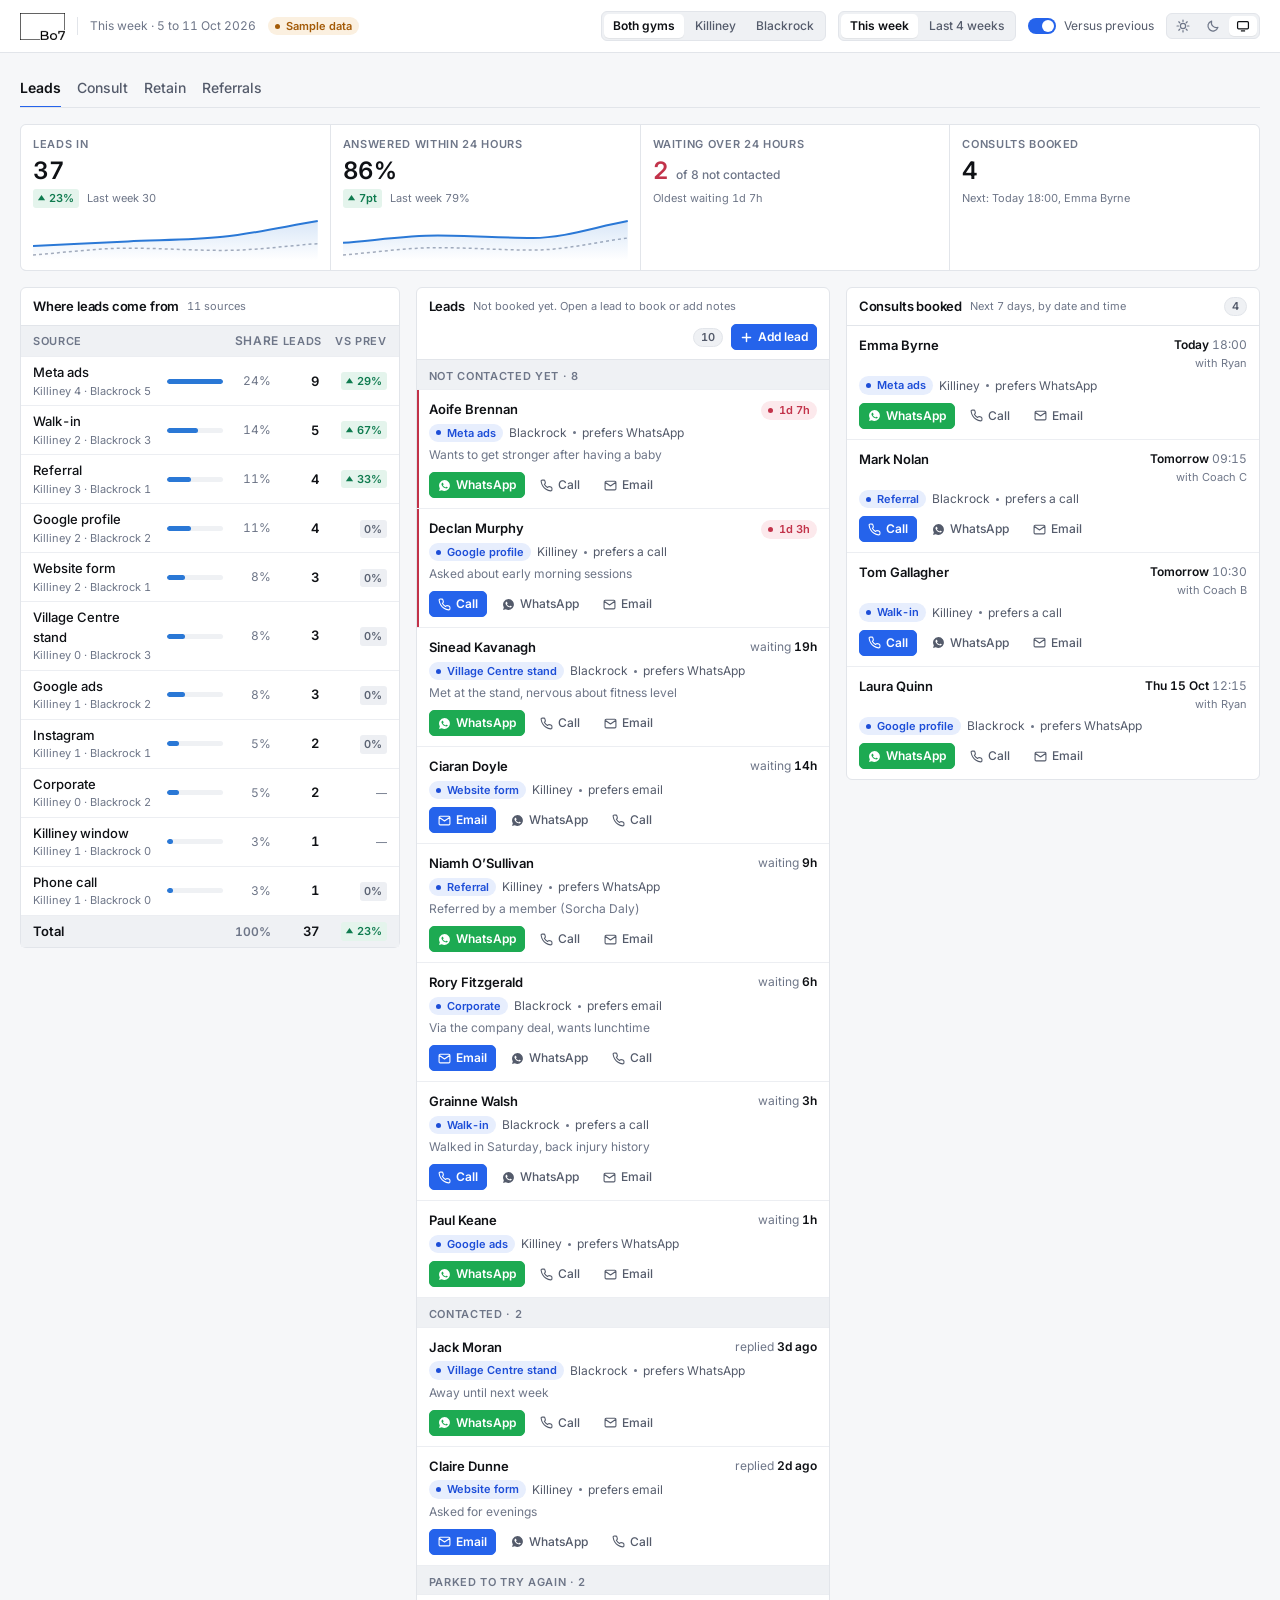
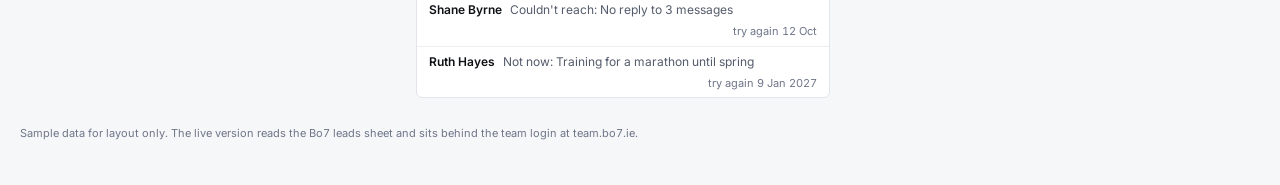
<file: site/dash/index.html>
<!doctype html>
<html lang="en">
<head>
<meta charset="utf-8">
<meta name="viewport" content="width=device-width, initial-scale=1, viewport-fit=cover">
<meta name="robots" content="noindex, nofollow">
<title>Bo7 Dashboard</title>
<link rel="icon" href="../assets/favicon.ico">
<script>try { var t = localStorage.getItem("bo7-dash-theme"); if (t === "light" || t === "dark") document.documentElement.setAttribute("data-theme", t); } catch (e) {}</script>
<link rel="preconnect" href="https://fonts.googleapis.com">
<link rel="preconnect" href="https://fonts.gstatic.com" crossorigin>
<link rel="stylesheet" href="https://fonts.googleapis.com/css2?family=Inter:wght@400;500;600;700&display=swap">
<style>
/* Bo7 dashboard. Built on the Observatory ("Operator") design system from alfred-workspace:
   dense, neutral, tool-like. Blue-biased neutrals, one accent (Observatory blue),
   semantic status colours, 4px rhythm, Inter with tabular numbers.
   No colour or size literals outside the tokens. Light on :root, dark via system or [data-theme]. */
:root {
  --bg-page: #F6F7F9; --bg-surface: #FFFFFF; --bg-sunken: #EFF1F4; --bg-raised: #FFFFFF;
  --bg-hover: #F2F4F7; --bg-active: #E8ECF2;
  --text-primary: #0F1115; --text-secondary: #545B6B; --text-tertiary: #6E7688; --text-inverse: #FFFFFF;
  --border: #E2E5EA; --border-strong: #CFD4DC;
  --accent: #2563EB; --accent-hover: #1D4ED8; --accent-text: #1D4ED8; --accent-subtle: #E7EEFD; --accent-contrast: #FFFFFF;
  --border-focus: #2563EB;
  --status-positive: #0F7B4F; --status-positive-subtle: #E4F4EC;
  --status-negative: #C2334A; --status-negative-subtle: #FCE9EC;
  --status-warning: #A35A07; --status-warning-subtle: #FBF0E0;
  --status-neutral: #5B6373; --status-neutral-subtle: #EDEFF3;
  --wa: #1DAA52; --wa-contrast: #FFFFFF;
  --chart-1: #2A78D6; --chart-grid: #ECEEF2; --chart-axis: #6E7688; --chart-compare: #A6ADBB;
  --table-border: #ECEEF2; --row-hover: #F5F7FA;
  --shadow-pop: 0 1px 2px rgba(15,17,21,.06), 0 8px 24px rgba(15,17,21,.10);
  --seg-shadow: 0 1px 1px rgba(15,17,21,.06);
  --logo-filter: invert(1); /* the logo file is white; dark on light pages */

  --font-ui: "Inter", -apple-system, BlinkMacSystemFont, "Segoe UI", Roboto, Helvetica, Arial, sans-serif;
  --fs-xs: 11px; --fs-sm: 12px; --fs-base: 13px; --fs-md: 14px; --fs-lg: 16px; --fs-xl: 20px; --fs-2xl: 24px; --fs-3xl: 30px;
  --track-tight: -0.014em; --track-wide: 0.06em;
  --space-1: 2px; --space-2: 4px; --space-3: 6px; --space-4: 8px; --space-5: 12px; --space-6: 16px; --space-7: 20px; --space-8: 24px; --space-9: 32px;
  --radius-sm: 3px; --radius-md: 5px; --radius-lg: 6px; --radius-full: 999px;
  --topbar-h: 52px; --content-max: 1560px; --pad-x: 20px;
  color-scheme: light;
}
@media (prefers-color-scheme: dark) {
  :root:not([data-theme="light"]) {
    --bg-page: #0B0D11; --bg-surface: #121519; --bg-sunken: #0E1115; --bg-raised: #171B21;
    --bg-hover: #1A1E25; --bg-active: #232830;
    --text-primary: #EEF1F6; --text-secondary: #A2AAB8; --text-tertiary: #7F8898; --text-inverse: #0B0D11;
    --border: #232830; --border-strong: #333A45;
    --accent: #3B82F6; --accent-hover: #5A98F8; --accent-text: #5A98F8; --accent-subtle: #152239; --accent-contrast: #07090D;
    --border-focus: #3B82F6;
    --status-positive: #3FD08F; --status-positive-subtle: #0F2A20;
    --status-negative: #FF7B8B; --status-negative-subtle: #331419;
    --status-warning: #F0B429; --status-warning-subtle: #302209;
    --status-neutral: #98A1B0; --status-neutral-subtle: #1C2129;
    --wa: #25D366; --wa-contrast: #06210F;
    --chart-1: #3987E5; --chart-grid: #1F242B; --chart-axis: #7F8898; --chart-compare: #5C6472;
    --table-border: #1F242B; --row-hover: #171B22;
    --shadow-pop: 0 1px 2px rgba(0,0,0,.5), 0 10px 28px rgba(0,0,0,.55);
    --seg-shadow: 0 1px 1px rgba(0,0,0,.4);
    --logo-filter: none;
    color-scheme: dark;
  }
}
:root[data-theme="dark"] {
  --bg-page: #0B0D11; --bg-surface: #121519; --bg-sunken: #0E1115; --bg-raised: #171B21;
  --bg-hover: #1A1E25; --bg-active: #232830;
  --text-primary: #EEF1F6; --text-secondary: #A2AAB8; --text-tertiary: #7F8898; --text-inverse: #0B0D11;
  --border: #232830; --border-strong: #333A45;
  --accent: #3B82F6; --accent-hover: #5A98F8; --accent-text: #5A98F8; --accent-subtle: #152239; --accent-contrast: #07090D;
  --border-focus: #3B82F6;
  --status-positive: #3FD08F; --status-positive-subtle: #0F2A20;
  --status-negative: #FF7B8B; --status-negative-subtle: #331419;
  --status-warning: #F0B429; --status-warning-subtle: #302209;
  --status-neutral: #98A1B0; --status-neutral-subtle: #1C2129;
  --wa: #25D366; --wa-contrast: #06210F;
  --chart-1: #3987E5; --chart-grid: #1F242B; --chart-axis: #7F8898; --chart-compare: #5C6472;
  --table-border: #1F242B; --row-hover: #171B22;
  --shadow-pop: 0 1px 2px rgba(0,0,0,.5), 0 10px 28px rgba(0,0,0,.55);
  --seg-shadow: 0 1px 1px rgba(0,0,0,.4);
    --logo-filter: none;
  color-scheme: dark;
}

* { box-sizing: border-box; }
html, body { margin: 0; }
body { background: var(--bg-page); color: var(--text-primary); font: 400 var(--fs-base)/1.5 var(--font-ui); font-variant-numeric: tabular-nums; overflow-x: clip; }
button { font: inherit; color: inherit; }
:focus-visible { outline: 2px solid var(--border-focus); outline-offset: 1px; }
@media (prefers-reduced-motion: reduce) { * { transition-duration: 0.01ms !important; animation-duration: 0.01ms !important; } }

/* Top bar */
.topbar { position: sticky; top: env(safe-area-inset-top, 0px); z-index: 30; background: var(--bg-surface); border-bottom: 1px solid var(--border); }
.topbar-inner { max-width: var(--content-max); margin: 0 auto; padding-inline: var(--pad-x); min-height: var(--topbar-h); display: flex; align-items: center; gap: var(--space-5); flex-wrap: wrap; padding-block: var(--space-3); }
.brand { display: flex; align-items: center; gap: var(--space-4); }
.logo { display: block; width: 45px; height: 27px; filter: var(--logo-filter); }
.title { font-size: var(--fs-md); font-weight: 600; letter-spacing: var(--track-tight); }
.sep { width: 1px; height: 18px; background: var(--border); }
.sub { font-size: var(--fs-sm); color: var(--text-tertiary); }
.right { margin-left: auto; display: flex; align-items: center; gap: var(--space-5); flex-wrap: wrap; }

.chip { display: inline-flex; align-items: center; gap: var(--space-3); padding: 1px 7px; border-radius: var(--radius-full); font-size: var(--fs-xs); font-weight: 600; background: var(--status-neutral-subtle); color: var(--status-neutral); white-space: nowrap; }
.chip::before { content: ""; width: 5px; height: 5px; border-radius: 50%; background: currentColor; }
.chip.warn { background: var(--status-warning-subtle); color: var(--status-warning); }
.chip.bad { background: var(--status-negative-subtle); color: var(--status-negative); }
.chip.ok { background: var(--status-positive-subtle); color: var(--status-positive); }
.chip.info { background: var(--accent-subtle); color: var(--accent-text); }
.chip.mute::before { display: none; }

.seg { display: inline-flex; gap: var(--space-1); padding: var(--space-1); background: var(--bg-sunken); border: 1px solid var(--border); border-radius: var(--radius-lg); }
.seg button { border: 0; background: none; padding: 3px 9px; border-radius: var(--radius-md); font-size: var(--fs-sm); font-weight: 500; color: var(--text-secondary); cursor: pointer; }
.seg button:hover { color: var(--text-primary); }
.seg button[aria-pressed="true"] { background: var(--bg-surface); color: var(--text-primary); font-weight: 600; box-shadow: var(--seg-shadow); }

.seg.icons button { display: grid; place-items: center; padding: 3px 7px; color: var(--text-tertiary); }
.seg.icons button:hover { color: var(--text-primary); }
.seg.icons button[aria-pressed="true"] { color: var(--text-primary); }
.seg.icons svg { display: block; width: 14px; height: 14px; }
.switch { display: inline-flex; align-items: center; gap: var(--space-4); font-size: var(--fs-sm); color: var(--text-secondary); cursor: pointer; user-select: none; }
.switch input { position: absolute; opacity: 0; width: 1px; height: 1px; }
.track { width: 28px; height: 16px; border-radius: var(--radius-full); background: var(--border-strong); position: relative; transition: background .15s; flex: none; }
.track::after { content: ""; position: absolute; top: 2px; left: 2px; width: 12px; height: 12px; border-radius: 50%; background: var(--bg-surface); transition: transform .15s; }
.switch input:checked + .track { background: var(--accent); }
.switch input:checked + .track::after { transform: translateX(12px); }
.switch input:focus-visible + .track { outline: 2px solid var(--border-focus); outline-offset: 1px; }

/* Content */
.content { max-width: var(--content-max); margin: 0 auto; padding: var(--space-6) var(--pad-x) var(--space-9); display: flex; flex-direction: column; gap: var(--space-6); }
.tabs { display: flex; gap: var(--space-6); border-bottom: 1px solid var(--border); overflow-x: auto; scrollbar-width: none; }
.tabs::-webkit-scrollbar { display: none; }
.tabs button { border: 0; background: none; padding: var(--space-4) 0; margin-bottom: -1px; border-bottom: 2px solid transparent; font-size: var(--fs-md); font-weight: 500; color: var(--text-secondary); cursor: pointer; white-space: nowrap; display: inline-flex; align-items: center; gap: var(--space-3); }
.tabs button:hover:not([disabled]) { color: var(--text-primary); }
.tabs button[aria-selected="true"] { color: var(--text-primary); font-weight: 600; border-bottom-color: var(--accent); }
.tabs button[disabled] { cursor: default; color: var(--text-tertiary); }
.scope { font-size: var(--fs-xs); color: var(--text-tertiary); margin: calc(var(--space-6) * -1 + var(--space-4)) 0 0; }

/* KPI strip: one bordered object split by hairlines */
.kpis { display: grid; grid-template-columns: repeat(4, minmax(0, 1fr)); gap: 1px; background: var(--border); border: 1px solid var(--border); border-radius: var(--radius-lg); overflow: hidden; }
.kpi { background: var(--bg-surface); padding: 11px 12px 10px; display: flex; flex-direction: column; min-width: 0; }
.eyebrow { font-size: var(--fs-xs); font-weight: 600; text-transform: uppercase; letter-spacing: var(--track-wide); color: var(--text-tertiary); }
.kpi-value { font-size: var(--fs-2xl); font-weight: 600; letter-spacing: var(--track-tight); line-height: 1.2; margin-top: var(--space-2); display: flex; align-items: baseline; gap: var(--space-4); flex-wrap: wrap; }
.kpi-value.bad { color: var(--status-negative); }
.kpi-secondary { font-size: var(--fs-sm); font-weight: 500; color: var(--text-tertiary); letter-spacing: 0; }
.kpi-meta { display: flex; align-items: center; gap: var(--space-4); min-height: 17px; margin-top: var(--space-2); }
.kpi-ly { font-size: var(--fs-xs); color: var(--text-tertiary); }
.spark { display: block; width: 100%; height: 44px; margin-top: var(--space-4); }
@media (max-width: 900px) { .kpis { grid-template-columns: repeat(2, minmax(0, 1fr)); } }
@media (max-width: 640px) { .kpi-value { font-size: var(--fs-xl); } }

.delta { display: inline-flex; align-items: center; gap: 3px; padding: 1px 5px 1px 4px; border-radius: var(--radius-sm); font-size: var(--fs-xs); font-weight: 600; }
.delta svg { width: 9px; height: 9px; }
.delta.good { background: var(--status-positive-subtle); color: var(--status-positive); }
.delta.bad { background: var(--status-negative-subtle); color: var(--status-negative); }
.delta.flat { background: var(--status-neutral-subtle); color: var(--status-neutral); }

/* Board */
.board { display: grid; grid-template-columns: minmax(0, 1.1fr) minmax(0, 1.2fr) minmax(0, 1.2fr); gap: var(--space-6); align-items: start; }
@media (max-width: 1240px) { .board { grid-template-columns: minmax(0, 1fr) minmax(0, 1fr); } .panel.sources { grid-column: 1 / -1; order: 3; } }
@media (max-width: 760px) { .board { grid-template-columns: minmax(0, 1fr); } }

.panel { background: var(--bg-surface); border: 1px solid var(--border); border-radius: var(--radius-lg); min-width: 0; }
.panel-head { min-height: 36px; padding: 9px 12px; border-bottom: 1px solid var(--border); display: flex; flex-wrap: wrap; align-items: center; gap: var(--space-4); }
.panel-title { font-size: var(--fs-base); font-weight: 600; letter-spacing: var(--track-tight); }
.panel-note { font-size: var(--fs-xs); color: var(--text-tertiary); }
.panel-actions { margin-left: auto; display: flex; align-items: center; gap: var(--space-4); }
.count { font-size: var(--fs-xs); font-weight: 600; color: var(--text-secondary); background: var(--bg-sunken); border: 1px solid var(--border); border-radius: var(--radius-full); padding: 0 7px; }

/* Sources: qualifiers left, numbers right, the bar is the aside */
.src-row { display: grid; grid-template-columns: minmax(0, 1fr) 72px 40px 30px; gap: var(--space-5); align-items: center; padding: 6px 12px; border-bottom: 1px solid var(--table-border); }
.src-row:last-child { border-bottom: 0; }
.src-row:hover { background: var(--row-hover); }
.src-name { color: var(--text-primary); font-weight: 500; min-width: 0; }
.src-split { display: block; font-size: var(--fs-xs); color: var(--text-tertiary); font-weight: 400; }
.meter { height: 5px; border-radius: var(--radius-full); background: var(--bg-sunken); overflow: hidden; }
.meter i { display: block; height: 100%; background: var(--chart-1); border-radius: var(--radius-full); }
.src-share { text-align: right; font-size: var(--fs-sm); color: var(--text-tertiary); }
.src-val { text-align: right; font-weight: 600; }
.src-head { white-space: nowrap; font-size: var(--fs-xs); font-weight: 600; text-transform: uppercase; letter-spacing: var(--track-wide); color: var(--text-tertiary); background: var(--bg-sunken); }
.src-head:hover { background: var(--bg-sunken); }
.src-foot { font-weight: 600; background: var(--bg-sunken); }
.src-foot:hover { background: var(--bg-sunken); }
.src-delta { justify-self: end; }

/* Lead rows */
.group-label { padding: var(--space-4) 12px var(--space-2); font-size: var(--fs-xs); font-weight: 600; text-transform: uppercase; letter-spacing: var(--track-wide); color: var(--text-tertiary); background: var(--bg-sunken); border-bottom: 1px solid var(--table-border); }
.lead { padding: 10px 12px; border-bottom: 1px solid var(--table-border); display: grid; grid-template-columns: minmax(0, 1fr) auto; gap: var(--space-2) var(--space-5); position: relative; }
.lead:last-child { border-bottom: 0; }
.lead:hover { background: var(--row-hover); }
.lead.late::before { content: ""; position: absolute; left: 0; top: 0; bottom: 0; width: 2px; background: var(--status-negative); }
.lead-name { font-weight: 600; font-size: var(--fs-base); }
.lead-when { text-align: right; font-size: var(--fs-sm); color: var(--text-tertiary); white-space: nowrap; }
.lead-when b { color: var(--text-primary); font-weight: 600; }
.lead-meta { grid-column: 1 / -1; display: flex; flex-wrap: wrap; align-items: center; gap: var(--space-3); font-size: var(--fs-sm); color: var(--text-secondary); }
.dot-sep { width: 3px; height: 3px; border-radius: 50%; background: var(--text-tertiary); }
.lead-note { grid-column: 1 / -1; font-size: var(--fs-sm); color: var(--text-tertiary); margin: 0; }
.lead-actions { grid-column: 1 / -1; display: flex; flex-wrap: wrap; gap: var(--space-3); margin-top: var(--space-2); }
.btn { display: inline-flex; align-items: center; gap: 5px; white-space: nowrap; padding: 3px 8px; border-radius: var(--radius-md); font-size: var(--fs-sm); font-weight: 500; border: 1px solid var(--border-strong); background: var(--bg-surface); color: var(--text-primary); cursor: pointer; }
.btn:hover { background: var(--bg-hover); }
.btn svg { width: 13px; height: 13px; flex: none; }
.btn.primary { background: var(--accent); border-color: var(--accent); color: var(--accent-contrast); font-weight: 600; }
.btn.primary:hover { background: var(--accent-hover); border-color: var(--accent-hover); }
.btn.primary.wa { background: var(--wa); border-color: var(--wa); color: var(--wa-contrast); }
.btn.ghost { border-color: transparent; background: none; color: var(--text-secondary); }
.btn.ghost:hover { background: var(--bg-hover); color: var(--text-primary); }
.empty { padding: 32px 12px; text-align: center; font-size: var(--fs-sm); color: var(--text-tertiary); }

.foot-note { font-size: var(--fs-xs); color: var(--text-tertiary); }

/* Lead rows open the lead dialog */
.lead.clickable { cursor: pointer; }
.lead.clickable:focus-visible { outline: 2px solid var(--border-focus); outline-offset: -2px; }
.lead-coach { font-size: var(--fs-xs); color: var(--text-tertiary); }

/* Lead dialog. Closed dialogs must stay display:none. */
.dlg:not([open]) { display: none; }
.dlg { padding: 0; border: 1px solid var(--border); border-radius: var(--radius-lg); background: var(--bg-surface); color: var(--text-primary); box-shadow: var(--shadow-pop); width: min(960px, calc(100% - 32px)); max-height: calc(100vh - 48px); overflow: hidden; }
.dlg[open] { display: flex; flex-direction: column; }
.dlg::backdrop { background: rgba(11, 13, 17, .45); }
.dlg-head { display: flex; align-items: flex-start; gap: var(--space-5); padding: 12px 16px; border-bottom: 1px solid var(--border); }
.dlg-title { font-size: var(--fs-lg); font-weight: 600; letter-spacing: var(--track-tight); margin: 0; }
.dlg-head .lead-meta { margin-top: var(--space-2); }
.dlg-head .lead-actions { margin-top: var(--space-3); }
.icon-btn { margin-left: auto; border: 0; background: none; color: var(--text-tertiary); border-radius: var(--radius-md); padding: var(--space-2); cursor: pointer; display: grid; place-items: center; }
.icon-btn:hover { background: var(--bg-hover); color: var(--text-primary); }
.icon-btn svg { width: 16px; height: 16px; }
.dlg-body { display: grid; grid-template-columns: minmax(0, 1.5fr) minmax(0, 1fr); overflow: auto; flex: 1; }
.dlg-col { padding: 14px 16px; display: flex; flex-direction: column; gap: var(--space-5); min-width: 0; }
.dlg-col + .dlg-col { border-left: 1px solid var(--border); background: var(--bg-page); }
.dlg-section { font-size: var(--fs-base); font-weight: 600; letter-spacing: var(--track-tight); display: flex; align-items: center; gap: var(--space-4); }
.dlg-section .panel-note { font-weight: 400; }
.field { display: flex; flex-direction: column; gap: var(--space-2); }
.field > span { font-size: var(--fs-xs); font-weight: 600; text-transform: uppercase; letter-spacing: var(--track-wide); color: var(--text-tertiary); }
.days { display: grid; grid-template-columns: repeat(7, minmax(0, 1fr)); gap: var(--space-2); }
.day { border: 1px solid var(--border); background: var(--bg-surface); border-radius: var(--radius-md); padding: 6px 4px; cursor: pointer; display: flex; flex-direction: column; align-items: center; gap: 1px; font-size: var(--fs-xs); color: var(--text-secondary); }
.day b { font-size: var(--fs-md); color: var(--text-primary); font-weight: 600; }
.day:hover:not([disabled]) { background: var(--bg-hover); }
.day[aria-pressed="true"] { border-color: var(--accent); background: var(--accent-subtle); color: var(--accent-text); }
.day[aria-pressed="true"] b { color: var(--accent-text); }
.day[disabled] { cursor: default; opacity: .45; }
.slots { display: grid; grid-template-columns: repeat(auto-fill, minmax(104px, 1fr)); gap: var(--space-3); min-height: 64px; align-content: start; }
.slot { border: 1px solid var(--border-strong); background: var(--bg-surface); border-radius: var(--radius-md); padding: 5px 8px; cursor: pointer; text-align: left; display: flex; flex-direction: column; }
.slot b { font-weight: 600; font-size: var(--fs-base); }
.slot span { font-size: var(--fs-xs); color: var(--text-tertiary); }
.slot:hover { background: var(--bg-hover); }
.slot[aria-pressed="true"] { background: var(--accent); border-color: var(--accent); color: var(--accent-contrast); }
.slot[aria-pressed="true"] span { color: var(--accent-contrast); opacity: .85; }
.slots .empty { grid-column: 1 / -1; padding: 16px 0; text-align: left; }
.summary { font-size: var(--fs-sm); color: var(--text-secondary); padding: 8px 10px; border-radius: var(--radius-md); background: var(--bg-sunken); border: 1px solid var(--border); }
.summary b { color: var(--text-primary); }
.callout { border: 1px solid var(--border); border-left: 2px solid var(--status-positive); border-radius: var(--radius-lg); background: var(--bg-surface); padding: 10px 12px; display: flex; flex-direction: column; gap: var(--space-3); }
.callout b { font-size: var(--fs-base); }
.callout p { margin: 0; font-size: var(--fs-sm); color: var(--text-secondary); }
.notes { display: flex; flex-direction: column; gap: var(--space-4); overflow: auto; }
.note { background: var(--bg-surface); border: 1px solid var(--border); border-radius: var(--radius-md); padding: 8px 10px; }
.note-meta { font-size: var(--fs-xs); color: var(--text-tertiary); }
.note p { margin: 2px 0 0; font-size: var(--fs-sm); white-space: pre-wrap; }
.input { font: inherit; font-size: var(--fs-base); color: var(--text-primary); background: var(--bg-surface); border: 1px solid var(--border-strong); border-radius: var(--radius-md); padding: 6px 8px; min-width: 0; width: 100%; }
textarea.input { resize: vertical; min-height: 72px; }
.input:focus { outline: none; border-color: var(--border-focus); box-shadow: 0 0 0 2px var(--accent-subtle); }
.input[aria-invalid="true"] { border-color: var(--status-negative); }
.dlg-foot { display: flex; align-items: center; gap: var(--space-4); padding: 10px 16px; border-top: 1px solid var(--border); background: var(--bg-surface); }
.dlg-foot .hint { font-size: var(--fs-xs); color: var(--text-tertiary); margin-right: auto; }
.btn.lg { padding: 5px 11px; font-size: var(--fs-base); }
.btn[disabled] { opacity: .45; cursor: default; }
@media (max-width: 860px) {
  .dlg-body { grid-template-columns: minmax(0, 1fr); }
  .dlg-col + .dlg-col { border-left: 0; border-top: 1px solid var(--border); }
}
@media (max-width: 640px) {
  .dlg { width: 100%; max-width: 100%; height: 100%; max-height: 100%; border-radius: 0; }
  .days { grid-template-columns: repeat(7, minmax(44px, 1fr)); overflow-x: auto; }
}

/* Add-a-lead form: one column, quick to fill in at the front desk */
.dlg.add { width: min(560px, calc(100% - 32px)); }
.add-body { padding: 14px 16px; display: flex; flex-direction: column; gap: var(--space-6); overflow: auto; flex: 1; }
.add-row { display: grid; grid-template-columns: minmax(0, 1fr) minmax(0, 1fr); gap: var(--space-5); }
.field > span i { font-style: normal; font-weight: 400; text-transform: none; letter-spacing: 0; }
.field .err { font-size: var(--fs-xs); font-style: normal; color: var(--status-negative); }
.field .fnote { font-size: var(--fs-xs); font-style: normal; color: var(--text-tertiary); }
.field .seg { flex-wrap: wrap; align-self: flex-start; }
.field select.input { appearance: auto; }
.field[hidden], #add-dupe:empty { display: none; }
.consent { display: flex; gap: var(--space-4); align-items: flex-start; font-size: var(--fs-base); cursor: pointer; }
.consent input { margin: 3px 0 0; width: 15px; height: 15px; accent-color: var(--accent); flex: none; }
.consent small { display: block; font-size: var(--fs-xs); color: var(--text-tertiary); }
.dupe { border: 1px solid var(--border); border-radius: var(--radius-lg); background: var(--bg-sunken); padding: 8px 10px; font-size: var(--fs-sm); display: flex; flex-wrap: wrap; align-items: center; gap: var(--space-3) var(--space-4); }
.dupe b { font-weight: 600; }
@media (max-width: 640px) {
  .add-row { grid-template-columns: minmax(0, 1fr); }
  .dlg.add { width: 100%; }
  .dlg.add .dlg-foot .btn.primary { flex: 1; justify-content: center; padding: 10px 12px; font-size: var(--fs-md); }
  .dlg.add .input { font-size: 16px; }
}

/* Referrals tab: members bringing friends, and the thank-yous due */
.rf { display: grid; grid-template-columns: minmax(0, 1.4fr) minmax(0, 0.9fr); gap: var(--space-6); align-items: start; }
.rrow { padding: 10px 12px; border-bottom: 1px solid var(--table-border); display: grid; grid-template-columns: 22px minmax(0, 1fr) auto; gap: var(--space-2) var(--space-4); align-items: baseline; }
.rrow:last-child { border-bottom: 0; }
.rrow .rank { font-size: var(--fs-sm); font-weight: 600; color: var(--text-tertiary); font-variant-numeric: tabular-nums; }
.rrow .lead-meta, .rrow .friends, .rrow .lead-actions { grid-column: 2 / -1; }
.rtally { text-align: right; font-size: var(--fs-sm); color: var(--text-secondary); white-space: nowrap; }
.rtally b { color: var(--text-primary); font-weight: 600; font-size: var(--fs-md); }
.friends { list-style: none; margin: var(--space-2) 0 0; padding: 0; border: 1px solid var(--border); border-radius: var(--radius-md); }
.friends li { display: flex; flex-wrap: wrap; align-items: center; gap: var(--space-2) var(--space-4); padding: 5px 8px; font-size: var(--fs-sm); border-bottom: 1px solid var(--table-border); }
.friends li:last-child { border-bottom: 0; }
.friends .fname { font-weight: 500; color: var(--text-primary); }
.friends .fwhen { margin-left: auto; font-size: var(--fs-xs); color: var(--text-tertiary); white-space: nowrap; }
.chip.mute2 { background: var(--status-neutral-subtle); color: var(--text-tertiary); }
@media (max-width: 1000px) { .rf { grid-template-columns: minmax(0, 1fr); } .rf .due-panel { order: -1; } }

/* Remove-from-board panel */
.park { margin-top: var(--space-4); border: 1px solid var(--border); border-radius: var(--radius-lg); background: var(--bg-sunken); padding: 10px 12px; display: flex; flex-direction: column; gap: var(--space-4); }
.park-title { font-size: var(--fs-base); font-weight: 600; }
.park p { margin: 0; font-size: var(--fs-sm); color: var(--text-secondary); }
.park-row { display: flex; flex-wrap: wrap; gap: var(--space-5); align-items: flex-end; }
.park-actions { display: flex; gap: var(--space-3); }
.btn.danger { background: var(--status-negative); border-color: var(--status-negative); color: var(--text-inverse); font-weight: 600; }
.parked { padding: 6px 12px; border-bottom: 1px solid var(--table-border); display: flex; flex-wrap: wrap; gap: var(--space-2) var(--space-4); align-items: baseline; font-size: var(--fs-sm); color: var(--text-secondary); }
.parked:last-child { border-bottom: 0; }
.parked b { color: var(--text-primary); font-weight: 600; }
.parked .due { margin-left: auto; color: var(--text-tertiary); font-size: var(--fs-xs); }

/* Tabs and panels */
.tabpanel { display: flex; flex-direction: column; gap: var(--space-6); }
.tabpanel[hidden], .seg[hidden], .switch[hidden] { display: none; }

/* Consult tab: list on the left, consult sheet on the right; full-screen sheet on phones */
.cx-bar { display: flex; flex-wrap: wrap; align-items: center; gap: var(--space-5); }
.cx { display: grid; grid-template-columns: minmax(0, 1fr) minmax(0, 1.35fr); gap: var(--space-6); align-items: start; }
.cx-row { width: 100%; border: 0; border-bottom: 1px solid var(--table-border); background: none; text-align: left; cursor: pointer; padding: 10px 12px; display: grid; grid-template-columns: 52px minmax(0, 1fr) auto; gap: var(--space-2) var(--space-5); align-items: center; min-height: 60px; }
.cx-row:hover { background: var(--row-hover); }
.cx-row[aria-current="true"] { background: var(--bg-active); box-shadow: inset 2px 0 0 var(--accent); }
.cx-time { font-size: var(--fs-md); font-weight: 600; letter-spacing: var(--track-tight); }
.cx-who { min-width: 0; }
.cx-who b { display: block; font-weight: 600; font-size: var(--fs-base); }
.cx-who span { display: block; font-size: var(--fs-sm); color: var(--text-tertiary); white-space: nowrap; overflow: hidden; text-overflow: ellipsis; }
.group-label.today { color: var(--accent-text); background: var(--accent-subtle); }
.cx-list-panel, .cx-detail { height: calc(100vh - var(--topbar-h) - 64px); min-height: 480px; }
.cx-list-panel { display: flex; flex-direction: column; overflow: hidden; }
.cx-list-panel #x-list { overflow: auto; flex: 1; }
.cx-detail { display: flex; flex-direction: column; overflow: hidden; }
.cx-empty { padding: 48px 16px; text-align: center; color: var(--text-tertiary); font-size: var(--fs-sm); }
.cx-head { padding: 12px 16px; border-bottom: 1px solid var(--border); display: flex; flex-direction: column; gap: var(--space-3); }
.cx-head-top { display: flex; align-items: center; gap: var(--space-4); }
.cx-name { font-size: var(--fs-xl); font-weight: 600; letter-spacing: var(--track-tight); margin: 0; flex: 1; min-width: 0; }
.cx-when { font-size: var(--fs-sm); color: var(--text-secondary); }
.cx-when b { color: var(--text-primary); }
.cx-back { display: none; }
.cx-body { overflow: auto; padding: 4px 16px 16px; display: flex; flex-direction: column; gap: var(--space-6); flex: 1; }
.cx-sec { display: flex; flex-direction: column; gap: var(--space-4); padding-top: var(--space-5); }
.cx-sec + .cx-sec { border-top: 1px solid var(--border); }
.cx-sec h3 { margin: 0; font-size: var(--fs-base); font-weight: 600; letter-spacing: var(--track-tight); display: flex; align-items: baseline; gap: var(--space-4); }
.cx-sec h3 .panel-note { font-weight: 400; }
.facts { display: grid; grid-template-columns: max-content minmax(0, 1fr); gap: 6px 16px; margin: 0; font-size: var(--fs-sm); }
.facts dt { color: var(--text-tertiary); }
.facts dd { margin: 0; color: var(--text-primary); }
.prev-notes { display: flex; flex-direction: column; gap: var(--space-3); }
.prev-notes .note { background: var(--bg-sunken); }
.cx textarea.input, .cx-detail textarea.input { min-height: 64px; }
.chips { display: flex; flex-wrap: wrap; gap: var(--space-3); }
.tog { border: 1px solid var(--border-strong); background: var(--bg-surface); color: var(--text-secondary); border-radius: var(--radius-full); padding: 5px 12px; font-size: var(--fs-sm); font-weight: 500; cursor: pointer; min-height: 32px; }
.tog:hover { background: var(--bg-hover); color: var(--text-primary); }
.tog[aria-pressed="true"] { background: var(--accent-subtle); border-color: var(--accent); color: var(--accent-text); font-weight: 600; }
.tog.big { padding: 8px 14px; font-size: var(--fs-base); min-height: 40px; }
.tog.good[aria-pressed="true"] { background: var(--status-positive-subtle); border-color: var(--status-positive); color: var(--status-positive); }
.tog.bad[aria-pressed="true"] { background: var(--status-negative-subtle); border-color: var(--status-negative); color: var(--status-negative); }
.saved { font-size: var(--fs-xs); color: var(--text-tertiary); }
.hint-text { font-size: var(--fs-xs); color: var(--text-tertiary); margin: 0; }
.cx-foot { padding: 10px 16px calc(10px + env(safe-area-inset-bottom, 0px)); border-top: 1px solid var(--border); display: flex; align-items: center; gap: var(--space-4); background: var(--bg-surface); }
.cx-foot .hint { font-size: var(--fs-xs); color: var(--text-tertiary); margin-right: auto; }

@media (max-width: 1000px) {
  .cx { grid-template-columns: minmax(0, 1fr); }
  .cx-detail { display: none; }
  .cx-list-panel { height: auto; min-height: 0; }
  .cx-detail.open { display: flex; position: fixed; inset: 0; z-index: 50; max-height: none; border-radius: 0; border: 0; padding-top: env(safe-area-inset-top, 0px); }
  .cx-back { display: grid; margin-left: -6px; }
  body.sheet-open { overflow: hidden; }
}
@media (max-width: 640px) {
  .cx-detail textarea.input { font-size: 16px; } /* stops phones zooming in on focus */
  .cx-foot .btn.primary { flex: 1; justify-content: center; padding: 10px 12px; font-size: var(--fs-md); }
  .cx-foot .hint { display: none; }
  .cx-row { grid-template-columns: 48px minmax(0, 1fr) auto; }
}

/* Retain tab: member health column, then the win-back list */
.rt { display: grid; grid-template-columns: minmax(0, 0.9fr) minmax(0, 1.4fr); gap: var(--space-6); align-items: start; }
.rt-health { display: grid; grid-template-columns: 92px minmax(0, 1fr); gap: var(--space-6); padding: 16px; align-items: stretch; }
.hcol { display: flex; flex-direction: column; height: 420px; border-radius: var(--radius-lg); overflow: hidden; gap: 2px; background: var(--bg-surface); }
.hseg { border: 0; padding: 0; margin: 0; min-height: 6px; display: flex; align-items: flex-start; justify-content: center; color: var(--text-inverse); font-weight: 600; font-size: var(--fs-sm); cursor: pointer; position: relative; }
.hseg span { padding-top: 8px; }
.hseg.healthy { background: var(--status-positive); cursor: default; }
.hseg.slowing { background: var(--status-warning); }
.hseg.risk { background: var(--status-negative); }
.hseg:not(.healthy):hover { filter: brightness(1.08); }
.hseg[aria-pressed="true"] { box-shadow: inset 0 0 0 3px var(--text-primary); }
.hlegend { display: flex; flex-direction: column; gap: var(--space-3); min-width: 0; }
.hrow { border: 1px solid var(--border); background: var(--bg-surface); border-radius: var(--radius-lg); padding: 10px 12px; text-align: left; display: grid; grid-template-columns: 10px minmax(0, 1fr) auto; gap: 2px var(--space-4); align-items: baseline; cursor: pointer; }
.hrow:hover { background: var(--bg-hover); }
.hrow[aria-pressed="true"] { border-color: var(--accent); background: var(--accent-subtle); }
.hrow.healthy { cursor: default; }
.hrow.healthy:hover { background: var(--bg-surface); }
.hdot { width: 10px; height: 10px; border-radius: 3px; align-self: center; }
.hdot.healthy { background: var(--status-positive); } .hdot.slowing { background: var(--status-warning); } .hdot.risk { background: var(--status-negative); }
.hname { font-weight: 600; font-size: var(--fs-base); }
.hnum { font-size: var(--fs-xl); font-weight: 600; letter-spacing: var(--track-tight); text-align: right; }
.hdef { grid-column: 2 / -1; font-size: var(--fs-xs); color: var(--text-tertiary); }
.hmeta { grid-column: 2 / -1; display: flex; flex-wrap: wrap; align-items: center; gap: var(--space-2) var(--space-4); font-size: var(--fs-xs); color: var(--text-tertiary); }
.hmeta > * { white-space: nowrap; }
.seq-row { display: grid; grid-template-columns: 64px minmax(0, 1fr) 64px 72px; gap: var(--space-5); align-items: center; padding: 6px 12px; border-bottom: 1px solid var(--table-border); font-size: var(--fs-base); }
.seq-row.head { background: var(--bg-sunken); font-size: var(--fs-xs); font-weight: 600; text-transform: uppercase; letter-spacing: var(--track-wide); color: var(--text-tertiary); }
.seq-row .when { color: var(--text-secondary); white-space: nowrap; }
.seq-row .who { color: var(--text-secondary); }
.seq-row .n { text-align: right; font-weight: 600; }
.seq-row.head .n { font-weight: 600; }
@media (max-width: 640px) { .seq-row { grid-template-columns: 52px minmax(0, 1fr) 52px 40px; gap: var(--space-4); } }
.seq-note { padding: 8px 12px; font-size: var(--fs-xs); color: var(--text-tertiary); border-bottom: 1px solid var(--border); }
.mrow { padding: 10px 12px; border-bottom: 1px solid var(--table-border); display: grid; grid-template-columns: minmax(0, 1fr) auto; gap: var(--space-2) var(--space-5); }
.mrow:last-child { border-bottom: 0; }
.mrow:hover { background: var(--row-hover); }
.mrow .lead-meta b { color: var(--text-primary); font-weight: 600; }
.mstage { text-align: right; display: flex; flex-direction: column; align-items: flex-end; gap: 2px; }
.mstage .next { font-size: var(--fs-xs); color: var(--text-tertiary); white-space: nowrap; }
.pace { font-variant-numeric: tabular-nums; }
@media (max-width: 1000px) { .rt { grid-template-columns: minmax(0, 1fr); } }
@media (max-width: 640px) { .mrow .lead-actions { gap: var(--space-1); } .mrow .btn.ghost { padding: 3px 6px; } .rt-health { grid-template-columns: 64px minmax(0, 1fr); gap: var(--space-5); padding: 12px; } .hcol { height: 340px; } .mstage .next { white-space: normal; } }

/* Toast */
.toast { position: fixed; left: 50%; bottom: calc(var(--space-8) + env(safe-area-inset-bottom, 0px)); transform: translateX(-50%); max-width: calc(100% - 32px); background: var(--bg-raised); border: 1px solid var(--border); box-shadow: var(--shadow-pop); color: var(--text-primary); padding: 9px 12px; border-radius: var(--radius-lg); font-size: var(--fs-sm); opacity: 0; transition: opacity .15s; pointer-events: none; }
.toast.show { opacity: 1; }

@media (max-width: 900px) { :root { --pad-x: 16px; } .sub, .sep { display: none; } }
@media (max-width: 640px) { :root { --pad-x: 12px; } .right { margin-left: 0; width: 100%; } .topbar { position: static; } }
</style>
</head>
<body>
<header class="topbar">
  <div class="topbar-inner">
    <div class="brand"><img class="logo" src="../assets/bo7-logo.png" alt="Bo7" width="45" height="27"></div>
    <span class="sep" aria-hidden="true"></span>
    <span class="sub" id="period-sub">This week · 5 to 11 Oct 2026</span>
    <span class="chip warn" title="Every name and number on this page is made up, for layout only.">Sample data</span>
    <div class="right">
      <div class="seg" role="group" aria-label="Gym">
        <button type="button" data-gym="all" aria-pressed="true">Both gyms</button>
        <button type="button" data-gym="Killiney" aria-pressed="false">Killiney</button>
        <button type="button" data-gym="Blackrock" aria-pressed="false">Blackrock</button>
      </div>
      <div class="seg" role="group" aria-label="Period" id="period-seg">
        <button type="button" data-period="week" aria-pressed="true">This week</button>
        <button type="button" data-period="month" aria-pressed="false">Last 4 weeks</button>
      </div>
      <label class="switch" id="compare-wrap"><input type="checkbox" id="compare" checked><span class="track" aria-hidden="true"></span>Versus previous</label>
      <div class="seg icons" role="group" aria-label="Theme">
        <button type="button" data-theme-opt="light" aria-pressed="false" title="Light" aria-label="Light"><svg viewBox="0 0 16 16" fill="none" stroke="currentColor" stroke-width="1.4" stroke-linecap="round" aria-hidden="true"><circle cx="8" cy="8" r="3"/><path d="M8 1.2v1.6M8 13.2v1.6M1.2 8h1.6M13.2 8h1.6M3.2 3.2l1.1 1.1M11.7 11.7l1.1 1.1M3.2 12.8l1.1-1.1M11.7 4.3l1.1-1.1"/></svg></button>
        <button type="button" data-theme-opt="dark" aria-pressed="false" title="Dark" aria-label="Dark"><svg viewBox="0 0 16 16" fill="none" stroke="currentColor" stroke-width="1.4" stroke-linejoin="round" aria-hidden="true"><path d="M13.6 9.6A5.8 5.8 0 0 1 6.4 2.4a5.8 5.8 0 1 0 7.2 7.2Z"/></svg></button>
        <button type="button" data-theme-opt="system" aria-pressed="false" title="System" aria-label="System"><svg viewBox="0 0 16 16" fill="none" stroke="currentColor" stroke-width="1.4" aria-hidden="true"><rect x="1.8" y="3" width="12.4" height="8.2" rx="1.2"/><path d="M5.6 13.6h4.8"/></svg></button>
      </div>
    </div>
  </div>
</header>

<main class="content">
  <nav class="tabs" role="tablist" aria-label="Dashboard sections">
    <button role="tab" aria-selected="true" type="button" data-tab="leads">Leads</button>
    <button role="tab" aria-selected="false" type="button" data-tab="consult">Consult</button>
    <button role="tab" aria-selected="false" type="button" data-tab="retain">Retain</button>
    <button role="tab" aria-selected="false" type="button" data-tab="refer">Referrals</button>
  </nav>

  <div class="tabpanel" id="tab-leads" role="tabpanel">
  <section class="kpis" aria-label="Summary">
    <div class="kpi">
      <span class="eyebrow">Leads in</span>
      <span class="kpi-value" id="k-leads">0</span>
      <span class="kpi-meta" id="m-leads"></span>
      <svg class="spark" id="s-leads" viewBox="0 0 300 40" preserveAspectRatio="none" aria-hidden="true"></svg>
    </div>
    <div class="kpi">
      <span class="eyebrow">Answered within 24 hours</span>
      <span class="kpi-value" id="k-reply">0%</span>
      <span class="kpi-meta" id="m-reply"></span>
      <svg class="spark" id="s-reply" viewBox="0 0 300 40" preserveAspectRatio="none" aria-hidden="true"></svg>
    </div>
    <div class="kpi">
      <span class="eyebrow">Waiting over 24 hours</span>
      <span class="kpi-value bad" id="k-late">0</span>
      <span class="kpi-meta"><span class="kpi-ly" id="m-late"></span></span>
    </div>
    <div class="kpi">
      <span class="eyebrow">Consults booked</span>
      <span class="kpi-value" id="k-consult">0</span>
      <span class="kpi-meta"><span class="kpi-ly" id="m-consult"></span></span>
    </div>
  </section>

  <div class="board">
    <section class="panel sources" aria-labelledby="h-sources">
      <div class="panel-head"><span class="panel-title" id="h-sources">Where leads come from</span><span class="panel-note" id="n-sources"></span></div>
      <div id="src-list"></div>
    </section>

    <section class="panel" aria-labelledby="h-new">
      <div class="panel-head"><span class="panel-title" id="h-new">Leads</span><span class="panel-note">Not booked yet. Open a lead to book or add notes</span><span class="panel-actions"><span class="count" id="c-new">0</span><button type="button" class="btn primary" id="add-open"><svg viewBox="0 0 16 16" fill="none" stroke="currentColor" stroke-width="1.8" stroke-linecap="round" aria-hidden="true"><path d="M8 3v10M3 8h10"/></svg>Add lead</button></span></div>
      <div id="list-new"></div>
    </section>

    <section class="panel" aria-labelledby="h-consult">
      <div class="panel-head"><span class="panel-title" id="h-consult">Consults booked</span><span class="panel-note">Next 7 days, by date and time</span><span class="panel-actions"><span class="count" id="c-consult">0</span></span></div>
      <div id="list-consult"></div>
    </section>
  </div>

  </div>

  <div class="tabpanel" id="tab-consult" role="tabpanel" hidden>
    <section class="kpis" aria-label="This week's consults">
      <div class="kpi"><span class="eyebrow">Booked this week</span><span class="kpi-value" id="x-booked">0</span><span class="kpi-meta"><span class="kpi-ly" id="x-booked-m"></span></span></div>
      <div class="kpi"><span class="eyebrow">Done</span><span class="kpi-value" id="x-done">0</span><span class="kpi-meta"><span class="kpi-ly" id="x-done-m"></span></span></div>
      <div class="kpi"><span class="eyebrow">Showed up</span><span class="kpi-value" id="x-show">0%</span><span class="kpi-meta"><span class="kpi-ly" id="x-show-m"></span></span></div>
      <div class="kpi"><span class="eyebrow">Joined</span><span class="kpi-value" id="x-joined">0</span><span class="kpi-meta"><span class="kpi-ly" id="x-joined-m"></span></span></div>
    </section>
    <div class="cx-bar">
      <div class="seg" role="group" aria-label="Coach" id="x-coach"></div>
      <span class="panel-note">This week and next. Open a consult to take notes and record the outcome.</span>
    </div>
    <div class="cx">
      <section class="panel cx-list-panel" aria-labelledby="x-list-h">
        <div class="panel-head"><span class="panel-title" id="x-list-h">Consults</span><span class="panel-actions"><span class="count" id="x-count">0</span></span></div>
        <div id="x-list"></div>
      </section>
      <section class="panel cx-detail" id="cx-detail" aria-label="Consult"></section>
    </div>
  </div>

  <div class="tabpanel" id="tab-retain" role="tabpanel" hidden>
    <section class="kpis" aria-label="Member health">
      <div class="kpi"><span class="eyebrow">Members</span><span class="kpi-value" id="r-members">0</span><span class="kpi-meta"><span class="kpi-ly" id="r-members-m"></span></span></div>
      <div class="kpi"><span class="eyebrow">Healthy</span><span class="kpi-value" id="r-healthy">0%</span><span class="kpi-meta" id="r-healthy-m"></span></div>
      <div class="kpi"><span class="eyebrow">Won back, last 30 days</span><span class="kpi-value" id="r-won">0</span><span class="kpi-meta"><span class="kpi-ly" id="r-won-m"></span></span></div>
      <div class="kpi"><span class="eyebrow">Win-back rate</span><span class="kpi-value" id="r-rate">0%</span><span class="kpi-meta"><span class="kpi-ly" id="r-rate-m"></span></span></div>
    </section>
    <div class="rt">
      <section class="panel" aria-labelledby="r-health-h">
        <div class="panel-head"><span class="panel-title" id="r-health-h">Member health</span><span class="panel-note">From Glofox bookings and check-ins</span><span class="panel-actions"><div class="seg" role="group" aria-label="Gym" id="r-gym"></div></span></div>
        <div class="rt-health">
          <div class="hcol" id="r-col" role="group" aria-label="Members by health"></div>
          <div class="hlegend" id="r-legend"></div>
        </div>
      </section>
      <section class="panel" id="r-list-panel" aria-labelledby="r-list-h">
        <div class="panel-head"><span class="panel-title" id="r-list-h">Win-back</span><span class="panel-note" id="r-list-note"></span><span class="panel-actions"><span class="count" id="r-count">0</span></span></div>
        <div id="r-seq"></div>
        <div id="r-list"></div>
      </section>
    </div>
  </div>

  <div class="tabpanel" id="tab-refer" role="tabpanel" hidden>
    <section class="kpis" aria-label="Referrals">
      <div class="kpi"><span class="eyebrow">Friends referred, last 90 days</span><span class="kpi-value" id="f-ref">0</span><span class="kpi-meta"><span class="kpi-ly" id="f-ref-m"></span></span></div>
      <div class="kpi"><span class="eyebrow">Joined</span><span class="kpi-value" id="f-joined">0</span><span class="kpi-meta"><span class="kpi-ly" id="f-joined-m"></span></span></div>
      <div class="kpi"><span class="eyebrow">Join rate</span><span class="kpi-value" id="f-rate">0%</span><span class="kpi-meta"><span class="kpi-ly" id="f-rate-m"></span></span></div>
      <div class="kpi"><span class="eyebrow">Thank-yous due</span><span class="kpi-value" id="f-due">0</span><span class="kpi-meta"><span class="kpi-ly" id="f-due-m"></span></span></div>
    </section>
    <div class="rf">
      <section class="panel" aria-labelledby="f-list-h">
        <div class="panel-head"><span class="panel-title" id="f-list-h">Members bringing friends</span><span class="panel-note">Most friends joined first. Last 90 days</span><span class="panel-actions"><span class="count" id="f-count">0</span></span></div>
        <div id="f-list"></div>
      </section>
      <section class="panel due-panel" aria-labelledby="f-due-h">
        <div class="panel-head"><span class="panel-title" id="f-due-h">Thank-yous due</span><span class="panel-note">Their friend joined. A free week, and a message from Ryan</span><span class="panel-actions"><span class="count" id="f-due-count">0</span></span></div>
        <div id="f-due-list"></div>
      </section>
    </div>
  </div>

  <p class="foot-note">Sample data for layout only. The live version reads the Bo7 leads sheet and sits behind the team login at team.bo7.ie.</p>
</main>
<dialog class="dlg" id="lead-dlg" aria-labelledby="dlg-name">
  <div class="dlg-head">
    <div style="min-width:0">
      <h2 class="dlg-title" id="dlg-name">Name</h2>
      <div id="dlg-meta"></div>
      <div id="dlg-contact"></div>
      <div id="dlg-status" style="display:flex;align-items:center;gap:8px;flex-wrap:wrap;margin-top:8px"></div>
      <div id="dlg-remove"></div>
    </div>
    <button type="button" class="icon-btn" id="dlg-close" aria-label="Close" autofocus><svg viewBox="0 0 16 16" fill="none" stroke="currentColor" stroke-width="1.6" stroke-linecap="round" aria-hidden="true"><path d="M4 4l8 8M12 4l-8 8"/></svg></button>
  </div>
  <div class="dlg-body">
    <section class="dlg-col" aria-labelledby="dlg-book-h">
      <div class="dlg-section" id="dlg-book-h">Book a consultation <span class="panel-note">Bo7 consultations calendar</span></div>
      <div id="dlg-booked"></div>
      <div style="display:flex;flex-wrap:wrap;gap:12px">
        <label class="field"><span>Gym</span><div class="seg" role="group" aria-label="Gym" id="dlg-gym"></div></label>
        <label class="field"><span>Coach</span><div class="seg" role="group" aria-label="Coach" id="dlg-coach"></div></label>
      </div>
      <div class="field"><span>Day</span><div class="days" id="dlg-days"></div></div>
      <div class="field"><span>Free times</span><div class="slots" id="dlg-slots"></div></div>
      <div class="summary" id="dlg-summary">Pick a time.</div>
    </section>
    <section class="dlg-col" aria-labelledby="dlg-notes-h">
      <div class="dlg-section" id="dlg-notes-h">Notes <span class="panel-note" id="dlg-notes-count"></span></div>
      <div class="notes" id="dlg-notes"></div>
      <label class="field"><span>Add a note</span><textarea class="input" id="dlg-note-text" rows="3" placeholder="What did they say? Goals, injuries, best times to reach them..."></textarea></label>
      <div><button type="button" class="btn" id="dlg-note-add">Add note</button></div>
    </section>
  </div>
  <div class="dlg-foot">
    <span class="hint">Sample data. Nothing is saved or sent.</span>
    <button type="button" class="btn ghost lg" id="dlg-cancel">Cancel</button>
    <button type="button" class="btn primary lg" id="dlg-book" disabled>Book consult</button>
  </div>
</dialog>
<dialog class="dlg add" id="add-dlg" aria-labelledby="add-title">
  <form id="add-form" novalidate style="display:contents">
  <div class="dlg-head">
    <div style="min-width:0">
      <h2 class="dlg-title" id="add-title">Add a lead</h2>
      <p class="panel-note" style="margin:2px 0 0">Walk-ins, calls, WhatsApps and emails. Add them there and then.</p>
    </div>
    <button type="button" class="icon-btn" id="add-close" aria-label="Close"><svg viewBox="0 0 16 16" fill="none" stroke="currentColor" stroke-width="1.6" stroke-linecap="round" aria-hidden="true"><path d="M4 4l8 8M12 4l-8 8"/></svg></button>
  </div>
  <div class="add-body">
    <div class="field"><span>Logged by</span><div class="seg" role="group" aria-label="Logged by" id="add-by"></div><em class="err" id="add-by-err" hidden>Pick who took this lead.</em></div>
    <div class="field"><span>How they got in touch</span><div class="seg" role="group" aria-label="How they got in touch" id="add-how"></div></div>
    <label class="field" id="add-ref-wrap" hidden><span>Referred by</span>
      <input class="input" id="add-ref" list="add-ref-list" autocomplete="off" placeholder="Start typing the member's name">
      <datalist id="add-ref-list"></datalist>
      <em class="err" id="add-ref-err" hidden>Pick the member from the list.</em>
      <em class="fnote">In the live version you can also search by the number they messaged from.</em>
    </label>
    <label class="field" id="add-match-wrap" hidden><span>Their opening message matched <i>(optional)</i></span>
      <select class="input" id="add-match"></select>
    </label>
    <div class="add-row">
      <label class="field"><span>Name</span><input class="input" id="add-name" autocomplete="off" autocapitalize="words"><em class="err" id="add-name-err" hidden>Add their name.</em></label>
      <label class="field"><span>Mobile</span><input class="input" id="add-phone" type="tel" inputmode="tel" autocomplete="off" placeholder="08x xxx xxxx"><em class="err" id="add-phone-err" hidden>Add a mobile number.</em></label>
    </div>
    <div id="add-dupe"></div>
    <label class="field"><span>Email <i>(optional)</i></span><input class="input" id="add-email" type="email" inputmode="email" autocomplete="off"></label>
    <div class="add-row">
      <div class="field"><span>Gym</span><div class="seg" role="group" aria-label="Gym" id="add-gym"></div></div>
      <div class="field"><span>Best way to reach them</span><div class="seg" role="group" aria-label="Best way to reach them" id="add-pref"></div></div>
    </div>
    <label class="field"><span>Interested in <i>(optional)</i></span><input class="input" id="add-int" autocomplete="off" placeholder="Goals, injuries, best times..."></label>
    <label class="consent"><input type="checkbox" id="add-consent"><span>Happy for Bo7 to contact them about training<small>Ask them. Saved with today's date.</small></span></label>
  </div>
  <div class="dlg-foot">
    <span class="hint">Sample data. Nothing is saved or sent.</span>
    <button type="button" class="btn ghost lg" id="add-cancel">Cancel</button>
    <button type="submit" class="btn primary lg" id="add-save">Save lead</button>
  </div>
  </form>
</dialog>
<div class="toast" id="toast" role="status" aria-live="polite"></div>

<script>
(function () {
  // ---------- Sample data (made up) ----------
  var SOURCES = {
    'walk-in': 'Walk-in', 'phone': 'Phone call', 'whatsapp': 'WhatsApp (direct)', 'website-form': 'Website form',
    'killiney-window': 'Killiney window', 'blackrock-window': 'Blackrock window', 'stand': 'Village Centre stand',
    'referral': 'Referral', 'corporate': 'Corporate', 'instagram': 'Instagram', 'meta-ads': 'Meta ads',
    'google-ads': 'Google ads', 'google-profile': 'Google profile', 'email': 'Email (direct)', 'other': 'Other'
  };
  // [source, gym, this week, rest of last 4 weeks, previous week, previous 4 weeks]
  var COUNTS = [
    ['meta-ads', 'Killiney', 4, 9, 3, 10], ['meta-ads', 'Blackrock', 5, 11, 4, 12],
    ['referral', 'Killiney', 3, 6, 2, 6], ['referral', 'Blackrock', 1, 3, 1, 2],
    ['google-profile', 'Killiney', 2, 7, 3, 7], ['google-profile', 'Blackrock', 2, 4, 1, 4],
    ['website-form', 'Killiney', 2, 5, 2, 6], ['website-form', 'Blackrock', 1, 3, 1, 3],
    ['walk-in', 'Killiney', 2, 3, 1, 4], ['walk-in', 'Blackrock', 3, 6, 2, 5],
    ['stand', 'Blackrock', 3, 5, 3, 2], ['google-ads', 'Killiney', 1, 4, 2, 3], ['google-ads', 'Blackrock', 2, 3, 1, 3],
    ['instagram', 'Killiney', 1, 3, 1, 3], ['instagram', 'Blackrock', 1, 2, 1, 2],
    ['killiney-window', 'Killiney', 1, 2, 0, 1], ['blackrock-window', 'Blackrock', 0, 2, 1, 1],
    ['corporate', 'Blackrock', 2, 2, 0, 1], ['phone', 'Killiney', 1, 2, 1, 3], ['whatsapp', 'Killiney', 0, 2, 0, 1]
  ];
  // Weekly totals for both gyms, oldest first; the last value is this week.
  var WEEKLY_LEADS = [22, 25, 24, 27, 26, 28, 30, 37];
  var WEEKLY_REPLY = [72, 75, 74, 79, 77, 80, 79, 86];
  var NEW = [
    { name: 'Aoife Brennan', source: 'meta-ads', gym: 'Blackrock', prefers: 'whatsapp', hours: 31, note: 'Wants to get stronger after having a baby' },
    { name: 'Declan Murphy', source: 'google-profile', gym: 'Killiney', prefers: 'phone', hours: 27, note: 'Asked about early morning sessions' },
    { name: 'Sinead Kavanagh', source: 'stand', gym: 'Blackrock', prefers: 'whatsapp', hours: 19, note: 'Met at the stand, nervous about fitness level' },
    { name: 'Ciaran Doyle', source: 'website-form', gym: 'Killiney', prefers: 'email', hours: 14, note: '' },
    { name: 'Niamh O’Sullivan', source: 'referral', gym: 'Killiney', prefers: 'whatsapp', hours: 9, note: 'Referred by a member (Sorcha Daly)' },
    { name: 'Rory Fitzgerald', source: 'corporate', gym: 'Blackrock', prefers: 'email', hours: 6, note: 'Via the company deal, wants lunchtime' },
    { name: 'Grainne Walsh', source: 'walk-in', gym: 'Blackrock', prefers: 'phone', hours: 3, note: 'Walked in Saturday, back injury history' },
    { name: 'Paul Keane', source: 'google-ads', gym: 'Killiney', prefers: 'whatsapp', hours: 1, note: '' },
    { name: 'Claire Dunne', source: 'website-form', gym: 'Killiney', prefers: 'email', hours: 70, contacted: true, replied: '2d ago', status: 'Asked for evenings', note: '' },
    { name: 'Jack Moran', source: 'stand', gym: 'Blackrock', prefers: 'whatsapp', hours: 96, contacted: true, replied: '3d ago', status: 'Away until next week', note: 'Met at the stand, keen once back' }
  ];
  // Taken off the board, kept in the leads sheet to try again later.
  var PARKED = [
    { name: 'Shane Byrne', gym: 'Killiney', status: "Couldn't reach", reason: 'No reply to 3 messages', tryAgain: '12 Oct' },
    { name: 'Ruth Hayes', gym: 'Blackrock', status: 'Not now', reason: 'Training for a marathon until spring', tryAgain: '9 Jan 2027' }
  ];
  var CONSULT = [
    { name: 'Emma Byrne', source: 'meta-ads', gym: 'Killiney', prefers: 'whatsapp', when: 'Today', time: '18:00', booked: true, day: 0, coach: 'Ryan' },
    { name: 'Mark Nolan', source: 'referral', gym: 'Blackrock', prefers: 'phone', when: 'Tomorrow', time: '09:15', booked: true, day: 1, coach: 'Coach C' },
    { name: 'Laura Quinn', source: 'google-profile', gym: 'Blackrock', prefers: 'whatsapp', when: 'Thu 15 Oct', time: '12:15', booked: true, day: 6, coach: 'Ryan' },
    { name: 'Tom Gallagher', source: 'walk-in', gym: 'Killiney', prefers: 'phone', when: 'Tomorrow', time: '10:30', booked: true, day: 1, coach: 'Coach B' },
  ];

  // Sample calendar: today is Fri 9 Oct 2026, 11:00. Consult slots per gym; coaches per gym.
  var DAYS = ['Fri', 'Sat', 'Sun', 'Mon', 'Tue', 'Wed', 'Thu'].map(function (d, i) { return { short: d, date: 9 + i, label: i === 0 ? 'Today' : i === 1 ? 'Tomorrow' : d + ' ' + (9 + i) + ' Oct' }; });
  var SLOT_TIMES = {
    Killiney: { weekday: ['07:00', '07:45', '12:30', '18:00', '18:45', '19:30'], Sat: ['09:00', '09:45', '10:30'], Sun: [] },
    Blackrock: { weekday: ['06:45', '12:15', '13:00', '17:30', '18:15', '19:00'], Sat: ['08:30', '09:15', '10:00'], Sun: [] }
  };
  var COACHES = { Killiney: ['Ryan', 'Coach B'], Blackrock: ['Ryan', 'Coach C'] };
  var NOW = '11:00';
  NEW.concat(CONSULT).forEach(function (p, i) {
    p.id = 'L' + i;
    p.notes = p.note ? [{ by: 'Logged at enquiry', at: 'Earlier', text: p.note }] : [];
  });
  NEW.forEach(function (p) { if (p.contacted) p.notes.push({ by: 'Ryan', at: p.replied, text: 'Replied on ' + (p.prefers === 'email' ? 'email' : 'WhatsApp') + '. ' + p.status + '.' }); });
  CONSULT.forEach(function (p) { if (p.booked) p.notes.push({ by: 'Ryan', at: 'Earlier', text: 'Consult booked for ' + p.when + ' at ' + p.time + ' with ' + p.coach + '.' }); });

  var ICON = {
    whatsapp: '<svg viewBox="0 0 24 24" aria-hidden="true"><path fill="currentColor" d="M12 2a10 10 0 0 0-8.6 15.1L2 22l5-1.3A10 10 0 1 0 12 2Zm5.3 14.2c-.2.6-1.3 1.2-1.8 1.2-.5.1-1 .2-3.3-.7-2.8-1.1-4.5-4-4.7-4.2-.1-.2-1.1-1.5-1.1-2.8 0-1.3.7-2 .9-2.3.3-.3.6-.3.8-.3h.6c.2 0 .4 0 .6.5l.9 2.1c.1.2.1.4 0 .6l-.4.6-.4.4c-.1.2-.3.3-.1.6.2.3.8 1.3 1.7 2.1 1.2 1 2.1 1.4 2.4 1.5.3.2.5.1.6-.1l.9-1c.2-.3.4-.2.7-.1l2 .9c.3.1.5.2.5.4.1.1.1.7-.2 1.4Z"/></svg>',
    phone: '<svg viewBox="0 0 24 24" aria-hidden="true"><path fill="none" stroke="currentColor" stroke-width="2" stroke-linecap="round" stroke-linejoin="round" d="M22 16.9v3a2 2 0 0 1-2.2 2 19.8 19.8 0 0 1-8.6-3.1 19.5 19.5 0 0 1-6-6A19.8 19.8 0 0 1 2.1 4.2 2 2 0 0 1 4.1 2h3a2 2 0 0 1 2 1.7c.1.9.4 1.8.7 2.7a2 2 0 0 1-.5 2.1L8 9.8a16 16 0 0 0 6 6l1.3-1.3a2 2 0 0 1 2.1-.4c.9.3 1.8.6 2.7.7a2 2 0 0 1 1.7 2Z"/></svg>',
    email: '<svg viewBox="0 0 24 24" aria-hidden="true"><path fill="none" stroke="currentColor" stroke-width="2" stroke-linecap="round" stroke-linejoin="round" d="M4 4h16a2 2 0 0 1 2 2v12a2 2 0 0 1-2 2H4a2 2 0 0 1-2-2V6a2 2 0 0 1 2-2Zm18 2-10 7L2 6"/></svg>'
  };
  var LABEL = { whatsapp: 'WhatsApp', phone: 'Call', email: 'Email' };
  var PREF = { whatsapp: 'prefers WhatsApp', phone: 'prefers a call', email: 'prefers email' };

  var state = { gym: 'all', period: 'week', compare: true };
  function byGym(x) { return state.gym === 'all' || (x.gym || x[1]) === state.gym; }
  function esc(t) { return String(t).replace(/[&<>"]/g, function (c) { return { '&': '&amp;', '<': '&lt;', '>': '&gt;', '"': '&quot;' }[c]; }); }

  // ---------- Delta badge: colour from "good" direction, not the arrow ----------
  function delta(cur, prev, unit, good) {
    if (prev === null || prev === undefined) return '<span class="kpi-ly" title="No comparison period">—</span>';
    var v = unit === 'pt' ? cur - prev : (prev === 0 ? null : (cur - prev) / prev * 100);
    if (v === null) return '<span class="kpi-ly" title="Nothing to compare against">—</span>';
    var dir = v > 0 ? 'up' : v < 0 ? 'down' : 'flat';
    var tone = dir === 'flat' ? 'flat' : (dir === good ? 'good' : 'bad');
    var arrow = dir === 'up' ? '<path d="M5 1l4 6H1z"/>' : dir === 'down' ? '<path d="M5 9L1 3h8z"/>' : '';
    var txt = Math.abs(v).toFixed(unit === 'pt' ? 0 : 0) + (unit === 'pt' ? 'pt' : '%');
    return '<span class="delta ' + tone + '">' + (arrow ? '<svg viewBox="0 0 10 10" fill="currentColor" aria-hidden="true">' + arrow + '</svg>' : '') + txt + '</span>';
  }

  // ---------- Sparkline: monotone cubic (Fritsch-Carlson), shared y-scale with comparison ----------
  function css(name) { return getComputedStyle(document.documentElement).getPropertyValue(name).trim(); }
  function monotonePath(pts) {
    var n = pts.length; if (n < 2) return '';
    var dx = [], m = [], t = [];
    for (var i = 0; i < n - 1; i++) { dx[i] = pts[i + 1][0] - pts[i][0]; m[i] = (pts[i + 1][1] - pts[i][1]) / dx[i]; }
    t[0] = m[0]; t[n - 1] = m[n - 2];
    for (i = 1; i < n - 1; i++) t[i] = (m[i - 1] * m[i] <= 0) ? 0 : (m[i - 1] + m[i]) / 2;
    for (i = 0; i < n - 1; i++) {
      if (m[i] === 0) { t[i] = 0; t[i + 1] = 0; continue; }
      var a = t[i] / m[i], b = t[i + 1] / m[i], h = a * a + b * b;
      if (h > 9) { var k = 3 / Math.sqrt(h); t[i] = k * a * m[i]; t[i + 1] = k * b * m[i]; }
    }
    var d = 'M' + pts[0][0].toFixed(2) + ',' + pts[0][1].toFixed(2);
    for (i = 0; i < n - 1; i++) {
      var x0 = pts[i][0], y0 = pts[i][1], x1 = pts[i + 1][0], y1 = pts[i + 1][1], s = dx[i] / 3;
      d += ' C' + (x0 + s).toFixed(2) + ',' + (y0 + t[i] * s).toFixed(2) + ' ' + (x1 - s).toFixed(2) + ',' + (y1 - t[i + 1] * s).toFixed(2) + ' ' + x1.toFixed(2) + ',' + y1.toFixed(2);
    }
    return d;
  }
  function spark(el, cur, prev) {
    var all = cur.concat(state.compare && prev ? prev : []);
    var lo = Math.min.apply(null, all), hi = Math.max.apply(null, all), pad = (hi - lo) * 0.15 || 1;
    lo -= pad; hi += pad;
    function pts(vals) { return vals.map(function (v, i) { return [i / (vals.length - 1) * 300, 40 - (v - lo) / (hi - lo) * 40]; }); }
    var c = css('--chart-1'), id = el.id + '-g';
    var p = pts(cur), line = monotonePath(p);
    var html = '<defs><linearGradient id="' + id + '" x1="0" y1="0" x2="0" y2="1"><stop offset="0" stop-color="' + c + '" stop-opacity=".18"/><stop offset="1" stop-color="' + c + '" stop-opacity="0"/></linearGradient></defs>';
    if (state.compare && prev) html += '<path d="' + monotonePath(pts(prev)) + '" fill="none" stroke="' + css('--chart-compare') + '" stroke-width="1.5" stroke-dasharray="3 3" vector-effect="non-scaling-stroke"/>';
    html += '<path d="' + line + ' L300,40 L0,40 Z" fill="url(#' + id + ')"/>';
    html += '<path d="' + line + '" fill="none" stroke="' + c + '" stroke-width="2" vector-effect="non-scaling-stroke"/>';
    el.innerHTML = html;
  }

  // ---------- Render ----------
  function actions(p) {
    var order = [p.prefers].concat(['whatsapp', 'phone', 'email'].filter(function (k) { return k !== p.prefers; }));
    return '<div class="lead-actions">' + order.map(function (k, i) {
      var cls = i === 0 ? 'btn primary' + (k === 'whatsapp' ? ' wa' : '') : 'btn ghost';
      return '<button type="button" class="' + cls + '" data-act="' + k + '" data-name="' + esc(p.name) + '">' + ICON[k] + LABEL[k] + '</button>';
    }).join('') + '</div>';
  }
  function meta(p) {
    return '<div class="lead-meta"><span class="chip info">' + esc(SOURCES[p.source]) + '</span><span>' + esc(p.gym) + '</span><span class="dot-sep" aria-hidden="true"></span><span>' + PREF[p.prefers] + '</span></div>';
  }
  function waited(h) { return h < 1 ? 'under 1h' : h < 24 ? h + 'h' : Math.floor(h / 24) + 'd ' + (h % 24) + 'h'; }

  function render() {
    var wk = state.period === 'week';
    if (!document.getElementById('tab-leads').hidden) document.getElementById('period-sub').textContent = wk ? 'This week · 5 to 11 Oct 2026' : 'Last 4 weeks · 14 Sep to 11 Oct 2026';

    // Sources
    var cur = {}, prev = {}, split = {};
    COUNTS.filter(byGym).forEach(function (r) {
      var c = wk ? r[2] : r[2] + r[3], p = wk ? r[4] : r[5];
      cur[r[0]] = (cur[r[0]] || 0) + c; prev[r[0]] = (prev[r[0]] || 0) + p;
      split[r[0]] = split[r[0]] || { Killiney: 0, Blackrock: 0 }; split[r[0]][r[1]] += c;
    });
    var rows = Object.keys(cur).filter(function (k) { return cur[k] > 0; }).sort(function (a, b) { return cur[b] - cur[a]; });
    var total = rows.reduce(function (t, k) { return t + cur[k]; }, 0);
    var totalPrev = Object.keys(prev).reduce(function (t, k) { return t + prev[k]; }, 0);
    var max = rows.length ? cur[rows[0]] : 1;
    var cols = state.compare ? 'minmax(0,1fr) 56px 36px 36px 56px' : 'minmax(0,1fr) 72px 40px 36px';
    var head = '<div class="src-row src-head" style="grid-template-columns:' + cols + '"><span>Source</span><span></span><span class="src-share">Share</span><span class="src-val">Leads</span>' + (state.compare ? '<span class="src-delta">vs prev</span>' : '') + '</div>';
    var body = rows.map(function (k) {
      var sp = state.gym === 'all' ? '<span class="src-split">Killiney ' + split[k].Killiney + ' · Blackrock ' + split[k].Blackrock + '</span>' : '';
      return '<div class="src-row" style="grid-template-columns:' + cols + '"><span class="src-name">' + esc(SOURCES[k]) + sp + '</span><span class="meter"><i style="width:' + Math.round(cur[k] / max * 100) + '%"></i></span><span class="src-share">' + Math.round(cur[k] / total * 100) + '%</span><span class="src-val">' + cur[k] + '</span>' + (state.compare ? '<span class="src-delta">' + delta(cur[k], prev[k], '%', 'up') + '</span>' : '') + '</div>';
    }).join('');
    var foot = '<div class="src-row src-foot" style="grid-template-columns:' + cols + '"><span>Total</span><span></span><span class="src-share">100%</span><span class="src-val">' + total + '</span>' + (state.compare ? '<span class="src-delta">' + delta(total, totalPrev, '%', 'up') + '</span>' : '') + '</div>';
    document.getElementById('src-list').innerHTML = rows.length ? head + body + foot : '<div class="empty">No leads for this period.</div>';
    document.getElementById('n-sources').textContent = rows.length + ' sources';

    // KPIs
    var share = total / (COUNTS.reduce(function (t, r) { return t + (wk ? r[2] : r[2] + r[3]); }, 0) || 1);
    var seriesLeads = WEEKLY_LEADS.map(function (v) { return Math.round(v * share); });
    document.getElementById('k-leads').textContent = total;
    document.getElementById('m-leads').innerHTML = state.compare ? delta(total, totalPrev, '%', 'up') + '<span class="kpi-ly">' + (wk ? 'Last week ' : 'Previous 4 weeks ') + totalPrev + '</span>' : '';
    spark(document.getElementById('s-leads'), seriesLeads.slice(4), seriesLeads.slice(0, 4));

    var reply = wk ? 86 : 81, replyPrev = wk ? 79 : 76;
    document.getElementById('k-reply').textContent = reply + '%';
    document.getElementById('m-reply').innerHTML = state.compare ? delta(reply, replyPrev, 'pt', 'up') + '<span class="kpi-ly">' + (wk ? 'Last week ' : 'Previous 4 weeks ') + replyPrev + '%</span>' : '';
    spark(document.getElementById('s-reply'), WEEKLY_REPLY.slice(4), WEEKLY_REPLY.slice(0, 4));

    var mine = NEW.filter(byGym);
    var fresh = mine.filter(function (p) { return !p.contacted; }).sort(function (a, b) { return b.hours - a.hours; });
    var talking = mine.filter(function (p) { return p.contacted; }).sort(function (a, b) { return b.hours - a.hours; });
    var late = fresh.filter(function (p) { return p.hours > 24; });
    var parked = PARKED.filter(byGym);
    document.getElementById('k-late').innerHTML = late.length + '<span class="kpi-secondary">of ' + fresh.length + ' not contacted</span>';
    document.getElementById('k-late').classList.toggle('bad', late.length > 0);
    document.getElementById('m-late').textContent = late.length ? 'Oldest waiting ' + waited(late[0].hours) : 'Nobody waiting over 24 hours';

    var booked = CONSULT.filter(byGym).filter(function (p) { return p.booked; }).sort(function (a, b) { return (a.day - b.day) || (a.time < b.time ? -1 : a.time > b.time ? 1 : 0); });
    document.getElementById('k-consult').textContent = booked.length;
    document.getElementById('m-consult').textContent = booked.length ? 'Next: ' + booked[0].when + ' ' + booked[0].time + ', ' + booked[0].name : 'None booked';

    // Leads: not contacted yet (the 24-hour rule), then contacted but not booked
    function freshRow(p) {
      return '<article class="lead clickable' + (p.hours > 24 ? ' late' : '') + '" data-lead="' + p.id + '" tabindex="0" aria-label="Open ' + esc(p.name) + '"><span class="lead-name">' + esc(p.name) + '</span><span class="lead-when">' + (p.hours > 24 ? '<span class="chip bad">' + waited(p.hours) + '</span>' : 'waiting <b>' + waited(p.hours) + '</b>') + '</span>' + meta(p) + (p.note ? '<p class="lead-note">' + esc(p.note) + '</p>' : '') + actions(p) + '</article>';
    }
    function talkingRow(p) {
      return '<article class="lead clickable" data-lead="' + p.id + '" tabindex="0" aria-label="Open ' + esc(p.name) + '"><span class="lead-name">' + esc(p.name) + '</span><span class="lead-when">replied <b>' + esc(p.replied) + '</b>' + '</span>' + meta(p) + '<p class="lead-note">' + esc(p.status) + '</p>' + actions(p) + '</article>';
    }
    document.getElementById('list-new').innerHTML =
      '<div class="group-label">Not contacted yet \u00b7 ' + fresh.length + '</div>' + (fresh.map(freshRow).join('') || '<div class="empty">Everyone has had a reply.</div>') +
      '<div class="group-label">Contacted \u00b7 ' + talking.length + '</div>' + (talking.map(talkingRow).join('') || '<div class="empty">Nobody in conversation.</div>') +
      (parked.length ? '<div class="group-label">Parked to try again \u00b7 ' + parked.length + '</div>' + parked.map(function (p) {
        return '<div class="parked"><b>' + esc(p.name) + '</b><span>' + esc(p.status) + ': ' + esc(p.reason) + '</span><span class="due">' + (p.tryAgain ? 'try again ' + esc(p.tryAgain) : 'do not contact') + '</span></div>';
      }).join('') : '');
    document.getElementById('c-new').textContent = mine.length;

    // Consults booked
    function consultRow(p) {
      var when = '<b>' + esc(p.when) + '</b> ' + esc(p.time) + '<br><span class="lead-coach">with ' + esc(p.coach) + '</span>';
      return '<article class="lead clickable" data-lead="' + p.id + '" tabindex="0" aria-label="Open ' + esc(p.name) + '"><span class="lead-name">' + esc(p.name) + '</span><span class="lead-when">' + when + '</span>' + meta(p) + actions(p) + '</article>';
    }
    document.getElementById('list-consult').innerHTML = booked.map(consultRow).join('') || '<div class="empty">No consults booked.</div>';
    document.getElementById('c-consult').textContent = booked.length;
  }

  function wireSeg(attr, key) {
    document.querySelectorAll('[data-' + attr + ']').forEach(function (b) {
      b.addEventListener('click', function () {
        document.querySelectorAll('[data-' + attr + ']').forEach(function (x) { x.setAttribute('aria-pressed', String(x === b)); });
        state[key] = b.getAttribute('data-' + attr);
        render();
        if (!document.getElementById('tab-consult').hidden) renderConsult();
        if (!document.getElementById('tab-retain').hidden) renderRetain();
        if (!document.getElementById('tab-refer').hidden) renderRefer();
      });
    });
  }
  wireSeg('gym', 'gym');
  wireSeg('period', 'period');
  document.getElementById('compare').addEventListener('change', function (e) { state.compare = e.target.checked; render(); if (!document.getElementById('tab-retain').hidden) renderRetain(); });

  // Theme: System (no attribute, follows the device), Light or Dark. Remembered in this browser only.
  var THEME_KEY = 'bo7-dash-theme';
  function currentTheme() { return document.documentElement.getAttribute('data-theme') || 'system'; }
  function markTheme() { document.querySelectorAll('[data-theme-opt]').forEach(function (b) { b.setAttribute('aria-pressed', String(b.dataset.themeOpt === currentTheme())); }); }
  document.querySelectorAll('[data-theme-opt]').forEach(function (b) {
    b.addEventListener('click', function () {
      var t = b.dataset.themeOpt;
      if (t === 'system') document.documentElement.removeAttribute('data-theme');
      else document.documentElement.setAttribute('data-theme', t);
      try { if (t === 'system') localStorage.removeItem(THEME_KEY); else localStorage.setItem(THEME_KEY, t); } catch (e) {}
      markTheme();
    });
  });
  markTheme();


  // ---------- Lead dialog: book a consult, keep notes ----------
  var dlg = document.getElementById('lead-dlg'), cur = null, pick = { gym: null, coach: 'any', day: 0, slot: null };
  function findLead(id) { return NEW.concat(CONSULT).filter(function (p) { return p.id === id; })[0]; }
  function busy(gym, day, time, coach) {
    var taken = CONSULT.some(function (p) { return p.booked && p !== cur && p.gym === gym && p.day === day && p.time === time && p.coach === coach; });
    if (taken) return true;
    var h = 0, k = gym + day + time + coach;
    for (var i = 0; i < k.length; i++) h = (h * 31 + k.charCodeAt(i)) % 997;
    return h % 3 === 0;
  }
  function slotsFor(gym, day, coach) {
    var d = DAYS[day].short, times = d === 'Sat' ? SLOT_TIMES[gym].Sat : d === 'Sun' ? SLOT_TIMES[gym].Sun : SLOT_TIMES[gym].weekday;
    var out = [];
    times.forEach(function (t) {
      if (day === 0 && t <= NOW) return;
      COACHES[gym].forEach(function (c) {
        if (coach !== 'any' && coach !== c) return;
        if (!busy(gym, day, t, c)) out.push({ time: t, coach: c });
      });
    });
    return out;
  }
  function segHtml(opts, current, attr) {
    return opts.map(function (o) { return '<button type="button" data-' + attr + '="' + esc(o[0]) + '" aria-pressed="' + (o[0] === current) + '">' + esc(o[1]) + '</button>'; }).join('');
  }
  function drawBooking() {
    document.getElementById('dlg-gym').innerHTML = segHtml([['Killiney', 'Killiney'], ['Blackrock', 'Blackrock']], pick.gym, 'pgym');
    document.getElementById('dlg-coach').innerHTML = segHtml([['any', 'Any coach']].concat(COACHES[pick.gym].map(function (c) { return [c, c]; })), pick.coach, 'pcoach');
    document.getElementById('dlg-days').innerHTML = DAYS.map(function (d, i) {
      var n = slotsFor(pick.gym, i, pick.coach).length;
      return '<button type="button" class="day" data-pday="' + i + '" aria-pressed="' + (i === pick.day) + '"' + (n ? '' : ' disabled') + '><span>' + d.short + '</span><b>' + d.date + '</b><span>' + (n ? n + ' free' : 'none') + '</span></button>';
    }).join('');
    var sl = slotsFor(pick.gym, pick.day, pick.coach);
    document.getElementById('dlg-slots').innerHTML = sl.map(function (x) {
      var on = pick.slot && pick.slot.time === x.time && pick.slot.coach === x.coach;
      return '<button type="button" class="slot" data-ptime="' + x.time + '" data-pc="' + esc(x.coach) + '" aria-pressed="' + !!on + '"><b>' + x.time + '</b><span>' + esc(x.coach) + '</span></button>';
    }).join('') || '<p class="empty">No free times this day. Try another day or coach.</p>';
    var sum = document.getElementById('dlg-summary'), btn = document.getElementById('dlg-book');
    if (pick.slot) {
      sum.innerHTML = '<b>' + DAYS[pick.day].label + ' at ' + pick.slot.time + '</b> \u00b7 ' + pick.gym + ' \u00b7 with ' + esc(pick.slot.coach) + ' \u00b7 45 minutes';
      btn.disabled = false;
    } else { sum.textContent = 'Pick a time.'; btn.disabled = true; }
    btn.textContent = cur.booked ? 'Move consult' : 'Book consult';
  }
  function drawNotes() {
    document.getElementById('dlg-notes').innerHTML = cur.notes.slice().reverse().map(function (n) {
      return '<div class="note"><div class="note-meta">' + esc(n.by) + ' \u00b7 ' + esc(n.at) + '</div><p>' + esc(n.text) + '</p></div>';
    }).join('') || '<p class="empty" style="padding:8px 0;text-align:left">No notes yet.</p>';
    document.getElementById('dlg-notes-count').textContent = cur.notes.length ? cur.notes.length + (cur.notes.length === 1 ? ' note' : ' notes') : '';
  }
  function drawHead() {
    document.getElementById('dlg-name').textContent = cur.name;
    document.getElementById('dlg-meta').innerHTML = meta(cur);
    document.getElementById('dlg-contact').innerHTML = actions(cur);
    document.getElementById('dlg-booked').innerHTML = cur.booked
      ? '<div class="callout"><b>Booked: ' + esc(cur.when) + ' at ' + esc(cur.time) + ', ' + esc(cur.gym) + ', with ' + esc(cur.coach) + '</b><p>Pick a new time below to move it.</p></div>' : '';
    var st = document.getElementById('dlg-status');
    var off = cur.booked ? '' : ' <button type="button" class="btn ghost" id="dlg-park">Remove from board</button>';
    st.innerHTML = (cur.booked ? '<span class="chip ok">Consult booked</span>'
      : cur.contacted ? '<span class="chip info">Contacted ' + esc(cur.replied) + '</span>'
      : '<span class="chip ' + (cur.hours > 24 ? 'bad' : 'warn') + '">Not contacted · ' + waited(cur.hours) + '</span> <button type="button" class="btn" id="dlg-contacted">Mark as contacted</button>') + off;
    drawPark();
  }
  var parking = false, park = { reason: 'unreachable', months: 3 };
  var REASONS = { unreachable: ["Couldn't reach them", "Couldn't reach"], notnow: ['Not interested right now', 'Not now'], stop: ["Don't contact again", 'Lost'] };
  var AGAIN = { 1: '9 Nov', 3: '9 Jan 2027', 6: '9 Apr 2027' };
  function drawPark() {
    var box = document.getElementById('dlg-remove');
    if (!parking || cur.booked) { box.innerHTML = ''; return; }
    var stop = park.reason === 'stop';
    box.innerHTML = '<div class="park"><span class="park-title">Remove ' + esc(cur.name) + ' from the board</span>' +
      '<p>They stay in the leads sheet with this status, so they can be contacted again later. Only people who agreed to hear from Bo7 get contacted again.</p>' +
      '<div class="park-row"><label class="field"><span>Why</span><div class="seg" role="group" aria-label="Why">' +
      Object.keys(REASONS).map(function (k) { return '<button type="button" data-preason="' + k + '" aria-pressed="' + (park.reason === k) + '">' + REASONS[k][0] + '</button>'; }).join('') + '</div></label>' +
      (stop ? '' : '<label class="field"><span>Try again in</span><div class="seg" role="group" aria-label="Try again in">' +
        [1, 3, 6].map(function (m) { return '<button type="button" data-pmonths="' + m + '" aria-pressed="' + (park.months === m) + '">' + m + (m === 1 ? ' month' : ' months') + '</button>'; }).join('') + '</div></label>') +
      '</div><p>' + (stop ? 'Status becomes <b>Lost</b>. They won\u2019t be contacted again.' : 'Status becomes <b>' + REASONS[park.reason][1] + '</b>. They come back onto the board on <b>' + AGAIN[park.months] + '</b>.') + ' Add a note to say why.</p>' +
      '<div class="park-actions"><button type="button" class="btn danger" id="dlg-park-ok">Remove from board</button><button type="button" class="btn ghost" id="dlg-park-cancel">Keep on board</button></div></div>';
  }
  dlg.addEventListener('click', function (e) {
    var b;
    if (e.target.closest('#dlg-park')) { parking = true; drawPark(); }
    else if (e.target.closest('#dlg-park-cancel')) { parking = false; drawPark(); }
    else if ((b = e.target.closest('[data-preason]'))) { park.reason = b.dataset.preason; drawPark(); }
    else if ((b = e.target.closest('[data-pmonths]'))) { park.months = +b.dataset.pmonths; drawPark(); }
    else if (e.target.closest('#dlg-park-ok')) {
      var stop = park.reason === 'stop', status = REASONS[park.reason][1], typed = document.getElementById('dlg-note-text').value.trim();
      var reason = typed || REASONS[park.reason][0];
      cur.notes.push({ by: 'You', at: 'Just now', text: 'Removed from the board: ' + reason + (stop ? '. Do not contact again.' : '. Try again on ' + AGAIN[park.months] + '.') });
      NEW.splice(NEW.indexOf(cur), 1);
      PARKED.unshift({ name: cur.name, gym: cur.gym, status: status, reason: reason, tryAgain: stop ? '' : AGAIN[park.months] });
      parking = false; dlg.close(); render();
      showToast(cur.name + ' removed from the board as "' + status + '"' + (stop ? '.' : ', back on ' + AGAIN[park.months] + '.') + ' In the live board this updates the leads sheet.');
    }
  });
  function openLead(id) {
    parking = false; park = { reason: 'unreachable', months: 3 };
    cur = findLead(id); if (!cur) return;
    pick = { gym: cur.gym, coach: 'any', day: 0, slot: null };
    for (var i = 0; i < 7; i++) { if (slotsFor(pick.gym, i, 'any').length) { pick.day = i; break; } }
    document.getElementById('dlg-note-text').value = '';
    drawHead(); drawBooking(); drawNotes();
    dlg.showModal();
  }
  dlg.addEventListener('click', function (e) {
    if (e.target === dlg) { dlg.close(); return; }
    var b;
    if ((b = e.target.closest('[data-pgym]'))) { pick.gym = b.dataset.pgym; pick.coach = 'any'; pick.slot = null; drawBooking(); }
    else if ((b = e.target.closest('[data-pcoach]'))) { pick.coach = b.dataset.pcoach; pick.slot = null; drawBooking(); }
    else if ((b = e.target.closest('[data-pday]'))) { pick.day = +b.dataset.pday; pick.slot = null; drawBooking(); }
    else if ((b = e.target.closest('[data-ptime]'))) { pick.slot = { time: b.dataset.ptime, coach: b.dataset.pc }; drawBooking(); }
  });
  document.getElementById('dlg-close').addEventListener('click', function () { dlg.close(); });
  dlg.addEventListener('click', function (e) {
    if (!e.target.closest('#dlg-contacted')) return;
    cur.contacted = true; cur.replied = 'just now'; cur.status = 'Replied, no time agreed yet';
    cur.notes.push({ by: 'You', at: 'Just now', text: 'Marked as contacted.' });
    render(); drawHead(); drawNotes();
    showToast(cur.name + ' moved to Contacted. In the live board this also records the first reply time in the leads sheet.');
  });
  document.getElementById('dlg-cancel').addEventListener('click', function () { dlg.close(); });
  document.getElementById('dlg-note-add').addEventListener('click', function () {
    var t = document.getElementById('dlg-note-text'), v = t.value.trim();
    if (!v) { t.focus(); return; }
    cur.notes.push({ by: 'You', at: 'Just now', text: v });
    t.value = ''; drawNotes();
  });
  document.getElementById('dlg-book').addEventListener('click', function () {
    if (!pick.slot) return;
    var label = DAYS[pick.day].label, wasNew = NEW.indexOf(cur) !== -1;
    if (wasNew) { NEW.splice(NEW.indexOf(cur), 1); CONSULT.unshift(cur); }
    cur.booked = true; cur.gym = pick.gym; cur.day = pick.day; cur.when = label; cur.time = pick.slot.time; cur.coach = pick.slot.coach;
    cur.notes.push({ by: 'You', at: 'Just now', text: 'Consult booked for ' + label + ' at ' + cur.time + ' with ' + cur.coach + ' (' + cur.gym + ').' });
    render(); drawNotes(); drawHead(); pick.slot = null; drawBooking();
    showToast('Booked ' + cur.name + ': ' + label + ' at ' + cur.time + ' with ' + cur.coach + '. In the live board this adds it to the Bo7 consultations calendar and offers the WhatsApp confirmation.');
  });
  document.addEventListener('click', function (e) {
    if (e.target.closest('[data-act]') || dlg.contains(e.target)) return;
    var card = e.target.closest('[data-lead]');
    if (card) openLead(card.dataset.lead);
  });
  document.addEventListener('keydown', function (e) {
    if ((e.key === 'Enter' || e.key === ' ') && e.target.matches && e.target.matches('[data-lead]')) { e.preventDefault(); openLead(e.target.dataset.lead); }
  });

  // ---------- Add a lead: walk-ins, calls, WhatsApps and emails ----------
  var adlg = document.getElementById('add-dlg'), GYM_KEY = 'bo7-dash-add-gym', BY_KEY = 'bo7-dash-add-by', nextId = 0;
  var STAFF = ['Ryan', 'Coach B', 'Coach C'];
  var HOW = [['walk-in', 'Walked in'], ['phone', 'Phoned'], ['whatsapp', 'WhatsApp'], ['email', 'Email'], ['referral', 'Referral'], ['other', 'Other']];
  var HOW_PREF = { 'walk-in': 'whatsapp', phone: 'phone', whatsapp: 'whatsapp', email: 'email', referral: 'whatsapp', other: 'whatsapp' };
  var MATCH = ['meta-ads', 'google-ads', 'google-profile', 'instagram', 'killiney-window', 'blackrock-window', 'stand', 'referral', 'corporate'];
  var add = {};
  function lastBy() { try { return localStorage.getItem(BY_KEY) || null; } catch (e) { return null; } }
  function lastGym() { try { return localStorage.getItem(GYM_KEY) || 'Killiney'; } catch (e) { return 'Killiney'; } }
  function drawAdd() {
    document.getElementById('add-by').innerHTML = segHtml(STAFF.map(function (c) { return [c, c]; }), add.by, 'aby');
    document.getElementById('add-how').innerHTML = segHtml(HOW, add.how, 'ahow');
    document.getElementById('add-gym').innerHTML = segHtml([['Killiney', 'Killiney'], ['Blackrock', 'Blackrock']], add.gym, 'agym');
    document.getElementById('add-pref').innerHTML = segHtml([['whatsapp', 'WhatsApp'], ['phone', 'Call'], ['email', 'Email']], add.pref, 'apref');
    document.getElementById('add-match-wrap').hidden = add.how !== 'whatsapp';
    document.getElementById('add-ref-wrap').hidden = add.how !== 'referral';
  }
  function members() {
    var seen = {}, out = [];
    REFERRERS.concat(SLOWING, RISK).forEach(function (m) { if (!seen[m.name]) { seen[m.name] = 1; out.push({ name: m.name, gym: m.gym, coach: m.coach }); } });
    return out.sort(function (a, b) { return a.name < b.name ? -1 : 1; });
  }
  function findSame(name) {
    var n = name.trim().toLowerCase(); if (n.length < 3) return null;
    var pools = [[NEW, 'is already a lead'], [CONSULT.filter(function (p) { return p.booked; }), 'has a consult booked'], [PARKED, 'was parked to try again'], [EARLIER, 'had a consult already']];
    for (var i = 0; i < pools.length; i++) {
      var hit = pools[i][0].filter(function (p) { return p.name.toLowerCase() === n; })[0];
      if (hit) return { p: hit, what: pools[i][1] };
    }
    return null;
  }
  function drawDupe() {
    var d = findSame(document.getElementById('add-name').value), box = document.getElementById('add-dupe');
    box.innerHTML = d ? '<div class="dupe"><span class="chip warn">Already on file</span><span><b>' + esc(d.p.name) + '</b> ' + d.what + (d.p.gym ? ' (' + esc(d.p.gym) + ')' : '') + '. Add a note to that lead instead of a second one.</span>' +
      (d.p.id && findLead(d.p.id) ? '<button type="button" class="btn" data-aopen="' + d.p.id + '">Open their lead</button>' : '') + '</div>' : '';
  }
  function openAdd() {
    add = { by: lastBy(), how: 'walk-in', gym: lastGym(), pref: 'whatsapp', prefSet: false };
    ['add-name', 'add-phone', 'add-email', 'add-int'].forEach(function (id) { var el = document.getElementById(id); el.value = ''; el.removeAttribute('aria-invalid'); });
    document.getElementById('add-name-err').hidden = document.getElementById('add-phone-err').hidden = document.getElementById('add-by-err').hidden = true;
    document.getElementById('add-consent').checked = false;
    document.getElementById('add-match').innerHTML = '<option value="">No, a direct message</option>' + MATCH.map(function (k) { return '<option value="' + k + '">' + esc(SOURCES[k]) + '</option>'; }).join('');
    document.getElementById('add-dupe').innerHTML = '';
    document.getElementById('add-ref').value = ''; document.getElementById('add-ref').removeAttribute('aria-invalid'); document.getElementById('add-ref-err').hidden = true;
    document.getElementById('add-ref-list').innerHTML = members().map(function (m) { return '<option value="' + esc(m.name) + '">' + esc(m.gym) + '</option>'; }).join('');
    drawAdd();
    adlg.showModal();
    document.getElementById('add-name').focus();
  }
  document.getElementById('add-open').addEventListener('click', openAdd);
  adlg.addEventListener('click', function (e) {
    if (e.target === adlg) { adlg.close(); return; }
    var b;
    if ((b = e.target.closest('[data-ahow]'))) { add.how = b.dataset.ahow; if (!add.prefSet) add.pref = HOW_PREF[add.how]; drawAdd(); }
    else if ((b = e.target.closest('[data-aby]'))) { add.by = b.dataset.aby; document.getElementById('add-by-err').hidden = true; drawAdd(); }
    else if ((b = e.target.closest('[data-agym]'))) { add.gym = b.dataset.agym; drawAdd(); }
    else if ((b = e.target.closest('[data-apref]'))) { add.pref = b.dataset.apref; add.prefSet = true; drawAdd(); }
    else if ((b = e.target.closest('[data-aopen]'))) { adlg.close(); openLead(b.dataset.aopen); }
  });
  document.getElementById('add-name').addEventListener('input', drawDupe);
  document.getElementById('add-ref').addEventListener('change', function (e) {
    var m = members().filter(function (x) { return x.name.toLowerCase() === e.target.value.trim().toLowerCase(); })[0];
    if (m) { add.gym = m.gym; document.getElementById('add-ref-err').hidden = true; e.target.removeAttribute('aria-invalid'); drawAdd(); }
  });
  document.getElementById('add-close').addEventListener('click', function () { adlg.close(); });
  document.getElementById('add-cancel').addEventListener('click', function () { adlg.close(); });
  document.getElementById('add-form').addEventListener('submit', function (e) {
    e.preventDefault();
    var name = document.getElementById('add-name'), phone = document.getElementById('add-phone'), ok = true;
    [[name, 'add-name-err'], [phone, 'add-phone-err']].forEach(function (x) {
      var bad = !x[0].value.trim(); document.getElementById(x[1]).hidden = !bad;
      if (bad) { x[0].setAttribute('aria-invalid', 'true'); if (ok) x[0].focus(); ok = false; } else x[0].removeAttribute('aria-invalid');
    });
    if (!add.by) { document.getElementById('add-by-err').hidden = false; if (ok) document.getElementById('add-by').scrollIntoView({ block: 'nearest' }); ok = false; }
    var refEl = document.getElementById('add-ref'), referrer = null;
    if (add.how === 'referral') {
      referrer = members().filter(function (m) { return m.name.toLowerCase() === refEl.value.trim().toLowerCase(); })[0] || null;
      document.getElementById('add-ref-err').hidden = !!referrer;
      if (!referrer) { refEl.setAttribute('aria-invalid', 'true'); if (ok) refEl.focus(); ok = false; } else refEl.removeAttribute('aria-invalid');
    }
    if (!ok) return;
    var match = document.getElementById('add-match').value;
    var source = add.how === 'whatsapp' && match ? match : add.how;
    var interested = document.getElementById('add-int').value.trim();
    var consent = document.getElementById('add-consent').checked;
    var p = { id: 'A' + (nextId++), name: name.value.trim(), source: source, gym: add.gym, prefers: add.pref, hours: 0, note: referrer ? 'Referred by a member (' + referrer.name + ')' + (interested ? '. ' + interested : '') : interested, consent: consent, loggedBy: add.by, referredBy: referrer && referrer.name, notes: [] };
    p.notes.push({ by: add.by, at: 'Just now', text: 'Logged by ' + add.by + ': ' + HOW.filter(function (h) { return h[0] === add.how; })[0][1].toLowerCase() + (source !== add.how ? ', from ' + SOURCES[source] : '') + (referrer ? ', referred by ' + referrer.name : '') + '. ' + (consent ? 'Happy to be contacted (9 Oct 2026).' : 'Did not agree to be contacted yet.') + (interested ? ' Interested in: ' + interested : '') });
    NEW.push(p);
    if (referrer) {
      var r = REFERRERS.filter(function (m) { return m.name === referrer.name; })[0];
      if (!r) { r = { id: 'R' + REFERRERS.length, name: referrer.name, gym: referrer.gym, coach: referrer.coach, since: 'Member', friends: [] }; REFERRERS.push(r); }
      r.friends.push({ name: p.name, status: 'new', when: 'Today' });
    }
    var row = COUNTS.filter(function (r) { return r[0] === source && r[1] === add.gym; })[0];
    if (row) row[2]++; else COUNTS.push([source, add.gym, 1, 0, 0, 0]);
    try { localStorage.setItem(GYM_KEY, add.gym); localStorage.setItem(BY_KEY, add.by); } catch (err) {}
    if (state.gym !== 'all' && state.gym !== add.gym) document.querySelector('[data-gym="all"]').click();
    adlg.close(); render();
    var card = document.querySelector('[data-lead="' + p.id + '"]');
    if (card) card.scrollIntoView({ block: 'nearest', behavior: 'instant' });
    showToast('Saved ' + p.name + ' as a new lead, logged by ' + add.by + ' (' + SOURCES[source] + ', ' + add.gym + '). In the live version this goes into the Bo7 database, with who logged it, and onto the board for everyone.');
  });

  // ---------- Consult tab ----------
  var WD = ['Mon', 'Tue', 'Wed', 'Thu', 'Fri', 'Sat', 'Sun'];
  function dayName(d) { return WD[(4 + d + 700) % 7]; }
  function dayLong(d) { return (d === 0 ? 'Today \u00b7 ' : d === 1 ? 'Tomorrow \u00b7 ' : '') + dayName(d) + ' ' + (9 + d) + ' Oct'; }
  var EARLIER = [
    { name: 'Gavin Reilly', source: 'google-profile', gym: 'Killiney', prefers: 'phone', day: -4, time: '07:00', coach: 'Ryan', outcome: 'joined', interested: 'Getting back into training after years off' },
    { name: 'Fiona Lynch', source: 'meta-ads', gym: 'Blackrock', prefers: 'whatsapp', day: -3, time: '12:15', coach: 'Coach C', outcome: 'notyet', reason: 'Price', interested: 'Strength for running' },
    { name: 'Kevin Daly', source: 'walk-in', gym: 'Killiney', prefers: 'phone', day: -2, time: '18:45', coach: 'Coach B', outcome: 'noshow', interested: 'Lose weight before a wedding' },
    { name: 'Aisling Kenny', source: 'referral', gym: 'Blackrock', prefers: 'whatsapp', day: -1, time: '17:30', coach: 'Ryan', outcome: 'joined', interested: 'Referred by her sister, wants evening sessions' }
  ];
  var LATER = [
    { name: 'Sarah Whelan', source: 'instagram', gym: 'Killiney', prefers: 'whatsapp', day: 3, time: '07:45', coach: 'Ryan', interested: 'Back pain from desk work' },
    { name: 'Conor Hayes', source: 'corporate', gym: 'Blackrock', prefers: 'email', day: 4, time: '18:15', coach: 'Coach C', interested: 'Via the company deal' }
  ];
  EARLIER.concat(LATER).forEach(function (p, i) { p.id = 'X' + i; p.booked = true; p.notes = p.interested ? [{ by: 'Logged at enquiry', at: 'Earlier', text: p.interested }] : []; });
  CONSULT.forEach(function (p) { if (!p.interested) p.interested = ({ 'Emma Byrne': 'Wants to feel strong again after an injury', 'Mark Nolan': 'Friend of a member, played rugby', 'Tom Gallagher': 'Walked in, wants to lose weight', 'Laura Quinn': 'Early mornings only' })[p.name] || ''; });
  var xs = { coach: 'all', sel: null };
  var REASONS_NJ = ['Price', 'Timing or schedule', 'Location', 'Not ready yet', 'Chose somewhere else', 'Wanted one-to-one', 'Other'];
  function consults() {
    return EARLIER.concat(CONSULT.filter(function (p) { return p.booked; }), LATER).filter(byGym)
      .filter(function (p) { return xs.coach === 'all' || p.coach === xs.coach; })
      .sort(function (a, b) { return (a.day - b.day) || (a.time < b.time ? -1 : a.time > b.time ? 1 : 0); });
  }
  function outcomeChip(p) {
    if (p.outcome === 'joined') return '<span class="chip ok">Joined</span>';
    if (p.outcome === 'notyet') return '<span class="chip warn">Not yet</span>';
    if (p.outcome === 'thinking') return '<span class="chip info">Thinking it over</span>';
    if (p.outcome === 'noshow') return '<span class="chip bad">No-show</span>';
    if (p.day < 0) return '<span class="chip warn">No outcome</span>';
    return p.day === 0 ? '<span class="chip info">Today</span>' : '<span class="chip mute">Booked</span>';
  }
  function renderConsult() {
    var all = consults();
    var coaches = ['all', 'Ryan', 'Coach B', 'Coach C'];
    document.getElementById('x-coach').innerHTML = coaches.map(function (c) { return '<button type="button" data-xcoach="' + c + '" aria-pressed="' + (xs.coach === c) + '">' + (c === 'all' ? 'All coaches' : c) + '</button>'; }).join('');
    var week = all.filter(function (p) { return p.day <= 2; });
    var done = week.filter(function (p) { return p.outcome; });
    var showed = done.filter(function (p) { return p.outcome !== 'noshow'; });
    var joined = done.filter(function (p) { return p.outcome === 'joined'; });
    var left = week.filter(function (p) { return !p.outcome && p.day >= 0; });
    document.getElementById('x-booked').textContent = week.length;
    document.getElementById('x-booked-m').textContent = 'Mon 5 to Sun 11 Oct';
    document.getElementById('x-done').innerHTML = done.length + '<span class="kpi-secondary">of ' + week.length + '</span>';
    document.getElementById('x-done-m').textContent = left.length + ' still to come';
    document.getElementById('x-show').textContent = done.length ? Math.round(showed.length / done.length * 100) + '%' : '\u2014';
    document.getElementById('x-show-m').textContent = showed.length + ' of ' + done.length + ' turned up';
    document.getElementById('x-joined').textContent = joined.length;
    document.getElementById('x-joined-m').textContent = showed.length ? Math.round(joined.length / showed.length * 100) + '% of those who showed' : 'None yet';

    // Upcoming first (today at the top), then earlier this week, most recent first.
    var upcoming = all.filter(function (p) { return p.day >= 0; });
    var earlier = all.filter(function (p) { return p.day < 0; }).reverse();
    var html = '', lastGroup = null;
    upcoming.concat(earlier).forEach(function (p) {
      var group = p.day >= 3 ? 'next' : p.day < 0 ? 'earlier' : String(p.day);
      if (group !== lastGroup) {
        html += '<div class="group-label' + (p.day === 0 ? ' today' : '') + '">' + (p.day >= 3 ? 'Next week' : p.day < 0 ? 'Earlier this week' : esc(dayLong(p.day))) + '</div>';
        lastGroup = group;
      }
      var sub = (p.day >= 3 || p.day < 0 ? dayName(p.day) + ' ' + (9 + p.day) + ' \u00b7 ' : '') + p.gym + ' \u00b7 ' + p.coach;
      html += '<button type="button" class="cx-row" data-x="' + p.id + '" aria-current="' + (xs.sel === p.id) + '"><span class="cx-time">' + esc(p.time) + '</span><span class="cx-who"><b>' + esc(p.name) + '</b><span>' + esc(sub) + '</span></span>' + outcomeChip(p) + '</button>';
    });
    document.getElementById('x-list').innerHTML = html || '<div class="empty">No consults for this coach.</div>';
    document.getElementById('x-count').textContent = all.length;
    if (xs.sel && !all.some(function (p) { return p.id === xs.sel; })) xs.sel = null;
    if (!xs.sel && window.innerWidth > 1000) {
      var next = all.filter(function (p) { return p.day >= 0 && !p.outcome; })[0] || all[0];
      if (next) { xs.sel = next.id; markRows(); }
    }
    drawSheet();
  }
  function markRows() { document.querySelectorAll('[data-x]').forEach(function (r) { r.setAttribute('aria-current', String(r.dataset.x === xs.sel)); }); }
  function findX(id) { return EARLIER.concat(CONSULT, LATER).filter(function (p) { return p.id === id; })[0]; }
  function tog(group, value, label, on, extra) { return '<button type="button" class="tog' + (extra || '') + '" data-' + group + '="' + esc(value) + '" aria-pressed="' + !!on + '">' + esc(label) + '</button>'; }
  function drawSheet() {
    var box = document.getElementById('cx-detail'), p = xs.sel && findX(xs.sel);
    if (!p) { box.innerHTML = '<div class="cx-empty">Pick a consult to open it.</div>'; return; }
    var f = p.form = p.form || { goals: '', history: '', health: '', other: '', days: [], times: [] };
    var o = p.draft = p.draft || { showed: p.outcome ? (p.outcome === 'noshow' ? 'no' : 'yes') : '', result: p.outcome && p.outcome !== 'noshow' ? p.outcome : '', reason: p.reason || '', follow: '1 week' };
    var past = p.notes.filter(function (n) { return n.by !== 'Consult notes'; });
    box.innerHTML =
      '<div class="cx-head"><div class="cx-head-top"><button type="button" class="icon-btn cx-back" data-xback aria-label="Back to the list"><svg viewBox="0 0 16 16" fill="none" stroke="currentColor" stroke-width="1.6" stroke-linecap="round" stroke-linejoin="round" aria-hidden="true"><path d="M10 3L5 8l5 5"/></svg></button><h2 class="cx-name">' + esc(p.name) + '</h2>' + outcomeChip(p) + '</div>' +
      '<div class="cx-when"><b>' + esc(dayLong(p.day)) + ', ' + esc(p.time) + '</b> \u00b7 ' + esc(p.gym) + ' \u00b7 with ' + esc(p.coach) + '</div>' + actions(p) + '</div>' +
      '<div class="cx-body">' +
        '<section class="cx-sec"><h3>About them</h3><dl class="facts">' +
          '<dt>Found Bo7 through</dt><dd>' + esc(SOURCES[p.source]) + '</dd>' +
          '<dt>Interested in</dt><dd>' + esc(p.interested || '\u2014') + '</dd>' +
          '<dt>Best way to reach</dt><dd>' + LABEL[p.prefers] + '</dd>' +
        '</dl>' + (past.length ? '<div class="prev-notes">' + past.slice().reverse().map(function (n) { return '<div class="note"><div class="note-meta">' + esc(n.by) + ' \u00b7 ' + esc(n.at) + '</div><p>' + esc(n.text) + '</p></div>'; }).join('') + '</div>' : '') + '</section>' +
        '<section class="cx-sec"><h3>Consult notes <span class="saved" id="cx-saved">' + (p.savedAt ? 'Saved ' + p.savedAt : 'Saved as you type') + '</span></h3>' +
          '<label class="field"><span>What they want to achieve</span><textarea class="input" data-f="goals" rows="3" placeholder="In their words">' + esc(f.goals) + '</textarea></label>' +
          '<label class="field"><span>Training so far</span><textarea class="input" data-f="history" rows="2" placeholder="What they\u2019ve done before, what worked, what didn\u2019t">' + esc(f.history) + '</textarea></label>' +
          '<label class="field"><span>Injuries or health</span><textarea class="input" data-f="health" rows="2" placeholder="Anything to work around"></textarea></label>' +
          '<p class="hint-text">Only what a coach needs to train them safely, and only with their OK.</p>' +
          '<div class="field"><span>Days that suit</span><div class="chips">' + WD.map(function (d) { return tog('fday', d, d, f.days.indexOf(d) !== -1); }).join('') + '</div></div>' +
          '<div class="field"><span>Times that suit</span><div class="chips">' + ['Early morning', 'Lunchtime', 'Evening', 'Weekend'].map(function (t) { return tog('ftime', t, t, f.times.indexOf(t) !== -1); }).join('') + '</div></div>' +
          '<label class="field"><span>Anything else</span><textarea class="input" data-f="other" rows="2" placeholder="Questions they asked, what they\u2019re worried about"></textarea></label>' +
        '</section>' +
        '<section class="cx-sec"><h3>Outcome</h3>' +
          '<div class="field"><span>Did they show up?</span><div class="chips">' + tog('oshow', 'yes', 'Showed up', o.showed === 'yes', ' big good') + tog('oshow', 'no', 'No-show', o.showed === 'no', ' big bad') + '</div></div>' +
          (o.showed === 'yes' ? '<div class="field"><span>Result</span><div class="chips">' + tog('ores', 'joined', 'Joined', o.result === 'joined', ' big good') + tog('ores', 'thinking', 'Thinking it over', o.result === 'thinking', ' big') + tog('ores', 'notyet', 'Not yet', o.result === 'notyet', ' big') + '</div></div>' : '') +
          (o.showed === 'yes' && o.result === 'notyet' ? '<div class="field"><span>Why not yet</span><div class="chips">' + REASONS_NJ.map(function (r) { return tog('oreason', r, r, o.reason === r); }).join('') + '</div></div>' : '') +
          (o.showed === 'yes' && o.result === 'thinking' ? '<div class="field"><span>Follow up in</span><div class="chips">' + ['3 days', '1 week', '2 weeks'].map(function (r) { return tog('ofollow', r, r, o.follow === r); }).join('') + '</div></div>' : '') +
          (o.showed === 'yes' && o.result === 'joined' ? '<p class="hint-text">Next: Ryan\u2019s welcome message and the community WhatsApp group (Step 3, task 5).</p>' : '') +
          (o.showed === 'no' ? '<p class="hint-text">They move back to Contacted on the Leads tab, with a no-show message ready to send.</p>' : '') +
        '</section>' +
      '</div>' +
      '<div class="cx-foot"><span class="hint">Sample data. Nothing is saved.</span><button type="button" class="btn primary lg" data-xsave' + (o.showed ? '' : ' disabled') + '>Save outcome</button></div>';
    box.querySelector('[data-f="health"]').value = f.health;
    box.querySelector('[data-f="other"]').value = f.other;
  }
  function openSheet(id) {
    xs.sel = id; markRows(); drawSheet();
    var box = document.getElementById('cx-detail');
    if (window.innerWidth <= 1000) { box.classList.add('open'); document.body.classList.add('sheet-open'); box.scrollTop = 0; }
  }
  function closeSheet() { document.getElementById('cx-detail').classList.remove('open'); document.body.classList.remove('sheet-open'); }
  document.getElementById('tab-consult').addEventListener('click', function (e) {
    var b, p = xs.sel && findX(xs.sel);
    if ((b = e.target.closest('[data-xcoach]'))) { xs.coach = b.dataset.xcoach; xs.sel = null; renderConsult(); return; }
    if ((b = e.target.closest('[data-x]'))) { openSheet(b.dataset.x); return; }
    if (e.target.closest('[data-xback]')) { closeSheet(); return; }
    if (!p) return;
    if ((b = e.target.closest('[data-fday]'))) { var i = p.form.days.indexOf(b.dataset.fday); if (i === -1) p.form.days.push(b.dataset.fday); else p.form.days.splice(i, 1); b.setAttribute('aria-pressed', String(i === -1)); saved(p); return; }
    if ((b = e.target.closest('[data-ftime]'))) { var j = p.form.times.indexOf(b.dataset.ftime); if (j === -1) p.form.times.push(b.dataset.ftime); else p.form.times.splice(j, 1); b.setAttribute('aria-pressed', String(j === -1)); saved(p); return; }
    if ((b = e.target.closest('[data-oshow]'))) { p.draft.showed = b.dataset.oshow; keepScroll(drawSheet); return; }
    if ((b = e.target.closest('[data-ores]'))) { p.draft.result = b.dataset.ores; keepScroll(drawSheet); return; }
    if ((b = e.target.closest('[data-oreason]'))) { p.draft.reason = b.dataset.oreason; keepScroll(drawSheet); return; }
    if ((b = e.target.closest('[data-ofollow]'))) { p.draft.follow = b.dataset.ofollow; keepScroll(drawSheet); return; }
    if (e.target.closest('[data-xsave]')) {
      var d = p.draft;
      p.outcome = d.showed === 'no' ? 'noshow' : (d.result || 'thinking');
      p.reason = d.reason;
      var f = p.form, bits = [];
      if (f.goals) bits.push('Goals: ' + f.goals);
      if (f.history) bits.push('Training so far: ' + f.history);
      if (f.days.length || f.times.length) bits.push('Suits: ' + f.days.concat(f.times).join(', '));
      if (f.other) bits.push('Other: ' + f.other);
      var summary = { noshow: 'No-show.', joined: 'Joined.', thinking: 'Thinking it over; follow up in ' + d.follow + '.', notyet: 'Not yet' + (d.reason ? ' (' + d.reason + ').' : '.') }[p.outcome];
      p.notes.push({ by: p.coach, at: 'Just now', text: 'Consult: ' + summary + (bits.length ? '\n' + bits.join('\n') : '') });
      renderConsult(); render();
      showToast(p.name + ': ' + summary + ' In the live board this saves the notes and outcome to the leads sheet.');
      if (window.innerWidth <= 1000) closeSheet();
    }
  });
  function keepScroll(fn) { var body = document.querySelector('.cx-body'), y = body ? body.scrollTop : 0; fn(); var nb = document.querySelector('.cx-body'); if (nb) nb.scrollTop = y; }
  function saved(p) { p.savedAt = 'just now'; var el = document.getElementById('cx-saved'); if (el) el.textContent = 'Saved just now'; }
  document.getElementById('tab-consult').addEventListener('input', function (e) {
    var t = e.target.closest('[data-f]'), p = xs.sel && findX(xs.sel);
    if (!t || !p) return;
    p.form[t.dataset.f] = t.value; saved(p);
  });

  // ---------- Retain tab ----------
  // Sample: 200 members. Healthy counts per gym; slowing and at-risk members listed by name.
  var HEALTHY = { Killiney: 98, Blackrock: 72 };
  var HEALTH_4W_AGO = { healthy: 162, slowing: 24, risk: 14 };
  function mk(name, gym, coach, days, before, now, stage, next, extra) { var m = { name: name, gym: gym, coach: coach, days: days, before: before, now: now, stage: stage, next: next, prefers: 'whatsapp', source: 'member' }; for (var k in extra || {}) m[k] = extra[k]; return m; }
  var SLOWING = [
    mk('Brian Walsh', 'Killiney', 'Ryan', 12, 3, 1.5, 'nudge', 'Coach check-in Wed'),
    mk('Deirdre Moore', 'Killiney', 'Coach B', 11, 2, 1, 'nudge', 'Coach check-in Thu'),
    mk('Eoghan Ryan', 'Blackrock', 'Coach C', 14, 3, 1, 'checkin', 'Coach check-in due today'),
    mk('Grace Cullen', 'Blackrock', 'Ryan', 10, 2, 1, 'new', 'Nudge goes out tonight'),
    mk('Hugh Fallon', 'Killiney', 'Coach B', 16, 2, 0.5, 'checkin', 'Coach check-in due today'),
    mk('Isabel Farrell', 'Killiney', 'Ryan', 13, 3, 1.5, 'nudge', 'Coach check-in Tue'),
    mk('Joe Brady', 'Blackrock', 'Coach C', 12, 2, 1, 'nudge', 'Coach check-in Wed'),
    mk('Karen Doherty', 'Killiney', 'Coach B', 18, 2, 0.5, 'checkin', 'Coach check-in overdue'),
    mk('Liam Power', 'Blackrock', 'Ryan', 11, 3, 1.5, 'nudge', 'Coach check-in Thu'),
    mk('Maeve Boyle', 'Killiney', 'Ryan', 15, 2, 1, 'paused', 'Paused: knee injury, physio until 1 Nov'),
    mk('Niall Hogan', 'Blackrock', 'Coach C', 10, 2, 1, 'new', 'Nudge goes out tonight'),
    mk('Olivia Nash', 'Killiney', 'Coach B', 12, 3, 1.5, 'nudge', 'Coach check-in Wed'),
    mk('Pat Coyle', 'Killiney', 'Ryan', 17, 2, 0.5, 'checkin', 'Coach check-in due today'),
    mk('Roisin Keogh', 'Blackrock', 'Ryan', 13, 2, 1, 'nudge', 'Coach check-in Tue'),
    mk('Sean Molloy', 'Killiney', 'Coach B', 11, 3, 1.5, 'nudge', 'Coach check-in Thu'),
    mk('Tara Quigley', 'Blackrock', 'Coach C', 14, 2, 1, 'nudge', 'Coach check-in Mon'),
    mk('Una Dillon', 'Killiney', 'Ryan', 12, 2, 1, 'nudge', 'Coach check-in Wed'),
    mk('Vincent Ward', 'Blackrock', 'Coach C', 19, 3, 0.5, 'checkin', 'Coach check-in overdue'),
    mk('Wendy Sheehan', 'Killiney', 'Coach B', 10, 2, 1, 'nudge', 'Coach check-in Fri'),
    mk('Yvonne Carey', 'Blackrock', 'Ryan', 13, 2, 1, 'nudge', 'Coach check-in Tue')
  ];
  var RISK = [
    mk('Adam Kinsella', 'Killiney', 'Ryan', 23, 3, 0, 'd0', 'Coach WhatsApp due today'),
    mk('Bernadette Lyons', 'Blackrock', 'Coach C', 22, 2, 0, 'd0', 'Coach WhatsApp due today'),
    mk('Colm Healy', 'Killiney', 'Coach B', 21, 2, 0, 'd0', 'Coach WhatsApp due today', { noshows: 2 }),
    mk('Dara Corcoran', 'Blackrock', 'Ryan', 25, 3, 0, 'd3', 'Offer goes out Mon'),
    mk('Emer Fitzpatrick', 'Killiney', 'Ryan', 26, 2, 0, 'd3', 'Offer goes out Sun'),
    mk('Finbar Egan', 'Killiney', 'Coach B', 27, 2, 0, 'd3', 'Offer goes out Sat'),
    mk('Gemma Rooney', 'Blackrock', 'Coach C', 30, 3, 0, 'd7', 'Ryan\u2019s note Thu'),
    mk('Harry McGrath', 'Killiney', 'Ryan', 33, 2, 0, 'd7', 'Ryan\u2019s note Tue'),
    mk('Ita Gleeson', 'Blackrock', 'Ryan', 36, 2, 0, 'd14', 'Ryan\u2019s note due today'),
    mk('Jim O\u2019Brien', 'Killiney', 'Coach B', 24, 2, 0, 'paused', 'Paused: away until 20 Oct')
  ];
  SLOWING.concat(RISK).forEach(function (m, i) { m.id = 'M' + i; });
  var STAGES = {
    slowing: [
      { key: 'new', step: 'Today', what: 'Joins tonight', who: 'auto' },
      { key: 'nudge', step: 'Day 0', what: 'Nudge with their usual sessions', who: 'auto' },
      { key: 'checkin', step: 'Day 5', what: 'Coach check-in', who: 'coach' }
    ],
    risk: [
      { key: 'd0', step: 'Day 0', what: 'WhatsApp from their coach', who: 'coach' },
      { key: 'd3', step: 'Day 3', what: 'Hold a spot this week', who: 'auto' },
      { key: 'd7', step: 'Day 7', what: 'Free catch-up session [offer]', who: 'auto' },
      { key: 'd14', step: 'Day 14', what: 'Note from Ryan, pause option', who: 'coach' }
    ]
  };
  var STAGE_CHIP = {
    new: ['mute', 'Starts tonight'], nudge: ['info', 'Nudge sent'], checkin: ['warn', 'Coach check-in'],
    d0: ['warn', 'Day 0: coach message'], d3: ['info', 'Day 3 sent'], d7: ['info', 'Day 7 offer sent'], d14: ['warn', 'Day 14: Ryan\u2019s note'],
    paused: ['mute', 'Paused'], removed: ['mute', 'Out of sequence']
  };
  var rs = { seg: 'risk' };
  function renderRetain() {
    document.getElementById('r-gym').innerHTML = [['all', 'All'], ['Killiney', 'Killiney'], ['Blackrock', 'Blackrock']].map(function (g) { return '<button type="button" data-rgym="' + g[0] + '" aria-pressed="' + (state.gym === g[0]) + '">' + g[1] + '</button>'; }).join('');
    var slow = SLOWING.filter(byGym), risk = RISK.filter(byGym);
    var healthy = state.gym === 'all' ? HEALTHY.Killiney + HEALTHY.Blackrock : HEALTHY[state.gym];
    var total = healthy + slow.length + risk.length;
    var scale = state.gym === 'all' ? 1 : total / 200;
    document.getElementById('r-members').textContent = total;
    document.getElementById('r-members-m').textContent = state.gym === 'all' ? 'Killiney ' + (HEALTHY.Killiney + SLOWING.concat(RISK).filter(function (m) { return m.gym === 'Killiney'; }).length) + ' \u00b7 Blackrock ' + (HEALTHY.Blackrock + SLOWING.concat(RISK).filter(function (m) { return m.gym === 'Blackrock'; }).length) : 'Active members';
    document.getElementById('r-healthy').textContent = Math.round(healthy / total * 100) + '%';
    var prevHealthy = Math.round(HEALTH_4W_AGO.healthy * scale);
    document.getElementById('r-healthy-m').innerHTML = state.compare ? delta(Math.round(healthy / total * 100), Math.round(prevHealthy / total * 100), 'pt', 'up') + '<span class="kpi-ly">4 weeks ago ' + Math.round(prevHealthy / total * 100) + '%</span>' : '<span class="kpi-ly">' + healthy + ' training regularly</span>';
    document.getElementById('r-won').textContent = Math.round(7 * scale);
    document.getElementById('r-won-m').textContent = 'Back training after going red or amber';
    document.getElementById('r-rate').textContent = '41%';
    document.getElementById('r-rate-m').textContent = '7 of 17 who went red in the last 60 days';

    var segs = [
      { key: 'healthy', label: 'Healthy', n: healthy, prev: Math.round(HEALTH_4W_AGO.healthy * scale), def: 'Trained in the last 10 days, at their usual pace', good: 'up' },
      { key: 'slowing', label: 'Slowing down', n: slow.length, prev: Math.round(HEALTH_4W_AGO.slowing * scale), def: '10 to 20 days since they trained, or half their usual sessions', good: 'down' },
      { key: 'risk', label: 'At risk', n: risk.length, prev: Math.round(HEALTH_4W_AGO.risk * scale), def: 'No booking or visit for 21 days, or two no-shows in a row', good: 'down' }
    ];
    document.getElementById('r-col').innerHTML = segs.map(function (g) {
      var tag = g.key === 'healthy' ? 'div' : 'button';
      return '<' + tag + (tag === 'button' ? ' type="button" data-rseg="' + g.key + '" aria-pressed="' + (rs.seg === g.key) + '" aria-label="' + g.label + ', ' + g.n + ' members"' : '') + ' class="hseg ' + g.key + '" style="flex:' + g.n + ' 1 0"><span>' + (g.n / total > 0.12 ? g.n : '') + '</span></' + tag + '>';
    }).join('');
    document.getElementById('r-legend').innerHTML = segs.map(function (g) {
      var tag = g.key === 'healthy' ? 'div' : 'button';
      return '<' + tag + (tag === 'button' ? ' type="button" data-rseg="' + g.key + '" aria-pressed="' + (rs.seg === g.key) + '"' : '') + ' class="hrow ' + (g.key === 'healthy' ? 'healthy' : '') + '"><span class="hdot ' + g.key + '"></span><span class="hname">' + g.label + '</span><span class="hnum">' + g.n + '</span>' +
        '<span class="hdef">' + g.def + '</span>' +
        '<span class="hmeta"><span>' + Math.round(g.n / total * 100) + '% of members</span>' + (state.compare ? delta(g.n, g.prev, '%', g.good) + '<span>4 weeks ago ' + g.prev + '</span>' : '') + '</span></' + tag + '>';
    }).join('');

    var list = rs.seg === 'slowing' ? slow : risk;
    document.getElementById('r-list-h').textContent = rs.seg === 'slowing' ? 'Slowing down' : 'At risk';
    document.getElementById('r-list-note').textContent = rs.seg === 'slowing' ? 'Light-touch, mostly automatic' : 'Win-back sequence';
    document.getElementById('r-count').textContent = list.length;
    document.getElementById('r-seq').innerHTML = '<div role="table" aria-label="Sequence"><div class="seq-row head" role="row"><span role="columnheader">Step</span><span role="columnheader">Message</span><span role="columnheader">Sent by</span><span class="n" role="columnheader">Members</span></div>' + STAGES[rs.seg].map(function (st) {
      var n = list.filter(function (m) { return m.stage === st.key; }).length;
      return '<div class="seq-row" role="row"><span class="when" role="cell">' + st.step + '</span><span role="cell">' + st.what + '</span><span class="who" role="cell">' + (st.who === 'coach' ? 'Coach' : 'Automatic') + '</span><span class="n" role="cell">' + n + '</span></div>';
    }).join('') + '</div><div class="seq-note">' + (rs.seg === 'slowing'
      ? 'Anyone who books or trains drops out straight away. Still not training after the coach check-in? They move to At risk.'
      : 'Anyone who books or trains drops out straight away. After Day 14 with no reply they\u2019re marked Lapsed, with one check-in at 60 days.') + '</div>';
    var order = STAGES[rs.seg].map(function (s) { return s.key; }).concat(['paused', 'removed']);
    list = list.slice().sort(function (a, b) { return (order.indexOf(b.stage) - order.indexOf(a.stage)) || (b.days - a.days); });
    list.sort(function (a, b) { var due = function (m) { return /due today|overdue/.test(m.next) ? 0 : 1; }; return due(a) - due(b); });
    document.getElementById('r-list').innerHTML = list.map(function (m) {
      var chip = STAGE_CHIP[m.stage];
      var coachDue = m.stage === 'd0' || m.stage === 'checkin' || m.stage === 'd14';
      return '<article class="mrow"><span class="lead-name">' + esc(m.name) + '</span>' +
        '<span class="mstage"><span class="chip ' + chip[0] + '">' + chip[1] + '</span></span>' +
        '<div class="lead-meta"><span>' + esc(m.gym) + ' \u00b7 ' + esc(m.coach) + '</span><span class="dot-sep" aria-hidden="true"></span><span>Last trained <b>' + m.days + ' days ago</b></span><span class="dot-sep" aria-hidden="true"></span><span class="pace">' + m.before + ' a week \u2192 ' + m.now + '</span>' + (m.noshows ? '<span class="dot-sep" aria-hidden="true"></span><span>' + m.noshows + ' no-shows</span>' : '') + '</div>' +
        '<p class="lead-note" style="grid-column:1/-1">' + esc(m.next) + '</p>' +
        '<div class="lead-actions">' +
          (m.stage === 'removed' ? '' : '<button type="button" class="btn' + (coachDue ? ' primary wa' : '') + '" data-ract="wa" data-m="' + m.id + '">' + ICON.whatsapp + (coachDue ? 'Message' : 'WhatsApp') + '</button>' +
          '<button type="button" class="btn ghost" data-ract="call" data-m="' + m.id + '">' + ICON.phone + 'Call</button>' +
          (m.stage === 'paused' ? '<button type="button" class="btn ghost" data-ract="resume" data-m="' + m.id + '">Resume</button>' : '<button type="button" class="btn ghost" data-ract="pause" data-m="' + m.id + '">Pause</button>') +
          '<button type="button" class="btn ghost" data-ract="remove" data-m="' + m.id + '">Take out</button>') +
        '</div></article>';
    }).join('') || '<div class="empty">Nobody here. Good.</div>';
  }
  function findM(id) { return SLOWING.concat(RISK).filter(function (m) { return m.id === id; })[0]; }
  document.getElementById('tab-retain').addEventListener('click', function (e) {
    var b;
    if ((b = e.target.closest('[data-rgym]'))) {
      state.gym = b.dataset.rgym;
      document.querySelectorAll('[data-gym]').forEach(function (x) { x.setAttribute('aria-pressed', String(x.dataset.gym === state.gym)); });
      render(); renderRetain(); return;
    }
    if ((b = e.target.closest('[data-rseg]'))) {
      rs.seg = b.dataset.rseg; renderRetain();
      if (window.innerWidth <= 1000) document.getElementById('r-list-panel').scrollIntoView({ behavior: 'smooth', block: 'start' });
      return;
    }
    if ((b = e.target.closest('[data-ract]'))) {
      var m = findM(b.dataset.m), a = b.dataset.ract;
      if (a === 'pause') { m.prevStage = m.stage; m.stage = 'paused'; m.next = 'Paused by you. No messages until you resume.'; showToast(m.name + ' paused. In the live version this stops their sequence.'); }
      else if (a === 'resume') { m.stage = m.prevStage || (RISK.indexOf(m) !== -1 ? 'd0' : 'nudge'); m.next = 'Resumed'; showToast(m.name + ' is back in the sequence.'); }
      else if (a === 'remove') { m.stage = 'removed'; m.next = 'Taken out of the sequence. They stay on the members list.'; showToast(m.name + ' taken out of the win-back sequence.'); }
      else if (a === 'wa') { showToast('Sample data. In the live version this opens WhatsApp to ' + m.name + ' with ' + m.coach + '\u2019s message ready, then moves them on a step.'); return; }
      else { showToast('Sample data. In the live version this calls ' + m.name + '.'); return; }
      renderRetain();
    }
  });

  // ---------- Referrals tab: members bringing friends ----------
  // Rewards as Bo7's bring-a-friend email states them: the friend's first session is free; the member gets a free week when the friend joins.
  var REFERRERS = [
    { name: 'Sorcha Daly', gym: 'Killiney', coach: 'Ryan', since: 'Member since 2023', friends: [
      { name: 'Rachel Doyle', status: 'joined', when: '22 Sep', reward: 'given' },
      { name: 'Lisa Moran', status: 'joined', when: '2 Oct', reward: 'due' },
      { name: 'Niamh O\u2019Sullivan', status: 'new', when: 'Today' } ] },
    { name: 'Martin Shiels', gym: 'Killiney', coach: 'Coach B', since: 'Member since 2022', friends: [
      { name: 'Conor Fahy', status: 'joined', when: '15 Sep', reward: 'given' },
      { name: 'Paddy Ryan', status: 'joined', when: '29 Sep', reward: 'given' },
      { name: 'Gary Byrne', status: 'unreachable', when: '1 Oct' } ] },
    { name: 'Aoife Kenny', gym: 'Blackrock', coach: 'Coach C', since: 'Member since 2025', friends: [
      { name: 'Aisling Kenny', status: 'joined', when: '8 Oct', reward: 'due' } ] },
    { name: 'Brian Nolan', gym: 'Blackrock', coach: 'Ryan', since: 'Member since 2025', friends: [
      { name: 'Mark Nolan', status: 'booked', when: 'Tomorrow 09:15' },
      { name: 'Dave Kehoe', status: 'notnow', when: '24 Sep' } ] },
    { name: 'Helen Walsh', gym: 'Killiney', coach: 'Ryan', since: 'Member since 2024', friends: [
      { name: 'Joanne Murray', status: 'contacted', when: '6 Oct' } ] },
    { name: 'Ger Doyle', gym: 'Blackrock', coach: 'Coach C', since: 'Member since 2024', friends: [
      { name: 'Eimear Ward', status: 'joined', when: '12 Sep', reward: 'given' },
      { name: 'Ronan Fox', status: 'notnow', when: '19 Sep' } ] }
  ];
  REFERRERS.forEach(function (m, i) { m.id = 'R' + i; });
  var FSTATUS = { joined: ['ok', 'Joined'], booked: ['info', 'Consult booked'], contacted: ['mute', 'Contacted'], new: ['mute', 'New lead'], notnow: ['warn', 'Not now'], unreachable: ['mute2', 'Couldn\u2019t reach'] };
  function renderRefer() {
    var ms = REFERRERS.filter(byGym);
    var all = [], joined = [], due = [];
    ms.forEach(function (m) { m.friends.forEach(function (f) { all.push(f); if (f.status === 'joined') { joined.push(f); if (f.reward === 'due') due.push({ m: m, f: f }); } }); });
    document.getElementById('f-ref').textContent = all.length;
    document.getElementById('f-ref-m').textContent = 'From ' + ms.length + (ms.length === 1 ? ' member' : ' members');
    document.getElementById('f-joined').textContent = joined.length;
    document.getElementById('f-joined-m').textContent = 'Each one came with a member they already know';
    document.getElementById('f-rate').textContent = all.length ? Math.round(joined.length / all.length * 100) + '%' : '\u2014';
    document.getElementById('f-rate-m').textContent = joined.length + ' of ' + all.length + ' referred friends';
    document.getElementById('f-due').textContent = due.length;
    document.getElementById('f-due-m').textContent = due.length ? 'Free week and a thank-you from Ryan' : 'Everyone has been thanked';
    document.getElementById('f-due').classList.toggle('bad', due.length > 0);

    var ranked = ms.slice().sort(function (a, b) {
      var j = function (m) { return m.friends.filter(function (f) { return f.status === 'joined'; }).length; };
      return (j(b) - j(a)) || (b.friends.length - a.friends.length);
    });
    document.getElementById('f-count').textContent = ranked.length;
    document.getElementById('f-list').innerHTML = ranked.map(function (m, i) {
      var nj = m.friends.filter(function (f) { return f.status === 'joined'; }).length;
      return '<article class="rrow"><span class="rank">' + (i + 1) + '</span><span class="lead-name">' + esc(m.name) + '</span>' +
        '<span class="rtally"><b>' + nj + '</b> joined \u00b7 ' + m.friends.length + ' referred</span>' +
        '<div class="lead-meta"><span>' + esc(m.gym) + ' \u00b7 ' + esc(m.coach) + '</span><span class="dot-sep" aria-hidden="true"></span><span>' + esc(m.since) + '</span></div>' +
        '<ul class="friends">' + m.friends.map(function (f) {
          var c = FSTATUS[f.status];
          return '<li><span class="fname">' + esc(f.name) + '</span><span class="chip ' + c[0] + '">' + c[1] + '</span>' + (f.reward === 'given' ? '<span class="chip mute">Thanked</span>' : '') + '<span class="fwhen">' + esc(f.when) + '</span></li>';
        }).join('') + '</ul>' +
        '<div class="lead-actions"><button type="button" class="btn ghost" data-fact="wa" data-m="' + m.id + '">' + ICON.whatsapp + 'WhatsApp ' + esc(m.name.split(' ')[0]) + '</button></div>' +
        '</article>';
    }).join('') || '<div class="empty">No referrals yet for this gym.</div>';

    document.getElementById('f-due-count').textContent = due.length;
    document.getElementById('f-due-list').innerHTML = due.map(function (d) {
      return '<article class="mrow"><span class="lead-name">' + esc(d.m.name) + '</span><span class="mstage"><span class="chip warn">Free week due</span></span>' +
        '<div class="lead-meta"><span>' + esc(d.m.gym) + '</span><span class="dot-sep" aria-hidden="true"></span><span>' + esc(d.f.name) + ' joined <b>' + esc(d.f.when) + '</b></span></div>' +
        '<div class="lead-actions"><button type="button" class="btn primary wa" data-fact="thank" data-m="' + d.m.id + '" data-f="' + esc(d.f.name) + '">' + ICON.whatsapp + 'Send Ryan\u2019s thank-you</button>' +
        '<button type="button" class="btn ghost" data-fact="given" data-m="' + d.m.id + '" data-f="' + esc(d.f.name) + '">Mark free week given</button></div></article>';
    }).join('') || '<div class="empty">Everyone has been thanked.</div>';
  }
  function findR(id) { return REFERRERS.filter(function (m) { return m.id === id; })[0]; }
  document.getElementById('tab-refer').addEventListener('click', function (e) {
    var b = e.target.closest('[data-fact]'); if (!b) return;
    var m = findR(b.dataset.m), a = b.dataset.fact;
    if (a === 'wa') { showToast('Sample data. In the live version this opens WhatsApp to ' + m.name + '.'); return; }
    if (a === 'thank') { showToast('Sample data. In the live version this opens WhatsApp to ' + m.name + ' with Ryan\u2019s thank-you for bringing ' + b.dataset.f + ' ready to send.'); return; }
    var f = m.friends.filter(function (x) { return x.name === b.dataset.f; })[0];
    f.reward = 'given'; renderRefer();
    showToast('Free week marked as given to ' + m.name + '. In the live version this is saved against the referral.');
  });

  // ---------- Tabs ----------
  function showTab(name) {
    document.querySelectorAll('[data-tab]').forEach(function (b) { b.setAttribute('aria-selected', String(b.dataset.tab === name)); });
    document.getElementById('tab-leads').hidden = name !== 'leads';
    document.getElementById('tab-consult').hidden = name !== 'consult';
    document.getElementById('tab-retain').hidden = name !== 'retain';
    document.getElementById('tab-refer').hidden = name !== 'refer';
    document.getElementById('period-seg').hidden = name !== 'leads';
    document.getElementById('compare-wrap').hidden = name === 'consult' || name === 'refer';
    document.getElementById('period-sub').textContent = name === 'retain' ? 'Members \u00b7 as of Fri 9 Oct 2026' : name === 'refer' ? 'Referrals \u00b7 last 90 days' : name === 'consult' ? 'Consults \u00b7 week of 5 Oct 2026' : (state.period === 'week' ? 'This week \u00b7 5 to 11 Oct 2026' : 'Last 4 weeks \u00b7 14 Sep to 11 Oct 2026');
    if (name === 'consult') renderConsult(); else closeSheet();
    if (name === 'retain') renderRetain();
    if (name === 'refer') renderRefer();
    try { history.replaceState(null, '', name === 'leads' ? location.pathname : '#' + name); } catch (e) {}
  }
  document.querySelectorAll('[data-tab]').forEach(function (b) { b.addEventListener('click', function () { showTab(b.dataset.tab); }); });
  document.addEventListener('keydown', function (e) { if (e.key === 'Escape' && document.getElementById('cx-detail').classList.contains('open')) closeSheet(); });

  var toast = document.getElementById('toast'), tt;
  function showToast(msg) { (dlg.open ? dlg : document.body).appendChild(toast); toast.textContent = msg; toast.classList.add('show'); clearTimeout(tt); tt = setTimeout(function () { toast.classList.remove('show'); }, 3800); }
  document.addEventListener('click', function (e) {
    var b = e.target.closest('[data-act]');
    if (!b) return;
    showToast('Sample data. In the live board this opens ' + LABEL[b.dataset.act] + ' for ' + b.dataset.name + ' with the right message ready.');
  });
  // Restyle sparklines if the theme changes.
  if (window.matchMedia) window.matchMedia('(prefers-color-scheme: dark)').addEventListener('change', render);
  new MutationObserver(render).observe(document.documentElement, { attributes: true, attributeFilter: ['data-theme'] });

  render();
  if (['#consult', '#retain', '#refer'].indexOf(location.hash) !== -1) showTab(location.hash.slice(1));
})();
</script>
</body>
</html>
</file>
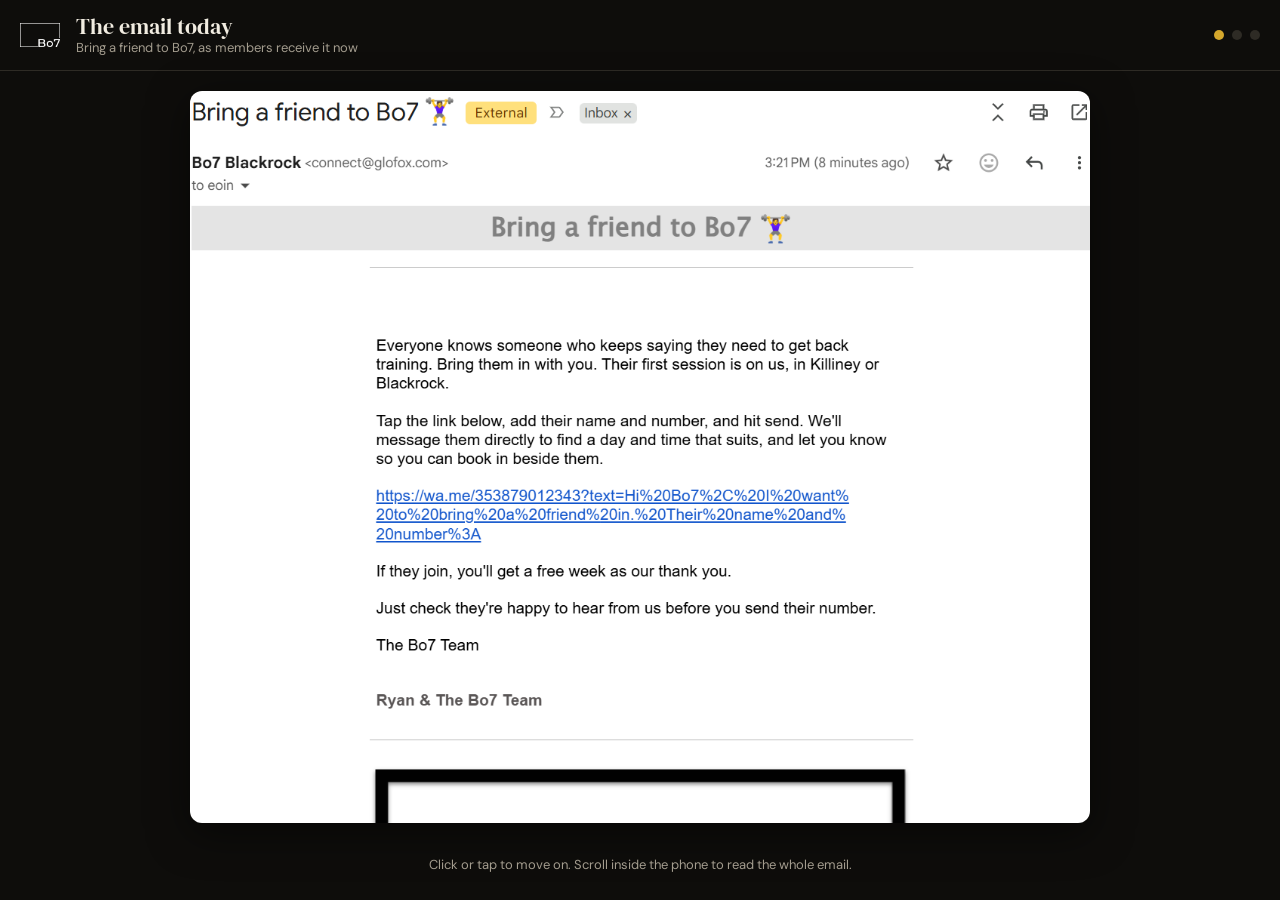
<file: site/email/index.html>
<!doctype html>
<html lang="en">
<head>
<meta charset="utf-8">
<meta name="viewport" content="width=device-width, initial-scale=1, viewport-fit=cover">
<meta name="robots" content="noindex, nofollow">
<title>Bo7 Email: Before and After</title>
<link rel="icon" href="../assets/favicon.ico">
<link rel="preconnect" href="https://fonts.googleapis.com">
<link rel="preconnect" href="https://fonts.gstatic.com" crossorigin>
<link rel="stylesheet" href="https://fonts.googleapis.com/css2?family=DM+Serif+Display&family=DM+Sans:wght@400..700&display=swap">
<style>
/* Before and after: three slides. Click (or arrow keys, or swipe) to move on.
   Slide 1 is a screenshot of the current email; slides 2 and 3 are the new email itself, live, in light and dark. */
:root { --bg: #0E0D0B; --fg: #F1ECE1; --muted: #A39C8E; --line: #2E2B25; --gold: #D4A72C; color-scheme: dark; }
* { box-sizing: border-box; }
html, body { margin: 0; height: 100%; background: var(--bg); color: var(--fg); font-family: "DM Sans", Arial, sans-serif; }
body { display: flex; flex-direction: column; overflow: hidden; }
.top { display: flex; align-items: center; gap: 16px; padding: 14px 20px; border-bottom: 1px solid var(--line); flex: none; }
.top img { height: 24px; width: auto; display: block; }
.label { display: flex; flex-direction: column; min-width: 0; }
.label b { font: 400 22px/1.15 "DM Serif Display", Georgia, serif; }
.label span { font-size: 13px; color: var(--muted); }
.dots { margin-left: auto; display: flex; gap: 8px; }
.dots button { width: 10px; height: 10px; border-radius: 50%; border: 0; padding: 0; background: var(--line); cursor: pointer; }
.dots button[aria-current="true"] { background: var(--gold); }
.stage { flex: 1; min-height: 0; display: flex; align-items: center; justify-content: center; padding: 20px; cursor: pointer; }
.slide { display: none; }
.slide.on { display: flex; align-items: center; justify-content: center; width: 100%; height: 100%; min-height: 0; }
.shot { max-width: min(100%, 900px); max-height: 100%; overflow: auto; border-radius: 12px; background: #fff; box-shadow: 0 10px 40px rgba(0,0,0,.5); }
.shot img { display: block; width: 100%; height: auto; }
.phone { width: 390px; max-width: 100%; height: min(100%, 844px); border-radius: 36px; border: 10px solid #26231E; background: #fff; overflow: hidden; box-shadow: 0 10px 40px rgba(0,0,0,.5); position: relative; }
.phone.dark { background: #0E0D0B; }
.phone .screen { position: absolute; inset: 0; overflow-y: auto; overscroll-behavior: contain; scrollbar-width: none; }
.phone .screen::-webkit-scrollbar { display: none; }
.hint { flex: none; text-align: center; font-size: 13px; color: var(--muted); padding: 0 16px 14px; }
@media (max-width: 640px) { .label b { font-size: 18px; } .stage { padding: 12px; } .phone { border-width: 6px; border-radius: 28px; } }
</style>
</head>
<body>
<header class="top">
  <img src="../assets/bo7-logo.png" alt="Bo7">
  <div class="label"><b id="title">The email today</b><span id="sub">Bring a friend to Bo7, as members receive it now</span></div>
  <nav class="dots" aria-label="Slides">
    <button type="button" data-go="0" aria-label="The email today" aria-current="true"></button>
    <button type="button" data-go="1" aria-label="New design, light mode"></button>
    <button type="button" data-go="2" aria-label="New design, dark mode"></button>
  </nav>
</header>

<main class="stage" id="stage">
  <div class="slide on" data-title="The email today" data-sub="Bring a friend to Bo7, as members receive it now">
    <div class="shot"><img src="current-email.png" alt="The current Bring a friend to Bo7 email: plain text, a long raw WhatsApp link, and a large logo at the bottom"></div>
  </div>
  <div class="slide" data-title="New design: light mode" data-sub="The same message in the new Bo7 look, on a phone">
    <div class="phone"><div class="screen" id="light"></div></div>
  </div>
  <div class="slide" data-title="New design: dark mode" data-sub="The same email on a phone set to dark mode">
    <div class="phone dark"><div class="screen" id="dark"></div></div>
  </div>
</main>
<p class="hint">Click or tap to move on. Scroll inside the phone to read the whole email.</p>

<script>
(function () {
  var slides = [].slice.call(document.querySelectorAll('.slide'));
  var dots = [].slice.call(document.querySelectorAll('[data-go]'));
  var i = 0;
  function show(n) {
    i = (n + slides.length) % slides.length;
    slides.forEach(function (s, k) { s.classList.toggle('on', k === i); });
    dots.forEach(function (d, k) { d.setAttribute('aria-current', String(k === i)); });
    document.getElementById('title').textContent = slides[i].dataset.title;
    document.getElementById('sub').textContent = slides[i].dataset.sub;
    var sc = slides[i].querySelector('.screen'); if (sc) sc.scrollTop = 0;
    try { history.replaceState(null, '', '#' + (i + 1)); } catch (e) {}
  }
  document.getElementById('stage').addEventListener('click', function (e) {
    if (e.target.closest('[data-go]')) return;
    e.preventDefault(); // links inside the email don't open here
    show(i + 1);
  });
  dots.forEach(function (d) { d.addEventListener('click', function () { show(+d.dataset.go); }); });
  document.addEventListener('keydown', function (e) {
    if (e.key === 'ArrowRight' || e.key === ' ' || e.key === 'PageDown') { e.preventDefault(); show(i + 1); }
    if (e.key === 'ArrowLeft' || e.key === 'PageUp') { e.preventDefault(); show(i - 1); }
  });
  var x0 = null;
  document.addEventListener('touchstart', function (e) { x0 = e.touches[0].clientX; }, { passive: true });
  document.addEventListener('touchend', function (e) { if (x0 === null) return; var dx = e.changedTouches[0].clientX - x0; if (Math.abs(dx) > 50) show(i + (dx < 0 ? 1 : -1)); x0 = null; });

  // Render the live email into each phone. Light: the email as it is, forced light.
  // Dark: the email's own dark-mode rules applied unconditionally.
  fetch('bring-a-friend.html').then(function (r) { return r.text(); }).then(function (html) {
    var doc = new DOMParser().parseFromString(html, 'text/html');
    var css = [].map.call(doc.querySelectorAll('style'), function (s) { return s.textContent; }).join('\n');
    // Pull a @media block out of the CSS: returns its inner rules and the CSS without it.
    function take(src, head) {
      var at = src.indexOf(head);
      if (at === -1) return { inner: '', rest: src };
      var open = src.indexOf('{', at), depth = 0, j = open;
      for (; j < src.length; j++) { if (src[j] === '{') depth++; else if (src[j] === '}') { depth--; if (depth === 0) break; } }
      return { inner: src.slice(open + 1, j), rest: src.slice(0, at) + src.slice(j + 1) };
    }
    var dark = take(css, '@media (prefers-color-scheme: dark)');
    var phone = take(dark.rest, '@media (max-width: 620px)');
    var darkRules = dark.inner;
    // The phone frame is narrower than 620px, so the email's phone rules always apply here.
    var lightCss = phone.rest + phone.inner;
    var body = doc.body.innerHTML;
    function mount(id, extra, bg) {
      var host = document.getElementById(id), root = host.attachShadow({ mode: 'open' });
      root.innerHTML = '<style>' + lightCss.replace(/body/g, '.mail') + extra + '</style><div class="mail bg-page" style="background:' + bg + ';min-height:100%">' + body + '</div>';
    }
    mount('light', '', '#FFFFFF');
    mount('dark', darkRules, '#0E0D0B');
  });
  var start = parseInt((location.hash || '').slice(1), 10);
  show(start >= 1 && start <= 3 ? start - 1 : 0);
})();
</script>
</body>
</html>
</file>
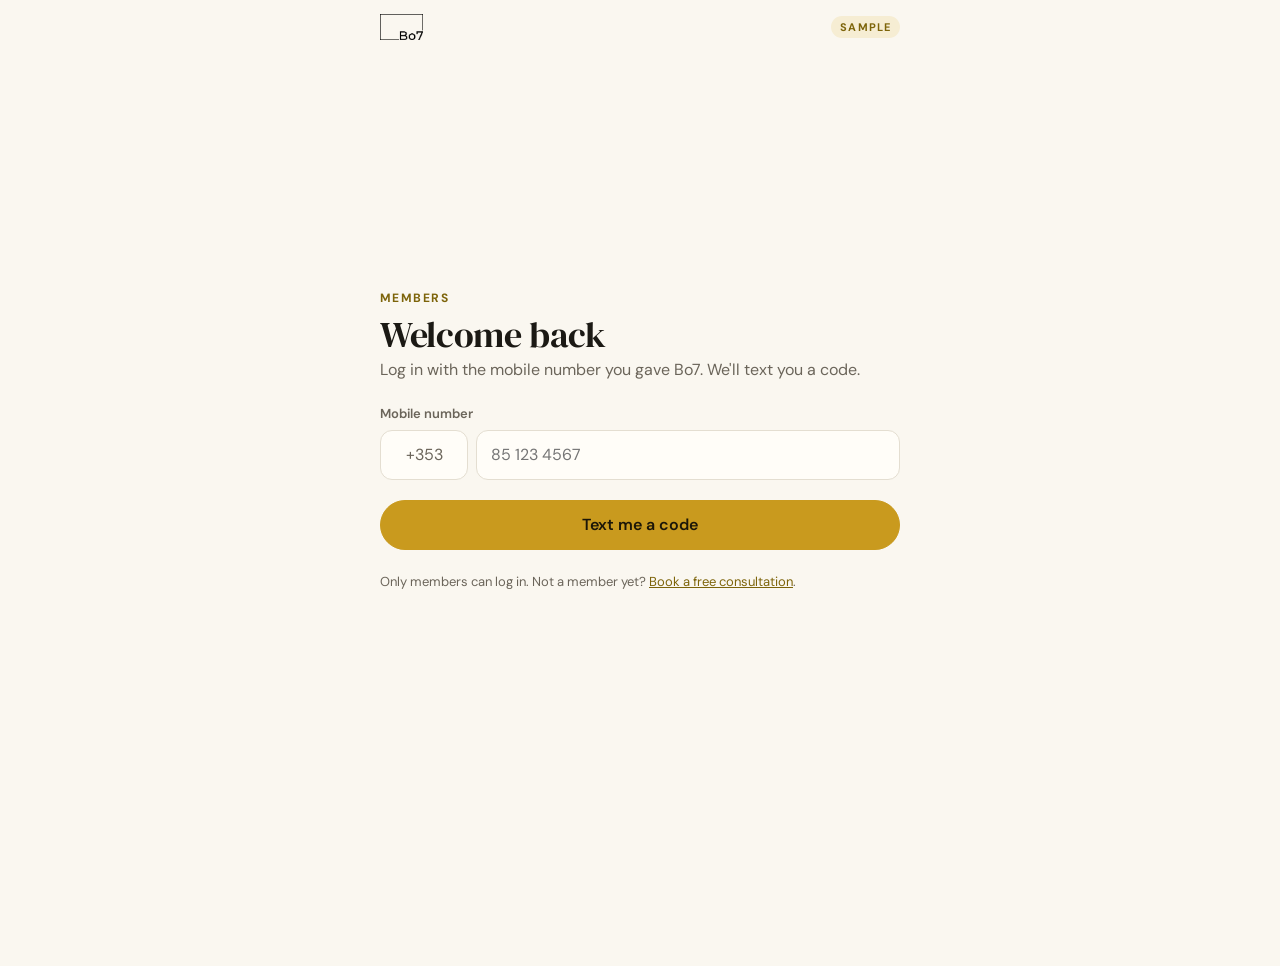
<file: site/members/index.html>
<!doctype html>
<html lang="en">
<head>
<meta charset="utf-8">
<meta name="viewport" content="width=device-width, initial-scale=1, viewport-fit=cover">
<meta name="robots" content="noindex, nofollow">
<meta name="theme-color" content="#1B1914">
<title>Bo7 Members</title>
<link rel="icon" href="../assets/favicon.ico">
<link rel="preconnect" href="https://fonts.googleapis.com">
<link rel="preconnect" href="https://fonts.gstatic.com" crossorigin>
<link rel="stylesheet" href="https://fonts.googleapis.com/css2?family=DM+Serif+Display&family=DM+Sans:wght@400..700&display=swap">
<style>
/* Bo7 members area. Phone-first, in the Bo7 website's look (DM Serif Display + DM Sans, warm paper, gold).
   One column, at most 560px wide; a bottom tab bar on every screen size. Sample data only. */
:root {
  --bg: #FAF7F0; --surface: #FFFDF8; --sunk: #F0ECE3; --ink: #1B1914; --ink-2: #3A362F; --muted: #6B655A;
  --line: #E4DED1; --gold: #C99A1E; --gold-text: #7D640A; --gold-subtle: #F6EDD3; --on-gold: #1B1608;
  --good: #1F7A4C; --good-subtle: #E3F2E9;
  --display: "DM Serif Display", Georgia, "Times New Roman", serif;
  --body: "DM Sans", "Helvetica Neue", Arial, sans-serif;
  --logo-filter: invert(1);
  color-scheme: light;
}
@media (prefers-color-scheme: dark) {
  :root { --bg: #0E0D0B; --surface: #171512; --sunk: #1F1C18; --ink: #F1ECE1; --ink-2: #D9D2C4; --muted: #A39C8E;
    --line: #2E2B25; --gold: #D4A72C; --gold-text: #E3BD55; --gold-subtle: #2A2210; --on-gold: #14100A;
    --good: #4FCB8A; --good-subtle: #10281C; --logo-filter: none; color-scheme: dark; }
}
* { box-sizing: border-box; }
html, body { margin: 0; }
body { background: var(--bg); color: var(--ink); font: 400 16px/1.5 var(--body); -webkit-font-smoothing: antialiased; }
button, input, select, textarea { font: inherit; color: inherit; }
:focus-visible { outline: 2px solid var(--gold); outline-offset: 2px; }
.app { max-width: 560px; margin: 0 auto; min-height: 100vh; padding: 0 20px calc(96px + env(safe-area-inset-bottom, 0px)); }
[hidden] { display: none !important; }

/* Header */
.top { display: flex; align-items: center; justify-content: space-between; padding: calc(14px + env(safe-area-inset-top, 0px)) 0 10px; }
.logo { height: 26px; width: auto; filter: var(--logo-filter); display: block; }
.sample { font-size: 11px; font-weight: 700; letter-spacing: .1em; text-transform: uppercase; color: var(--gold-text); background: var(--gold-subtle); border-radius: 999px; padding: 3px 9px; }

h1 { font: 400 36px/1.1 var(--display); margin: 8px 0 4px; letter-spacing: -0.01em; text-wrap: balance; }
h2 { font: 400 24px/1.2 var(--display); margin: 0; }
.lede { color: var(--muted); margin: 0; }
.eyebrow { font-size: 12px; font-weight: 700; letter-spacing: .12em; text-transform: uppercase; color: var(--gold-text); margin: 0; }
.section { margin-top: 28px; display: flex; flex-direction: column; gap: 12px; }
.section-head { display: flex; align-items: baseline; justify-content: space-between; gap: 12px; }
.link { background: none; border: 0; padding: 0; color: var(--gold-text); font-weight: 600; font-size: 14px; cursor: pointer; }

/* Buttons and fields */
.btn { display: inline-flex; align-items: center; justify-content: center; gap: 8px; border: 1px solid var(--line); background: var(--surface); border-radius: 999px; padding: 12px 18px; font-weight: 600; cursor: pointer; min-height: 48px; }
.btn.primary { background: var(--gold); border-color: var(--gold); color: var(--on-gold); }
.btn.block { width: 100%; }
.btn[disabled] { opacity: .5; cursor: default; }
.field { display: flex; flex-direction: column; gap: 6px; }
.field > span { font-size: 13px; font-weight: 600; color: var(--muted); }
.input { width: 100%; border: 1px solid var(--line); background: var(--surface); border-radius: 12px; padding: 12px 14px; font-size: 16px; min-height: 48px; }
.input:focus { outline: none; border-color: var(--gold); box-shadow: 0 0 0 3px var(--gold-subtle); }
.hint { font-size: 13px; color: var(--muted); margin: 0; }

/* Login */
.login { min-height: calc(100vh - 80px); display: flex; flex-direction: column; justify-content: center; gap: 22px; padding-bottom: 40px; }
.phone { display: flex; gap: 8px; }
.phone .cc { width: 88px; flex: none; text-align: center; color: var(--muted); }
.code { display: grid; grid-template-columns: repeat(6, minmax(0, 1fr)); gap: 8px; }
.code input { text-align: center; font-size: 22px; font-weight: 600; padding: 10px 0; }

/* Cards */
.card { background: var(--surface); border: 1px solid var(--line); border-radius: 16px; padding: 16px; }
.stats { display: grid; grid-template-columns: repeat(3, minmax(0, 1fr)); background: var(--surface); border: 1px solid var(--line); border-radius: 16px; overflow: hidden; }
.stat { padding: 14px 12px; display: flex; flex-direction: column; gap: 2px; }
.stat + .stat { border-left: 1px solid var(--line); }
.stat b { font: 400 30px/1 var(--display); font-variant-numeric: tabular-nums; }
.stat span { font-size: 12px; color: var(--muted); }
.next { display: flex; align-items: center; gap: 14px; }
.next .when { font: 400 22px/1.1 var(--display); }
.next .meta { color: var(--muted); font-size: 14px; }
.next .btn { margin-left: auto; padding: 8px 14px; min-height: 40px; font-size: 14px; }

.news { display: flex; flex-direction: column; }
.post { padding: 14px 0; border-top: 1px solid var(--line); display: flex; flex-direction: column; gap: 4px; }
.post:first-child { border-top: 0; padding-top: 0; }
.post-meta { display: flex; gap: 8px; align-items: center; font-size: 12px; color: var(--muted); }
.tag { font-size: 11px; font-weight: 700; letter-spacing: .06em; text-transform: uppercase; padding: 2px 8px; border-radius: 999px; background: var(--sunk); color: var(--ink-2); }
.tag.pin { background: var(--gold-subtle); color: var(--gold-text); }
.post h3 { font-size: 17px; font-weight: 700; margin: 2px 0 0; }
.post p { margin: 0; color: var(--ink-2); font-size: 15px; }

.quick { display: grid; grid-template-columns: 1fr 1fr; gap: 10px; }
.quick button { display: flex; flex-direction: column; align-items: flex-start; gap: 4px; text-align: left; background: var(--surface); border: 1px solid var(--line); border-radius: 16px; padding: 14px; cursor: pointer; min-height: 88px; }
.quick button b { font-size: 16px; }
.quick button span { font-size: 13px; color: var(--muted); }
.quick svg { width: 22px; height: 22px; color: var(--gold-text); }

/* PBs */
.pb-list { display: flex; flex-direction: column; }
.pb { display: grid; grid-template-columns: minmax(0, 1fr) auto; gap: 2px 12px; padding: 14px 0; border-top: 1px solid var(--line); align-items: center; }
.pb:first-child { border-top: 0; padding-top: 0; }
.pb b { font-size: 16px; }
.pb .val { font: 400 26px/1 var(--display); text-align: right; font-variant-numeric: tabular-nums; }
.pb .val small { font: 600 13px var(--body); color: var(--muted); margin-left: 3px; }
.pb .sub { font-size: 13px; color: var(--muted); }
.pb .up { font-size: 13px; color: var(--good); font-weight: 600; text-align: right; }
.pb svg.trend { grid-column: 1 / -1; width: 100%; height: 28px; margin-top: 6px; }

/* Milestones timeline */
.timeline { list-style: none; margin: 0; padding: 0 0 0 22px; position: relative; display: flex; flex-direction: column; gap: 18px; }
.timeline::before { content: ""; position: absolute; left: 6px; top: 6px; bottom: 6px; width: 2px; background: var(--line); }
.timeline li { position: relative; display: flex; flex-direction: column; gap: 2px; }
.timeline li::before { content: ""; position: absolute; left: -22px; top: 5px; width: 14px; height: 14px; border-radius: 50%; background: var(--surface); border: 2px solid var(--gold); }
.timeline li.auto::before { background: var(--gold); }
.timeline b { font-size: 16px; }
.timeline span { font-size: 13px; color: var(--muted); }
.timeline li.next-up::before { border-style: dashed; border-color: var(--muted); background: var(--surface); }

/* Sheet (forms) */
.sheet { position: fixed; inset: 0; z-index: 40; background: rgba(14,13,11,.45); display: flex; align-items: flex-end; justify-content: center; }
.sheet-in { width: 100%; max-width: 560px; background: var(--bg); border-radius: 20px 20px 0 0; padding: 18px 20px calc(20px + env(safe-area-inset-bottom, 0px)); display: flex; flex-direction: column; gap: 14px; max-height: 92vh; overflow: auto; }
.sheet-head { display: flex; align-items: center; justify-content: space-between; }
.x { border: 0; background: var(--sunk); width: 36px; height: 36px; border-radius: 50%; cursor: pointer; font-size: 18px; line-height: 1; }
.row2 { display: grid; grid-template-columns: minmax(0, 1fr) 120px; gap: 10px; }
.chips { display: flex; flex-wrap: wrap; gap: 8px; }
.chip { border: 1px solid var(--line); background: var(--surface); border-radius: 999px; padding: 8px 14px; cursor: pointer; font-size: 14px; font-weight: 500; min-height: 40px; }
.chip[aria-pressed="true"] { background: var(--gold-subtle); border-color: var(--gold); color: var(--gold-text); font-weight: 600; }
.check { display: flex; gap: 10px; align-items: flex-start; font-size: 15px; }
.check input { width: 20px; height: 20px; accent-color: var(--gold); margin-top: 2px; flex: none; }

/* Profile */
.list { background: var(--surface); border: 1px solid var(--line); border-radius: 16px; overflow: hidden; }
.list > div, .list > label { display: flex; justify-content: space-between; align-items: center; gap: 12px; padding: 14px 16px; }
.list > * + * { border-top: 1px solid var(--line); }
.list span { color: var(--muted); }
.switch { position: relative; width: 44px; height: 26px; flex: none; }
.switch input { position: absolute; opacity: 0; inset: 0; margin: 0; cursor: pointer; }
.switch i { position: absolute; inset: 0; background: var(--line); border-radius: 999px; transition: background .15s; }
.switch i::after { content: ""; position: absolute; top: 3px; left: 3px; width: 20px; height: 20px; background: #fff; border-radius: 50%; transition: transform .15s; }
.switch input:checked + i { background: var(--gold); }
.switch input:checked + i::after { transform: translateX(18px); }
.switch input:focus-visible + i { outline: 2px solid var(--gold); outline-offset: 2px; }

/* Tab bar */
.tabbar { position: fixed; left: 0; right: 0; bottom: 0; z-index: 30; background: var(--surface); border-top: 1px solid var(--line); padding-bottom: env(safe-area-inset-bottom, 0px); }
.tabbar-in { max-width: 560px; margin: 0 auto; display: grid; grid-template-columns: repeat(4, 1fr); }
.tabbar button { border: 0; background: none; padding: 10px 0 12px; display: flex; flex-direction: column; align-items: center; gap: 3px; font-size: 12px; font-weight: 600; color: var(--muted); cursor: pointer; min-height: 60px; }
.tabbar button svg { width: 22px; height: 22px; }
.tabbar button[aria-current="page"] { color: var(--gold-text); }

.toast { position: fixed; left: 50%; bottom: calc(84px + env(safe-area-inset-bottom, 0px)); transform: translateX(-50%); width: max-content; max-width: calc(100% - 32px); background: var(--ink); color: var(--bg); padding: 10px 16px; border-radius: 12px; font-size: 14px; opacity: 0; transition: opacity .2s; pointer-events: none; z-index: 60; }
.toast.show { opacity: 1; }
@media (prefers-reduced-motion: reduce) { * { transition: none !important; } }
</style>
</head>
<body>
<div class="app">
  <header class="top">
    <img class="logo" src="../assets/bo7-logo.png" alt="Bo7" width="43" height="26">
    <span class="sample" title="Everything here is made up, for layout only">Sample</span>
  </header>

  <!-- Login -->
  <section class="login" id="login" aria-labelledby="login-h">
    <div>
      <p class="eyebrow">Members</p>
      <h1 id="login-h">Welcome back</h1>
      <p class="lede">Log in with the mobile number you gave Bo7. We'll text you a code.</p>
    </div>
    <form id="phone-form" novalidate>
      <div class="field"><span>Mobile number</span>
        <div class="phone"><input class="input cc" value="+353" aria-label="Country code" readonly><input class="input" id="phone" type="tel" inputmode="tel" autocomplete="tel-national" placeholder="85 123 4567" aria-label="Mobile number"></div>
      </div>
      <p class="hint" id="phone-err" style="margin-top:8px"></p>
      <button class="btn primary block" type="submit" style="margin-top:12px">Text me a code</button>
    </form>
    <form id="code-form" hidden novalidate>
      <div class="field"><span>Enter the 6-digit code sent to <b id="sent-to"></b></span>
        <div class="code" id="code">
          <input class="input" inputmode="numeric" maxlength="1" aria-label="Digit 1" autocomplete="one-time-code">
          <input class="input" inputmode="numeric" maxlength="1" aria-label="Digit 2">
          <input class="input" inputmode="numeric" maxlength="1" aria-label="Digit 3">
          <input class="input" inputmode="numeric" maxlength="1" aria-label="Digit 4">
          <input class="input" inputmode="numeric" maxlength="1" aria-label="Digit 5">
          <input class="input" inputmode="numeric" maxlength="1" aria-label="Digit 6">
        </div>
      </div>
      <p class="hint" style="margin-top:8px">Sample: any six digits work. <button class="link" type="button" id="resend">Send a new code</button></p>
      <button class="btn primary block" type="submit" style="margin-top:12px" id="verify">Log in</button>
      <button class="btn block" type="button" id="change-number" style="margin-top:8px">Use a different number</button>
    </form>
    <p class="hint">Only members can log in. Not a member yet? <a href="../" style="color:var(--gold-text)">Book a free consultation</a>.</p>
  </section>

  <!-- Home -->
  <main id="home" hidden>
    <p class="eyebrow" id="home-gym">Killiney</p>
    <h1 id="hello">Hi Clodagh</h1>
    <p class="lede" id="streak">You've trained 3 times a week for 6 weeks running.</p>

    <div class="section">
      <div class="stats">
        <div class="stat"><b id="s-month">11</b><span>sessions in October</span></div>
        <div class="stat"><b id="s-total">47</b><span>sessions in total</span></div>
        <div class="stat"><b id="s-pbs">4</b><span>PBs this year</span></div>
      </div>
      <div class="card next">
        <div><div class="meta">Your next session</div><div class="when">Tue 13 Oct, 07:00</div><div class="meta">Killiney · with Ryan</div></div>
        <button class="btn" type="button" data-toast="In the live version this opens the Bo7 app to manage your bookings.">Bookings</button>
      </div>
    </div>

    <div class="section">
      <div class="section-head"><h2>Announcements</h2></div>
      <div class="card news" id="news"></div>
    </div>

    <div class="section">
      <h2>Log something</h2>
      <div class="quick">
        <button type="button" data-open="pb"><svg viewBox="0 0 24 24" fill="none" stroke="currentColor" stroke-width="1.8" stroke-linecap="round" aria-hidden="true"><path d="M6 7v10M18 7v10M3 9.5v5M21 9.5v5M6 12h12"/></svg><b>New PB</b><span>A lift, a time, a rep count</span></button>
        <button type="button" data-open="ms"><svg viewBox="0 0 24 24" fill="none" stroke="currentColor" stroke-width="1.8" stroke-linecap="round" stroke-linejoin="round" aria-hidden="true"><path d="M5 21V4M5 4h11l-2 4 2 4H5"/></svg><b>Milestone</b><span>First pull-up, a 5k, anything</span></button>
      </div>
    </div>
  </main>

  <!-- PBs -->
  <main id="pbs" hidden>
    <p class="eyebrow">Personal bests</p>
    <h1>Your PBs</h1>
    <p class="lede">Log a new best when you hit it. Your coach sees it too, if you let them.</p>
    <div class="section">
      <button class="btn primary block" type="button" data-open="pb">Log a new PB</button>
      <div class="card pb-list" id="pb-list"></div>
    </div>
  </main>

  <!-- Milestones -->
  <main id="milestones" hidden>
    <p class="eyebrow">Milestones</p>
    <h1>Your Bo7 so far</h1>
    <p class="lede">Session milestones are added for you. Add your own for anything that mattered.</p>
    <div class="section">
      <button class="btn primary block" type="button" data-open="ms">Add a milestone</button>
      <div class="card"><ul class="timeline" id="timeline"></ul></div>
    </div>
  </main>

  <!-- Me -->
  <main id="me" hidden>
    <p class="eyebrow">Your details</p>
    <h1>Me</h1>
    <div class="section">
      <div class="list">
        <div><b>Name</b><span>Clodagh Byrne</span></div>
        <div><b>Mobile</b><span id="me-phone">085 123 4567</span></div>
        <div><b>Gym</b><span>Killiney</span></div>
        <div><b>Coach</b><span>Ryan</span></div>
        <div><b>Member since</b><span>March 2026</span></div>
      </div>
      <p class="hint">To change your details or membership, ask at the front desk or in the Bo7 app.</p>
    </div>
    <div class="section">
      <h2>Messages from Bo7</h2>
      <div class="list">
        <label><b>WhatsApp from your coach</b><span class="switch"><input type="checkbox" checked aria-label="WhatsApp from your coach"><i></i></span></label>
        <label><b>Emails about Bo7 news</b><span class="switch"><input type="checkbox" checked aria-label="Emails about Bo7 news"><i></i></span></label>
        <label><b>Share my PBs with the coaches</b><span class="switch"><input type="checkbox" checked aria-label="Share my PBs with the coaches"><i></i></span></label>
      </div>
    </div>
    <div class="section"><button class="btn block" type="button" id="logout">Log out</button></div>
  </main>
</div>

<nav class="tabbar" id="tabbar" hidden aria-label="Members area">
  <div class="tabbar-in">
    <button type="button" data-tab="home" aria-current="page"><svg viewBox="0 0 24 24" fill="none" stroke="currentColor" stroke-width="1.8" stroke-linejoin="round" aria-hidden="true"><path d="M3 10.5 12 3l9 7.5V20a1 1 0 0 1-1 1h-5v-6h-6v6H4a1 1 0 0 1-1-1z"/></svg>Home</button>
    <button type="button" data-tab="pbs"><svg viewBox="0 0 24 24" fill="none" stroke="currentColor" stroke-width="1.8" stroke-linecap="round" aria-hidden="true"><path d="M6 7v10M18 7v10M3 9.5v5M21 9.5v5M6 12h12"/></svg>PBs</button>
    <button type="button" data-tab="milestones"><svg viewBox="0 0 24 24" fill="none" stroke="currentColor" stroke-width="1.8" stroke-linecap="round" stroke-linejoin="round" aria-hidden="true"><path d="M5 21V4M5 4h11l-2 4 2 4H5"/></svg>Milestones</button>
    <button type="button" data-tab="me"><svg viewBox="0 0 24 24" fill="none" stroke="currentColor" stroke-width="1.8" stroke-linecap="round" aria-hidden="true"><circle cx="12" cy="8" r="4"/><path d="M4 21c1-4 4.2-6 8-6s7 2 8 6"/></svg>Me</button>
  </div>
</nav>

<!-- Log a PB -->
<div class="sheet" id="sheet-pb" hidden role="dialog" aria-modal="true" aria-labelledby="pb-h">
  <form class="sheet-in" id="pb-form" novalidate>
    <div class="sheet-head"><h2 id="pb-h">New PB</h2><button class="x" type="button" data-close aria-label="Close">&times;</button></div>
    <div class="field"><span>What</span><div class="chips" id="pb-what"></div></div>
    <div class="field" id="pb-other-wrap" hidden><span>Name it</span><input class="input" id="pb-other" placeholder="For example: farmer's carry"></div>
    <div class="row2">
      <label class="field"><span>Your best</span><input class="input" id="pb-val" inputmode="decimal" placeholder="0"></label>
      <label class="field"><span>Unit</span><select class="input" id="pb-unit"><option>kg</option><option>reps</option><option>min:sec</option><option>metres</option></select></label>
    </div>
    <label class="field"><span>When</span><input class="input" id="pb-date" type="date" value="2026-10-09"></label>
    <label class="check"><input type="checkbox" id="pb-share" checked> Share with the coaches</label>
    <button class="btn primary block" type="submit">Save PB</button>
  </form>
</div>

<!-- Add a milestone -->
<div class="sheet" id="sheet-ms" hidden role="dialog" aria-modal="true" aria-labelledby="ms-h">
  <form class="sheet-in" id="ms-form" novalidate>
    <div class="sheet-head"><h2 id="ms-h">Add a milestone</h2><button class="x" type="button" data-close aria-label="Close">&times;</button></div>
    <div class="field"><span>Ideas</span><div class="chips" id="ms-ideas"></div></div>
    <label class="field"><span>What happened</span><input class="input" id="ms-text" placeholder="For example: first unassisted pull-up"></label>
    <label class="field"><span>When</span><input class="input" id="ms-date" type="date" value="2026-10-09"></label>
    <label class="check"><input type="checkbox" id="ms-share" checked> Share with the coaches</label>
    <button class="btn primary block" type="submit">Add milestone</button>
  </form>
</div>

<div class="toast" id="toast" role="status" aria-live="polite"></div>

<script>
(function () {
  // ---------- Sample data ----------
  var NEWS = [
    { pin: true, gym: 'Both gyms', date: '8 Oct', title: 'Bring-a-friend session', body: 'Bring someone to train with you on [day and time]. One guest each, booked like any class in the app.' },
    { gym: 'Killiney', date: '6 Oct', title: 'New early session', body: 'A 06:00 slot is now on the timetable on Tuesdays and Thursdays. Book it in the app.' },
    { gym: 'Blackrock', date: '2 Oct', title: 'Welcome to our newest coach', body: '[Coach name] joins the Blackrock team this month. Say hello next time you’re in.' },
    { gym: 'Both gyms', date: '28 Sep', title: 'Member story: [member]', body: 'Watch how [member] got back to running after a knee injury. On our Instagram.' }
  ];
  var PB_TYPES = ['Back squat', 'Deadlift', 'Bench press', 'Overhead press', 'Pull-ups', 'Row 500m', 'Plank', 'Other'];
  var UNIT = { 'Back squat': 'kg', 'Deadlift': 'kg', 'Bench press': 'kg', 'Overhead press': 'kg', 'Pull-ups': 'reps', 'Row 500m': 'min:sec', 'Plank': 'min:sec', 'Other': 'kg' };
  var PBS = [
    { what: 'Deadlift', unit: 'kg', history: [60, 70, 75, 85, 90], date: '2 Oct' },
    { what: 'Back squat', unit: 'kg', history: [40, 50, 55, 62.5], date: '24 Sep' },
    { what: 'Pull-ups', unit: 'reps', history: [0, 1, 3, 5], date: '30 Sep' },
    { what: 'Row 500m', unit: 'min:sec', history: ['2:21', '2:12', '2:05'], date: '15 Sep', lowerBetter: true }
  ];
  var MILESTONES = [
    { auto: true, text: '50th session', when: 'Coming up: 3 sessions to go', next: true },
    { text: 'First unassisted pull-up', when: '30 Sep 2026' },
    { auto: true, text: '25th session', when: '1 Sep 2026' },
    { text: 'Ran 5k without stopping', when: '12 Aug 2026' },
    { auto: true, text: '10th session', when: '28 Apr 2026' },
    { auto: true, text: 'Joined Bo7 Killiney', when: '17 Mar 2026' }
  ];
  var MS_IDEAS = ['First pull-up', 'Ran 5k', 'Back after injury', 'Touched my toes', 'Did a full session without stopping'];

  // ---------- Helpers ----------
  var $ = function (id) { return document.getElementById(id); };
  function esc(t) { return String(t).replace(/[&<>"]/g, function (c) { return { '&': '&amp;', '<': '&lt;', '>': '&gt;', '"': '&quot;' }[c]; }); }
  var toastT;
  function toast(msg) { var t = $('toast'); t.textContent = msg; t.classList.add('show'); clearTimeout(toastT); toastT = setTimeout(function () { t.classList.remove('show'); }, 3200); }
  function secs(v) { if (typeof v === 'number') return v; var p = String(v).split(':'); return +p[0] * 60 + +p[1]; }

  // ---------- Login (sample: any 6 digits) ----------
  function signedIn() { try { return localStorage.getItem('bo7-member') === '1'; } catch (e) { return false; } }
  function setSigned(v) { try { if (v) localStorage.setItem('bo7-member', '1'); else localStorage.removeItem('bo7-member'); } catch (e) {} }
  $('phone-form').addEventListener('submit', function (e) {
    e.preventDefault();
    var digits = $('phone').value.replace(/\D/g, '').replace(/^0/, '');
    if (digits.length < 9) { $('phone-err').textContent = 'Enter your mobile number, for example 85 123 4567.'; return; }
    $('phone-err').textContent = '';
    $('sent-to').textContent = '+353 ' + digits.replace(/(\d{2})(\d{3})(\d+)/, '$1 $2 $3');
    $('me-phone').textContent = '0' + digits.replace(/(\d{2})(\d{3})(\d+)/, '$1 $2 $3');
    $('phone-form').hidden = true; $('code-form').hidden = false;
    $('code').querySelector('input').focus();
  });
  var boxes = [].slice.call($('code').querySelectorAll('input'));
  boxes.forEach(function (b, i) {
    b.addEventListener('input', function () {
      var v = b.value.replace(/\D/g, '');
      if (v.length > 1) { v.split('').slice(0, 6 - i).forEach(function (d, k) { boxes[i + k].value = d; }); boxes[Math.min(5, i + v.length - 1)].focus(); return; }
      b.value = v; if (v && i < 5) boxes[i + 1].focus();
    });
    b.addEventListener('keydown', function (e) { if (e.key === 'Backspace' && !b.value && i > 0) boxes[i - 1].focus(); });
  });
  $('code-form').addEventListener('submit', function (e) {
    e.preventDefault();
    if (boxes.some(function (b) { return !b.value; })) { toast('Enter all six digits.'); return; }
    setSigned(true); enter();
  });
  $('resend').addEventListener('click', function () { toast('Sample: in the live version a new code is texted to you.'); });
  $('change-number').addEventListener('click', function () { $('code-form').hidden = true; $('phone-form').hidden = false; boxes.forEach(function (b) { b.value = ''; }); });
  $('logout').addEventListener('click', function () { setSigned(false); location.hash = ''; location.reload(); });

  // ---------- Screens ----------
  var SCREENS = ['home', 'pbs', 'milestones', 'me'];
  function show(name) {
    if (SCREENS.indexOf(name) === -1) name = 'home';
    SCREENS.forEach(function (s) { $(s).hidden = s !== name; });
    document.querySelectorAll('[data-tab]').forEach(function (b) { if (b.dataset.tab === name) b.setAttribute('aria-current', 'page'); else b.removeAttribute('aria-current'); });
    try { history.replaceState(null, '', '#' + name); } catch (e) {}
    window.scrollTo(0, 0);
  }
  function enter() { $('login').hidden = true; $('tabbar').hidden = false; renderAll(); show((location.hash || '#home').slice(1)); }
  document.querySelectorAll('[data-tab]').forEach(function (b) { b.addEventListener('click', function () { show(b.dataset.tab); }); });

  function renderNews() {
    $('news').innerHTML = NEWS.map(function (n) {
      return '<article class="post"><div class="post-meta">' + (n.pin ? '<span class="tag pin">Pinned</span>' : '') + '<span class="tag">' + esc(n.gym) + '</span><span>' + esc(n.date) + '</span></div><h3>' + esc(n.title) + '</h3><p>' + esc(n.body) + '</p></article>';
    }).join('');
  }
  function trend(p) {
    var vals = p.history.map(secs), lo = Math.min.apply(null, vals), hi = Math.max.apply(null, vals), n = vals.length;
    if (n < 2 || hi === lo) return '';
    var pts = vals.map(function (v, i) { var y = p.lowerBetter ? (v - lo) / (hi - lo) : 1 - (v - lo) / (hi - lo); return (i / (n - 1) * 300).toFixed(1) + ',' + (4 + y * 20).toFixed(1); });
    return '<svg class="trend" viewBox="0 0 300 28" preserveAspectRatio="none" aria-hidden="true"><polyline points="' + pts.join(' ') + '" fill="none" stroke="var(--gold)" stroke-width="2" vector-effect="non-scaling-stroke" stroke-linejoin="round"/></svg>';
  }
  function renderPBs() {
    $('pb-list').innerHTML = PBS.map(function (p) {
      var h = p.history, best = h[h.length - 1], prev = h.length > 1 ? h[h.length - 2] : null;
      var up = '';
      if (prev !== null) {
        var d = p.lowerBetter ? secs(prev) - secs(best) : secs(best) - secs(prev);
        up = p.unit === 'min:sec' ? d + 's faster' : '+' + d + ' ' + p.unit;
      }
      return '<div class="pb"><div><b>' + esc(p.what) + '</b><div class="sub">Best on ' + esc(p.date) + ' · ' + h.length + ' PBs logged</div></div><div><div class="val">' + esc(best) + '<small>' + (p.unit === 'min:sec' ? '' : esc(p.unit)) + '</small></div><div class="up">' + esc(up) + '</div></div>' + trend(p) + '</div>';
    }).join('');
    $('s-pbs').textContent = PBS.reduce(function (t, p) { return t + p.history.length - 1; }, 0);
  }
  function renderMilestones() {
    $('timeline').innerHTML = MILESTONES.map(function (m) {
      return '<li class="' + (m.auto ? 'auto' : '') + (m.next ? ' next-up' : '') + '"><b>' + esc(m.text) + '</b><span>' + esc(m.when) + (m.auto && !m.next ? ' · added for you' : '') + '</span></li>';
    }).join('');
  }
  function renderAll() { renderNews(); renderPBs(); renderMilestones(); }

  // ---------- Sheets ----------
  var pbWhat = 'Deadlift';
  function openSheet(id) { $('sheet-' + id).hidden = false; document.body.style.overflow = 'hidden'; var f = $('sheet-' + id).querySelector('input:not([type=checkbox]):not([type=date])'); }
  function closeSheets() { ['pb', 'ms'].forEach(function (s) { $('sheet-' + s).hidden = true; }); document.body.style.overflow = ''; }
  document.querySelectorAll('[data-open]').forEach(function (b) { b.addEventListener('click', function () { openSheet(b.dataset.open); }); });
  document.querySelectorAll('.sheet').forEach(function (s) {
    s.addEventListener('click', function (e) { if (e.target === s || e.target.closest('[data-close]')) closeSheets(); });
  });
  document.addEventListener('keydown', function (e) { if (e.key === 'Escape') closeSheets(); });
  function drawPbChips() {
    $('pb-what').innerHTML = PB_TYPES.map(function (t) { return '<button type="button" class="chip" data-pbw="' + t + '" aria-pressed="' + (t === pbWhat) + '">' + t + '</button>'; }).join('');
    $('pb-other-wrap').hidden = pbWhat !== 'Other';
    $('pb-unit').value = UNIT[pbWhat];
  }
  $('pb-what').addEventListener('click', function (e) { var b = e.target.closest('[data-pbw]'); if (b) { pbWhat = b.dataset.pbw; drawPbChips(); } });
  drawPbChips();
  $('pb-form').addEventListener('submit', function (e) {
    e.preventDefault();
    var v = $('pb-val').value.trim(), unit = $('pb-unit').value, name = pbWhat === 'Other' ? ($('pb-other').value.trim() || 'Other') : pbWhat;
    if (!v) { $('pb-val').focus(); toast('Add your best first.'); return; }
    var val = unit === 'min:sec' ? v : (+v || v);
    var p = PBS.filter(function (x) { return x.what === name; })[0];
    if (p) { p.history.push(val); p.date = '9 Oct'; PBS.splice(PBS.indexOf(p), 1); PBS.unshift(p); } else PBS.unshift({ what: name, unit: unit, history: [val], date: '9 Oct', lowerBetter: unit === 'min:sec' && name !== 'Plank' });
    renderPBs(); closeSheets(); $('pb-val').value = '';
    toast('New PB saved: ' + name + ' ' + v + (unit === 'min:sec' ? '' : ' ' + unit) + '.' + ($('pb-share').checked ? ' Your coach will see it.' : ''));
    show('pbs');
  });
  $('ms-ideas').innerHTML = MS_IDEAS.map(function (t) { return '<button type="button" class="chip" data-msi="' + t + '">' + t + '</button>'; }).join('');
  $('ms-ideas').addEventListener('click', function (e) { var b = e.target.closest('[data-msi]'); if (b) { $('ms-text').value = b.dataset.msi; $('ms-text').focus(); } });
  $('ms-form').addEventListener('submit', function (e) {
    e.preventDefault();
    var t = $('ms-text').value.trim();
    if (!t) { $('ms-text').focus(); toast('Say what happened first.'); return; }
    var d = new Date($('ms-date').value || '2026-10-09');
    MILESTONES.splice(1, 0, { text: t, when: d.getDate() + ' ' + d.toLocaleString('en-IE', { month: 'short' }) + ' ' + d.getFullYear() });
    renderMilestones(); closeSheets(); $('ms-text').value = '';
    toast('Milestone added.' + ($('ms-share').checked ? ' Your coach will see it.' : ''));
    show('milestones');
  });
  document.querySelectorAll('[data-toast]').forEach(function (b) { b.addEventListener('click', function () { toast(b.dataset.toast); }); });

  if (signedIn()) enter();
})();
</script>
</body>
</html>
</file>
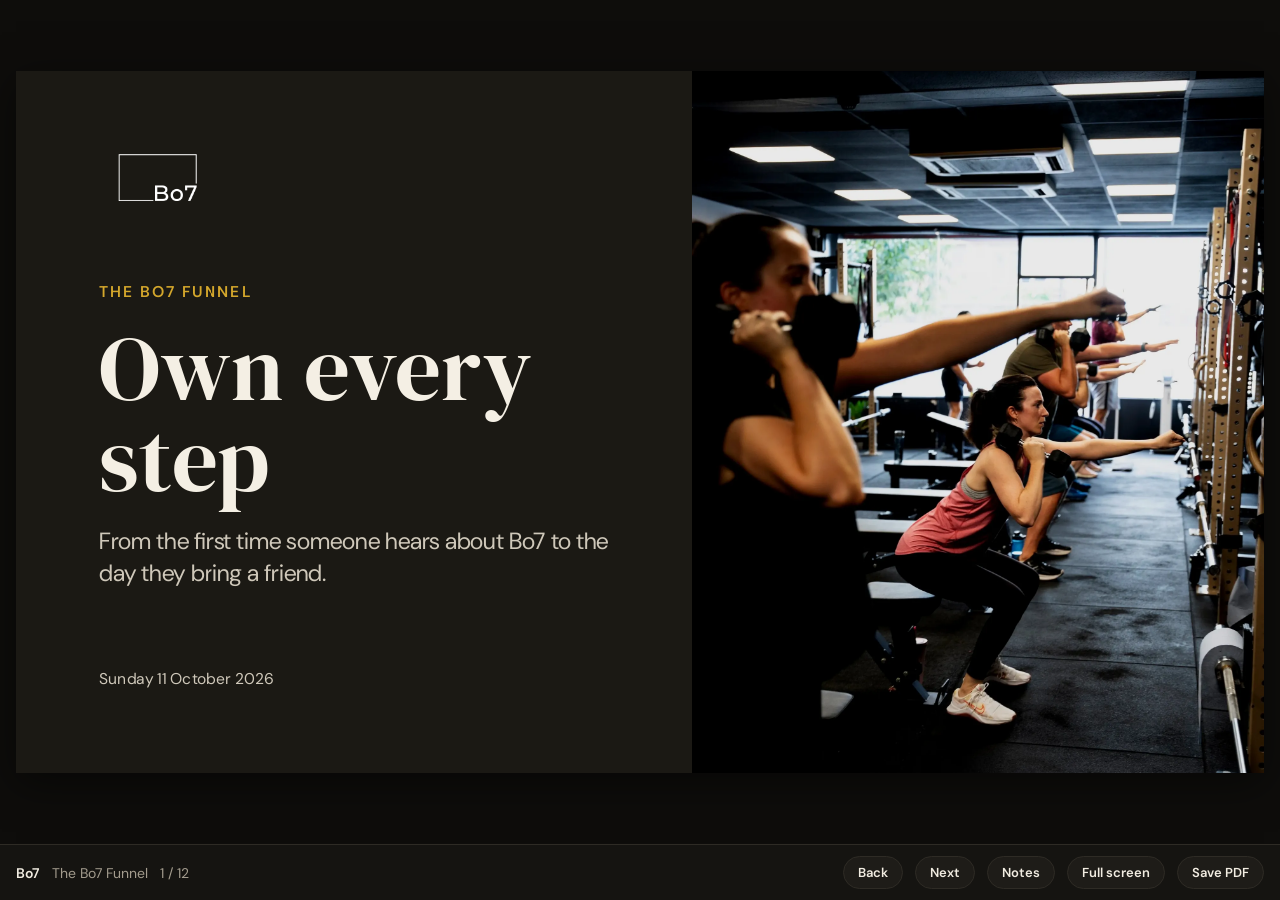
<file: site/plan/index.html>
<!doctype html>
<html lang="en">
<head>
<meta charset="utf-8">
<meta name="viewport" content="width=device-width, initial-scale=1, viewport-fit=cover">
<meta name="robots" content="noindex, nofollow">
<title>The Bo7 Funnel</title>
<link rel="icon" href="../assets/favicon.ico">
<link rel="preconnect" href="https://fonts.googleapis.com">
<link rel="preconnect" href="https://fonts.gstatic.com" crossorigin>
<link rel="stylesheet" href="https://fonts.googleapis.com/css2?family=DM+Serif+Display&family=DM+Sans:wght@400..700&display=swap">
<style>
/* Presentation viewer for the Bo7 deck. Each slide is a fixed 1920x1080 canvas, scaled to fit.
   Arrow keys, space, click or swipe to move; N shows speaker notes; P or the print button saves a PDF. */
:root { --bg: #0E0D0B; --fg: #F1ECE1; --muted: #A39C8E; --line: #2E2B25; color-scheme: dark; }
* { box-sizing: border-box; }
html, body { margin: 0; height: 100%; background: var(--bg); color: var(--fg); font-family: "DM Sans", Arial, sans-serif; }
body { overflow: hidden; }

/* Slide format: inline styles carry the design; these are the format's defaults */
.slide { position: absolute; left: 0; top: 0; width: 1920px; height: 1080px; overflow: hidden; transform-origin: 0 0; }
.slide * { margin: 0; }
.slide h1 { font-size: 96px; line-height: 1.1; font-weight: 600; }
.slide h2 { font-size: 64px; line-height: 1.15; font-weight: 600; }
.slide h3 { font-size: 44px; line-height: 1.2; font-weight: 600; }
.slide p { font-size: 32px; line-height: 1.4; }
.slide ul, .slide ol { padding-left: 1.2em; display: flex; flex-direction: column; gap: 0.35em; }
.slide table { border-collapse: collapse; width: 100%; }
.slide th, .slide td { text-align: left; padding: 0.35em 0.6em; border-bottom: 1px solid rgba(127,120,105,.35); vertical-align: top; }
.slide th { font-weight: 600; }
.slide img { display: block; }
.x-icon { display: block; flex: none; }
.x-arrow { display: block; clip-path: polygon(0 30%, 60% 30%, 60% 0, 100% 50%, 60% 100%, 60% 70%, 0 70%); }

/* Viewer */
.stage { position: fixed; inset: 0; bottom: 56px; }
.frame { position: absolute; overflow: hidden; box-shadow: 0 10px 40px rgba(0,0,0,.5); }
.frame .slide:not(.on) { display: none !important; }
.bar { position: fixed; left: 0; right: 0; bottom: 0; height: 56px; display: flex; align-items: center; gap: 12px; padding: 0 16px calc(env(safe-area-inset-bottom, 0px)); border-top: 1px solid var(--line); background: #151411; font-size: 14px; }
.bar b { font-weight: 600; }
.bar .count { color: var(--muted); font-variant-numeric: tabular-nums; margin-right: auto; white-space: nowrap; }
.bar button { font: inherit; font-weight: 600; font-size: 13px; color: var(--fg); background: #1E1C18; border: 1px solid var(--line); border-radius: 999px; padding: 7px 14px; cursor: pointer; }
.bar button:hover { border-color: #D4A72C; }
.bar button[aria-pressed="true"] { border-color: #D4A72C; color: #DDB958; }
.bar button:focus-visible { outline: 2px solid #D4A72C; outline-offset: 2px; }
.notes { position: fixed; left: 0; right: 0; bottom: 56px; max-height: 34vh; overflow: auto; padding: 14px 20px; background: #151411; border-top: 1px solid var(--line); font-size: 16px; line-height: 1.55; color: #E3DCCD; }
.notes[hidden] { display: none; }
.notes b { display: block; font-size: 12px; letter-spacing: .1em; text-transform: uppercase; color: #DDB958; margin-bottom: 4px; }
.title-sm { color: var(--muted); white-space: nowrap; overflow: hidden; text-overflow: ellipsis; min-width: 0; }
@media (max-width: 640px) { .title-sm, .hide-sm { display: none; } }

/* Print / Save as PDF: one slide per page */
@page { size: 1920px 1080px; margin: 0; }
@media print {
  html, body { height: auto; overflow: visible; background: #fff; }
  .bar, .notes { display: none !important; }
  .stage { position: static; }
  .frame { position: static; width: auto !important; height: auto !important; box-shadow: none; overflow: visible; }
  .frame .slide { display: flex !important; position: relative; transform: none !important; break-after: page; page-break-after: always; }
}
</style>
</head>
<body>
<main class="stage" id="stage">
<div class="frame" id="frame">
<section class="slide" id="cover" data-notes="Frame it: this isn&#x27;t about the website. The site is one piece. Today is about the whole path a person walks to become a member and stay one, and making sure Bo7 owns every step of it rather than leaving it to chance." aria-label="Slide 1 of 12" style="background:#1B1914;color:#F4EFE4;font-family:'DM Sans', Arial, sans-serif;padding:128px;display:flex;flex-direction:column;justify-content:space-between">
<img src="../assets/img/_s7v6443.webp" alt="A small group training with kettlebells at Bo7 while a coach watches" style="position:absolute;left:1040px;top:0px;width:880px;height:1080px;object-fit:cover">
<img src="../assets/bo7-logo.png" alt="Bo7 logo" style="width:180px;height:72px;object-fit:contain;align-self:start">
<div style="display:flex;flex-direction:column;gap:32px;width:820px">
<p style="font-size:24px;font-weight:600;letter-spacing:3px;text-transform:uppercase;color:#D4A72C">The Bo7 funnel</p>
<h1 style="font-family:'DM Serif Display', Georgia, serif;font-size:140px;font-weight:400;line-height:1.0;color:#F4EFE4">Own every step</h1>
<p style="font-size:36px;line-height:1.35;color:#CFC8BA">From the first time someone hears about Bo7 to the day they bring a friend.</p>
</div>
<p style="font-size:24px;color:#CFC8BA;width:820px">Sunday 11 October 2026</p>
</section>
<section class="slide" id="loop" data-notes="Start with the idea: a new member does one thing, they reach out. Everything before that and everything after it is Bo7&#x27;s job. Walk through the six steps left to right. Point out that Close is already Bo7&#x27;s strength: the consultation works. The point of the loop arrow: members who stay bring friends, and a referred friend skips Reach and arrives as a lead in Capture, already trusting Bo7. Reviews from those members help Reach too. Position sits outside the loop because it underpins everything else." aria-label="Slide 2 of 12" style="background:#FAF7F0;color:#1B1914;font-family:'DM Sans', Arial, sans-serif;padding:128px 128px 160px;display:flex;flex-direction:column;gap:16px">
<svg aria-label="Arrow looping from Refer back to Capture" style="position:absolute;left:0px;top:0px;width:1920px;height:1080px" width="1920" height="1080" viewBox="0 0 1920 1080"><path d="M1673 690 L1673 800 L815 800 L815 704" fill="none" stroke="#B8901C" stroke-width="4"/><path d="M801 712 L815 690 L829 712 Z" fill="#B8901C"/></svg>
<p style="font-size:24px;font-weight:600;letter-spacing:3px;text-transform:uppercase;color:#7D640A">The six steps</p>
<h2 style="font-family:'DM Serif Display', Georgia, serif;font-size:72px;font-weight:400;line-height:1.1;color:#1B1914">Six steps, and members bring the next leads</h2>
<div style="position:absolute;left:128px;top:430px;width:230px;height:260px;background:#FFFDF8;border:1px solid #E4DED1;border-radius:16px;padding:28px;display:flex;flex-direction:column;gap:8px"><p style="font-size:24px;font-weight:700;color:#7D640A">01</p><h3 style="font-family:'DM Serif Display', Georgia, serif;font-size:40px;font-weight:400">Position</h3><p style="font-size:24px;line-height:1.35;color:#6B655A">Who it's for and why Bo7</p></div>
<span class="x-arrow" aria-hidden="true" style="position:absolute;left:366px;top:551px;width:40px;height:20px;background:#B8901C"></span>
<div style="position:absolute;left:414px;top:430px;width:230px;height:260px;background:#FFFDF8;border:1px solid #E4DED1;border-radius:16px;padding:28px;display:flex;flex-direction:column;gap:8px"><p style="font-size:24px;font-weight:700;color:#7D640A">02</p><h3 style="font-family:'DM Serif Display', Georgia, serif;font-size:40px;font-weight:400">Reach</h3><p style="font-size:24px;line-height:1.35;color:#6B655A">Get in front of the right people</p></div>
<span class="x-arrow" aria-hidden="true" style="position:absolute;left:652px;top:551px;width:40px;height:20px;background:#B8901C"></span>
<div style="position:absolute;left:700px;top:430px;width:230px;height:260px;background:#FFFDF8;border:1px solid #E4DED1;border-radius:16px;padding:28px;display:flex;flex-direction:column;gap:8px"><p style="font-size:24px;font-weight:700;color:#7D640A">03</p><h3 style="font-family:'DM Serif Display', Georgia, serif;font-size:40px;font-weight:400">Capture</h3><p style="font-size:24px;line-height:1.35;color:#6B655A">Turn interest into a chat</p></div>
<span class="x-arrow" aria-hidden="true" style="position:absolute;left:938px;top:551px;width:40px;height:20px;background:#B8901C"></span>
<div style="position:absolute;left:986px;top:430px;width:230px;height:260px;background:#1B1914;border:1px solid #1B1914;border-radius:16px;padding:28px;display:flex;flex-direction:column;gap:8px"><p style="font-size:24px;font-weight:700;color:#D4A72C">04</p><h3 style="font-family:'DM Serif Display', Georgia, serif;font-size:40px;font-weight:400;color:#F4EFE4">Close</h3><p style="font-size:24px;line-height:1.35;color:#CFC8BA">Consult to member. Strong today</p></div>
<span class="x-arrow" aria-hidden="true" style="position:absolute;left:1224px;top:551px;width:40px;height:20px;background:#B8901C"></span>
<div style="position:absolute;left:1272px;top:430px;width:230px;height:260px;background:#FFFDF8;border:1px solid #E4DED1;border-radius:16px;padding:28px;display:flex;flex-direction:column;gap:8px"><p style="font-size:24px;font-weight:700;color:#7D640A">05</p><h3 style="font-family:'DM Serif Display', Georgia, serif;font-size:40px;font-weight:400">Retain</h3><p style="font-size:24px;line-height:1.35;color:#6B655A">Spot slipping, step in early</p></div>
<span class="x-arrow" aria-hidden="true" style="position:absolute;left:1510px;top:551px;width:40px;height:20px;background:#B8901C"></span>
<div style="position:absolute;left:1558px;top:430px;width:230px;height:260px;background:#FFFDF8;border:1px solid #E4DED1;border-radius:16px;padding:28px;display:flex;flex-direction:column;gap:8px"><p style="font-size:24px;font-weight:700;color:#7D640A">06</p><h3 style="font-family:'DM Serif Display', Georgia, serif;font-size:40px;font-weight:400">Refer</h3><p style="font-size:24px;line-height:1.35;color:#6B655A">Members bring the next ones</p></div>
<p style="position:absolute;left:784px;top:820px;width:920px;font-size:28px;text-align:center;color:#6B655A">Members who stay are the cheapest source of new ones</p>
<p style="position:absolute;left:128px;bottom:64px;width:800px;font-size:24px;color:#6B655A">Bo7 · Own every step</p>
<p style="position:absolute;right:128px;bottom:64px;width:200px;text-align:right;font-size:24px;color:#6B655A">02</p>
</section>
<section class="slide" id="position" data-notes="The brand position should come from real members, not from a guess about who they are. Every question is tick boxes with an &quot;Other&quot; box, except the one-sentence description, because their exact words are the point. Anonymous unless they opt in. The owners&#x27; view still counts: ask Ryan who his best members are and why they picked Bo7, then compare it with what members say. The full question list and the prompt that builds the form are in the playbook, Step 1." aria-label="Slide 3 of 12" style="background:#FAF7F0;color:#1B1914;font-family:'DM Sans', Arial, sans-serif;padding:128px 128px 160px;display:flex;flex-direction:column;gap:48px">
<div style="display:flex;flex-direction:column;gap:16px">
<p style="font-size:24px;font-weight:600;letter-spacing:3px;text-transform:uppercase;color:#7D640A">Step 1 · Position</p>
<h2 style="font-family:'DM Serif Display', Georgia, serif;font-size:72px;font-weight:400;line-height:1.1;color:#1B1914">Ask the members why they chose Bo7</h2>
</div>
<div style="display:flex;gap:48px;flex:1">
<div style="flex:1.2;display:flex;flex-direction:column;gap:24px;background:#FFFDF8;border:1px solid #E4DED1;border-radius:16px;padding:40px">
<h3 style="font-family:'DM Serif Display', Georgia, serif;font-size:44px;font-weight:400">13 questions, about 4 minutes</h3>
<ul style="font-size:28px;line-height:1.4;color:#3A362F">
<li>Who they are: gym, how long, age and gender</li>
<li>What they did before, and what made them look for something new</li>
<li>Who else they considered, and why Bo7 won</li>
<li>What nearly stopped them joining</li>
<li>What has changed for them since</li>
<li>Bo7 in one sentence, in their own words</li>
</ul>
</div>
<div style="flex:1;display:flex;flex-direction:column;gap:24px;background:#1B1914;border-radius:16px;padding:40px">
<h3 style="font-family:'DM Serif Display', Georgia, serif;font-size:44px;font-weight:400;color:#F4EFE4">How it runs</h3>
<ol style="font-size:28px;line-height:1.4;color:#CFC8BA">
<li>Claude builds the Google Form in about 10 minutes</li>
<li>Ryan posts it in the members' WhatsApp group</li>
<li>Open for seven days, with a reminder on day three</li>
<li>Claude reads the answers alongside the Google reviews</li>
</ol>
</div>
</div>
<p style="font-size:28px;line-height:1.4;color:#1B1914;width:1500px"><b>Their words become the copy.</b> <span style="color:#3A362F">Members who opt in to be quoted or filmed become the proof on the next slide.</span></p>
<p style="position:absolute;left:128px;bottom:64px;width:800px;font-size:24px;color:#6B655A">Bo7 · Own every step</p>
<p style="position:absolute;right:128px;bottom:64px;width:200px;text-align:right;font-size:24px;color:#6B655A">03</p>
</section>
<section class="slide" id="brief" data-notes="Claude drafts the first version from the members&#x27; survey answers, the Google reviews and the owners&#x27; view. They correct it. Without this page, every agent writes generic gym copy; with it, everything sounds like Bo7." aria-label="Slide 4 of 12" style="background:#FAF7F0;color:#1B1914;font-family:'DM Sans', Arial, sans-serif;padding:128px 128px 160px;display:flex;flex-direction:column;gap:48px">
<div style="display:flex;flex-direction:column;gap:16px">
<p style="font-size:24px;font-weight:600;letter-spacing:3px;text-transform:uppercase;color:#7D640A">Step 1 · The output</p>
<h2 style="font-family:'DM Serif Display', Georgia, serif;font-size:72px;font-weight:400;line-height:1.1;color:#1B1914">The Bo7 brand position, on one page</h2>
</div>
<div style="display:grid;grid-template-columns:1fr 1fr 1fr;gap:32px">
<div style="display:flex;flex-direction:column;gap:12px;background:#FFFDF8;border:1px solid #E4DED1;border-radius:16px;padding:36px"><h3 style="font-family:'DM Serif Display', Georgia, serif;font-size:40px;font-weight:400">Who it's for</h3><p style="font-size:26px;line-height:1.4;color:#6B655A">The two or three member types you want more of</p></div>
<div style="display:flex;flex-direction:column;gap:12px;background:#FFFDF8;border:1px solid #E4DED1;border-radius:16px;padding:36px"><h3 style="font-family:'DM Serif Display', Georgia, serif;font-size:40px;font-weight:400">Their problem</h3><p style="font-size:26px;line-height:1.4;color:#6B655A">What's not working for them today, in their words</p></div>
<div style="display:flex;flex-direction:column;gap:12px;background:#FFFDF8;border:1px solid #E4DED1;border-radius:16px;padding:36px"><h3 style="font-family:'DM Serif Display', Georgia, serif;font-size:40px;font-weight:400">Why Bo7</h3><p style="font-size:26px;line-height:1.4;color:#6B655A">Why Bo7 beats the alternatives they're weighing</p></div>
<div style="display:flex;flex-direction:column;gap:12px;background:#FFFDF8;border:1px solid #E4DED1;border-radius:16px;padding:36px"><h3 style="font-family:'DM Serif Display', Georgia, serif;font-size:40px;font-weight:400">Proof</h3><p style="font-size:26px;line-height:1.4;color:#6B655A">Reviews, member stories, Ryan's video</p></div>
<div style="display:flex;flex-direction:column;gap:12px;background:#FFFDF8;border:1px solid #E4DED1;border-radius:16px;padding:36px"><h3 style="font-family:'DM Serif Display', Georgia, serif;font-size:40px;font-weight:400">The offer</h3><p style="font-size:26px;line-height:1.4;color:#6B655A">Free consultation, what happens in it, prices</p></div>
<div style="display:flex;flex-direction:column;gap:12px;background:#FFFDF8;border:1px solid #E4DED1;border-radius:16px;padding:36px"><h3 style="font-family:'DM Serif Display', Georgia, serif;font-size:40px;font-weight:400">The voice</h3><p style="font-size:26px;line-height:1.4;color:#6B655A">How Bo7 sounds, and words it never uses</p></div>
</div>
<p style="font-size:28px;line-height:1.4;color:#1B1914;width:1400px"><b>Why it matters:</b> every ad, reply and retention message starts from this page, whether a person or a Claude agent writes it.</p>
<p style="position:absolute;left:128px;bottom:64px;width:800px;font-size:24px;color:#6B655A">Bo7 · Own every step</p>
<p style="position:absolute;right:128px;bottom:64px;width:200px;text-align:right;font-size:24px;color:#6B655A">04</p>
</section>
<section class="slide" id="reach" data-notes="Ask which of these they do today and roughly how many members each brings. Paid is the only one you can turn up and down quickly; referral is the cheapest; organic is the one they already pay for in rent. Corporate: confirm what deals they run today, with which companies, and the discount. One company deal can bring several members at once, so it&#x27;s worth its own lead source tag. The referral reward is theirs to decide." aria-label="Slide 5 of 12" style="background:#FAF7F0;color:#1B1914;font-family:'DM Sans', Arial, sans-serif;padding:128px 128px 160px;display:flex;flex-direction:column;gap:48px">
<div style="display:flex;flex-direction:column;gap:16px">
<p style="font-size:24px;font-weight:600;letter-spacing:3px;text-transform:uppercase;color:#7D640A">Step 2 · Reach</p>
<h2 style="font-family:'DM Serif Display', Georgia, serif;font-size:72px;font-weight:400;line-height:1.1;color:#1B1914">Four ways in</h2>
</div>
<div style="display:flex;gap:28px;flex:1">
<div style="flex:1;display:flex;flex-direction:column;gap:18px;background:#FFFDF8;border:1px solid #E4DED1;border-radius:16px;padding:32px">
<svg class="x-icon" style="color:#B8901C;width:44px;height:44px" viewBox="0 0 24 24" fill="none" stroke="currentColor" stroke-width="1.8" stroke-linecap="round" stroke-linejoin="round" aria-hidden="true"><path d="M3 10.5 12 3l9 7.5V20a1 1 0 0 1-1 1h-5v-6h-6v6H4a1 1 0 0 1-1-1z"/></svg>
<h3 style="font-family:'DM Serif Display', Georgia, serif;font-size:44px;font-weight:400">Organic</h3>
<p style="font-size:24px;font-weight:600;color:#7D640A">People passing the door</p>
<ul style="font-size:24px;line-height:1.4;color:#3A362F">
<li>A window that says how to book</li>
<li>A stand in Blackrock Village Centre, QR to WhatsApp</li>
<li>Both Google profiles kept fresh</li>
</ul>
</div>
<div style="flex:1;display:flex;flex-direction:column;gap:18px;background:#FFFDF8;border:1px solid #E4DED1;border-radius:16px;padding:32px">
<svg class="x-icon" style="color:#B8901C;width:44px;height:44px" viewBox="0 0 24 24" fill="none" stroke="currentColor" stroke-width="1.8" stroke-linecap="round" stroke-linejoin="round" aria-hidden="true"><circle cx="12" cy="12" r="9"/><path d="M3 12h18M12 3c2.5 2.5 3.8 5.5 3.8 9s-1.3 6.5-3.8 9c-2.5-2.5-3.8-5.5-3.8-9S9.5 5.5 12 3z"/></svg>
<h3 style="font-family:'DM Serif Display', Georgia, serif;font-size:44px;font-weight:400">Paid</h3>
<p style="font-size:24px;font-weight:600;color:#7D640A">Meta and Google ads</p>
<ul style="font-size:24px;line-height:1.4;color:#3A362F">
<li>Meta: member stories and Ryan's video, to locals</li>
<li>Google: people searching for a trainer nearby</li>
<li>One page per gym, one button</li>
</ul>
</div>
<div style="flex:1;display:flex;flex-direction:column;gap:18px;background:#FFFDF8;border:1px solid #E4DED1;border-radius:16px;padding:32px">
<svg class="x-icon" style="color:#B8901C;width:44px;height:44px" viewBox="0 0 24 24" fill="none" stroke="currentColor" stroke-width="1.8" stroke-linecap="round" stroke-linejoin="round" aria-hidden="true"><circle cx="9" cy="8" r="3.5"/><path d="M2.5 20c.6-3.6 3.3-6 6.5-6s5.9 2.4 6.5 6"/><path d="M16 4.6a3.5 3.5 0 0 1 0 6.8M17.5 14.2c2.2.7 3.7 2.9 4 5.8"/></svg>
<h3 style="font-family:'DM Serif Display', Georgia, serif;font-size:44px;font-weight:400">Referral</h3>
<p style="font-size:24px;font-weight:600;color:#7D640A">Members bring friends</p>
<ul style="font-size:24px;line-height:1.4;color:#3A362F">
<li>A reward both sides get: [offer]</li>
<li>Bring-a-friend sessions</li>
<li>Ask at the right moment (Step 6)</li>
</ul>
</div>
<div style="flex:1;display:flex;flex-direction:column;gap:18px;background:#FFFDF8;border:1px solid #E4DED1;border-radius:16px;padding:32px">
<svg class="x-icon" style="color:#B8901C;width:44px;height:44px" viewBox="0 0 24 24" fill="none" stroke="currentColor" stroke-width="1.8" stroke-linecap="round" stroke-linejoin="round" aria-hidden="true"><path d="M12 3 4.5 6v5.5c0 4.6 3.1 8.2 7.5 9.5 4.4-1.3 7.5-4.9 7.5-9.5V6z"/><path d="m8.5 12 2.5 2.5 4.5-5"/></svg>
<h3 style="font-family:'DM Serif Display', Georgia, serif;font-size:44px;font-weight:400">Corporate</h3>
<p style="font-size:24px;font-weight:600;color:#7D640A">Company deals</p>
<ul style="font-size:24px;line-height:1.4;color:#3A362F">
<li>Group rates for local employers: [terms]</li>
<li>A taster session for each new team</li>
<li>One champion inside each company</li>
</ul>
</div>
</div>
<p style="position:absolute;left:128px;bottom:64px;width:800px;font-size:24px;color:#6B655A">Bo7 · Own every step</p>
<p style="position:absolute;right:128px;bottom:64px;width:200px;text-align:right;font-size:24px;color:#6B655A">05</p>
</section>
<section class="slide" id="tagging" data-notes="This is the slide that makes the dashboard possible. Without source tags you can&#x27;t tell whether the stand or the ads are working, so you can&#x27;t decide where to spend. Simple and free: different opening message per source." aria-label="Slide 6 of 12" style="background:#FAF7F0;color:#1B1914;font-family:'DM Sans', Arial, sans-serif;padding:128px 128px 160px;display:flex;flex-direction:column;gap:48px">
<div style="display:flex;flex-direction:column;gap:16px">
<p style="font-size:24px;font-weight:600;letter-spacing:3px;text-transform:uppercase;color:#7D640A">Step 2 · Reach</p>
<h2 style="font-family:'DM Serif Display', Georgia, serif;font-size:72px;font-weight:400;line-height:1.1;color:#1B1914">Tag every lead with where it came from</h2>
</div>
<table style="font-family:'DM Sans', Arial, sans-serif;font-size:28px;color:#1B1914">
<tr style="background:#F0ECE3"><th style="width:30%">Source</th><th style="width:70%">How it gets tagged</th></tr>
<tr><td>Stand or window QR</td><td>WhatsApp opens with "Hi, I saw Bo7 at the Village Centre" already typed</td></tr>
<tr><td>Meta ads</td><td>Its own pre-typed WhatsApp message, plus a tracked link</td></tr>
<tr><td>Google ads</td><td>Tracked link to the gym's own page</td></tr>
<tr><td>Referral</td><td>"Who sent you?" asked in the first reply</td></tr>
<tr><td>Corporate</td><td>Logged against the company, so each deal's members can be counted</td></tr>
<tr><td>Walk-in or phone</td><td>Logged by whoever takes it, same list as everything else</td></tr>
</table>
<p style="font-size:28px;line-height:1.4;color:#6B655A;width:1400px">The new website already opens WhatsApp with a pre-typed message. Each source just gets its own wording.</p>
<p style="position:absolute;left:128px;bottom:64px;width:800px;font-size:24px;color:#6B655A">Bo7 · Own every step</p>
<p style="position:absolute;right:128px;bottom:64px;width:200px;text-align:right;font-size:24px;color:#6B655A">06</p>
</section>
<section class="slide" id="capture" data-notes="Three ways to get in touch, one list behind them, one promise: a human reply within 24 hours. An instant automatic &quot;thanks, we&#x27;ll be in touch today&quot; is fine, but it doesn&#x27;t count towards the 24 hours. Ask who answers WhatsApp and email today, from which phone or inbox, and what happens at the weekend. The Blackrock Glofox form needs consent checkboxes set up before it can take leads directly." aria-label="Slide 7 of 12" style="background:#FAF7F0;color:#1B1914;font-family:'DM Sans', Arial, sans-serif;padding:128px 128px 160px;display:flex;flex-direction:column;gap:48px">
<div style="display:flex;flex-direction:column;gap:16px">
<p style="font-size:24px;font-weight:600;letter-spacing:3px;text-transform:uppercase;color:#7D640A">Step 3 · Capture</p>
<h2 style="font-family:'DM Serif Display', Georgia, serif;font-size:72px;font-weight:400;line-height:1.1;color:#1B1914">Easy to say hello, quick to hear back</h2>
</div>
<div style="display:flex;gap:64px;flex:1">
<div style="flex:1;display:flex;flex-direction:column;gap:24px">
<div style="display:flex;gap:24px;align-items:start"><svg class="x-icon" style="color:#B8901C;width:44px;height:44px" viewBox="0 0 24 24" fill="none" stroke="currentColor" stroke-width="1.8" stroke-linecap="round" stroke-linejoin="round" aria-hidden="true"><path d="M4 5h16a1 1 0 0 1 1 1v10a1 1 0 0 1-1 1H9l-5 4V6a1 1 0 0 1 1-1z"/></svg><div style="display:flex;flex-direction:column;gap:6px"><h3 style="font-size:32px;font-weight:700">WhatsApp first</h3><p style="font-size:26px;line-height:1.4;color:#6B655A">Least effort for someone curious. First on the new site.</p></div></div>
<div style="display:flex;gap:24px;align-items:start"><svg class="x-icon" style="color:#B8901C;width:44px;height:44px" viewBox="0 0 24 24" fill="none" stroke="currentColor" stroke-width="1.8" stroke-linecap="round" stroke-linejoin="round" aria-hidden="true"><path d="M21 3 3 10.5l7 2.5 2.5 7z"/><path d="m10 13 4.5-4.5"/></svg><div style="display:flex;flex-direction:column;gap:6px"><h3 style="font-size:32px;font-weight:700">Email</h3><p style="font-size:26px;line-height:1.4;color:#6B655A">One shared inbox for people who'd rather write.</p></div></div>
<div style="display:flex;gap:24px;align-items:start"><svg class="x-icon" style="color:#B8901C;width:44px;height:44px" viewBox="0 0 24 24" fill="none" stroke="currentColor" stroke-width="1.8" stroke-linecap="round" stroke-linejoin="round" aria-hidden="true"><path d="M4 4.5A1.5 1.5 0 0 1 5.5 3H20v15H5.5A1.5 1.5 0 0 0 4 19.5z"/><path d="M4 19.5A1.5 1.5 0 0 0 5.5 21H20v-3"/></svg><div style="display:flex;flex-direction:column;gap:6px"><h3 style="font-size:32px;font-weight:700">Glofox form on the website</h3><p style="font-size:26px;line-height:1.4;color:#6B655A">Every web lead lands in the Killiney branch today.</p></div></div>
<div style="display:flex;gap:24px;align-items:start"><svg class="x-icon" style="color:#B8901C;width:44px;height:44px" viewBox="0 0 24 24" fill="none" stroke="currentColor" stroke-width="1.8" stroke-linecap="round" stroke-linejoin="round" aria-hidden="true"><ellipse cx="12" cy="5.5" rx="8" ry="2.5"/><path d="M4 5.5v13c0 1.4 3.6 2.5 8 2.5s8-1.1 8-2.5v-13M4 12c0 1.4 3.6 2.5 8 2.5s8-1.1 8-2.5"/></svg><div style="display:flex;flex-direction:column;gap:6px"><h3 style="font-size:32px;font-weight:700">One list of every lead</h3><p style="font-size:26px;line-height:1.4;color:#6B655A">Name, gym, source, status. Nobody falls through the gaps.</p></div></div>
<div style="display:flex;gap:24px;align-items:start"><svg class="x-icon" style="color:#B8901C;width:44px;height:44px" viewBox="0 0 24 24" fill="none" stroke="currentColor" stroke-width="1.8" stroke-linecap="round" stroke-linejoin="round" aria-hidden="true"><rect x="4.5" y="10.5" width="15" height="10" rx="1.5"/><path d="M8 10.5V7a4 4 0 0 1 8 0v3.5"/></svg><div style="display:flex;flex-direction:column;gap:6px"><h3 style="font-size:32px;font-weight:700">Ask permission to keep in touch</h3><p style="font-size:26px;line-height:1.4;color:#6B655A">Record consent once, so follow-ups are allowed.</p></div></div>
</div>
<div style="width:560px;display:flex;flex-direction:column;justify-content:center;gap:24px;background:#1B1914;border-radius:16px;padding:56px">
<p style="font-size:24px;font-weight:600;letter-spacing:3px;text-transform:uppercase;color:#D4A72C">The number</p>
<h1 style="font-family:'DM Serif Display', Georgia, serif;font-size:160px;font-weight:400;line-height:1.0;color:#F4EFE4">24h</h1>
<p style="font-size:30px;line-height:1.4;color:#CFC8BA">Every lead hears back from a real person within 24 hours, whichever way they got in touch. Measure it weekly.</p>
</div>
</div>
<p style="position:absolute;left:128px;bottom:64px;width:800px;font-size:24px;color:#6B655A">Bo7 · Own every step</p>
<p style="position:absolute;right:128px;bottom:64px;width:200px;text-align:right;font-size:24px;color:#6B655A">07</p>
</section>
<section class="slide" id="close" data-notes="Don&#x27;t teach them to sell; they&#x27;re good at it. The two leaks around a strong close are people who book and don&#x27;t show, and people who say &quot;not yet&quot; and never hear from Bo7 again. Both are fixable with messages that can be drafted automatically." aria-label="Slide 8 of 12" style="background:#F0ECE3;color:#1B1914;font-family:'DM Sans', Arial, sans-serif;padding:128px 128px 160px;display:flex;flex-direction:column;gap:48px">
<div style="display:flex;flex-direction:column;gap:16px">
<p style="font-size:24px;font-weight:600;letter-spacing:3px;text-transform:uppercase;color:#7D640A">Step 4 · Close</p>
<h2 style="font-family:'DM Serif Display', Georgia, serif;font-size:72px;font-weight:400;line-height:1.1;color:#1B1914">Already strong. Protect it and measure it.</h2>
</div>
<div style="display:flex;gap:32px;flex:1">
<div style="flex:1;display:flex;flex-direction:column;gap:20px;background:#FFFDF8;border:1px solid #E4DED1;border-radius:16px;padding:40px">
<p style="font-size:24px;font-weight:700;color:#7D640A">Before</p>
<h3 style="font-family:'DM Serif Display', Georgia, serif;font-size:44px;font-weight:400">Get them in the door</h3>
<ul style="font-size:26px;line-height:1.4;color:#3A362F">
<li>Reminder the day before and the morning of</li>
<li>Send Ryan's 44-second video once it's booked</li>
<li>Track the show rate: [__%]</li>
</ul>
</div>
<div style="flex:1;display:flex;flex-direction:column;gap:20px;background:#FFFDF8;border:1px solid #E4DED1;border-radius:16px;padding:40px">
<p style="font-size:24px;font-weight:700;color:#7D640A">During</p>
<h3 style="font-family:'DM Serif Display', Georgia, serif;font-size:44px;font-weight:400">Keep what works</h3>
<ul style="font-size:26px;line-height:1.4;color:#3A362F">
<li>Write down the consult as it runs today, so any coach can do it</li>
<li>Track consult-to-member: [__%]</li>
</ul>
</div>
<div style="flex:1;display:flex;flex-direction:column;gap:20px;background:#FFFDF8;border:1px solid #E4DED1;border-radius:16px;padding:40px">
<p style="font-size:24px;font-weight:700;color:#7D640A">After</p>
<h3 style="font-family:'DM Serif Display', Georgia, serif;font-size:44px;font-weight:400">Follow up the maybes</h3>
<ul style="font-size:26px;line-height:1.4;color:#3A362F">
<li>Note why each "not yet" said no</li>
<li>A check-in at 1 week and 1 month</li>
<li>New members join the community WhatsApp group</li>
</ul>
</div>
</div>
<p style="position:absolute;left:128px;bottom:64px;width:800px;font-size:24px;color:#6B655A">Bo7 · Own every step</p>
<p style="position:absolute;right:128px;bottom:64px;width:200px;text-align:right;font-size:24px;color:#6B655A">08</p>
</section>
<section class="slide" id="retain" data-notes="The 10-day rule is a starting point; agree the right number with them. The important design choice: the &quot;missed you&quot; message comes from a real coach, not a bot. The agent&#x27;s job is to produce the list every Monday with a drafted message for each person, and the coach sends it. Ask how many members they lost in the last three months and whether anyone noticed in advance." aria-label="Slide 9 of 12" style="background:#FAF7F0;color:#1B1914;font-family:'DM Sans', Arial, sans-serif;padding:128px 128px 160px;display:flex;flex-direction:column;gap:48px">
<div style="display:flex;flex-direction:column;gap:16px">
<p style="font-size:24px;font-weight:600;letter-spacing:3px;text-transform:uppercase;color:#7D640A">Step 5 · Retain</p>
<h2 style="font-family:'DM Serif Display', Georgia, serif;font-size:72px;font-weight:400;line-height:1.1;color:#1B1914">Spot members slipping before they leave</h2>
</div>
<table style="font-family:'DM Sans', Arial, sans-serif;font-size:26px;color:#1B1914">
<tr style="background:#F0ECE3"><th style="width:30%">When this happens</th><th style="width:50%">Bo7 does this</th><th style="width:20%">Sent by</th></tr>
<tr><td>No check-in for 10 days</td><td>A personal WhatsApp: "Missed you. Want me to hold a spot Thursday?"</td><td>Coach, drafted by agent</td></tr>
<tr><td>Sessions per week halve over a month</td><td>A short call about goals and schedule</td><td>Coach</td></tr>
<tr><td>First month done</td><td>Progress note and "what's working for you?"</td><td>Automatic</td></tr>
<tr><td>10th, 50th, 100th session</td><td>Shout-out in the community group</td><td>Automatic</td></tr>
<tr><td>One year as a member</td><td>A thank-you from Ryan</td><td>Automatic</td></tr>
</table>
<p style="font-size:26px;line-height:1.4;color:#6B655A;width:1500px">The signal is already there: every session is booked and checked in through Glofox. First check what Glofox can automate before adding any new tool.</p>
<p style="position:absolute;left:128px;bottom:64px;width:800px;font-size:24px;color:#6B655A">Bo7 · Own every step</p>
<p style="position:absolute;right:128px;bottom:64px;width:200px;text-align:right;font-size:24px;color:#6B655A">09</p>
</section>
<section class="slide" id="refer" data-notes="This closes the loop back to Reach. Six member videos already exist and are on the new site. The milestones from the retention slide double as the moment to ask for a review or a referral, so the two steps share one set of triggers." aria-label="Slide 10 of 12" style="background:#FAF7F0;color:#1B1914;font-family:'DM Sans', Arial, sans-serif;padding:128px 128px 160px;display:flex;flex-direction:column;gap:48px">
<div style="display:flex;flex-direction:column;gap:16px">
<p style="font-size:24px;font-weight:600;letter-spacing:3px;text-transform:uppercase;color:#7D640A">Step 6 · Refer</p>
<h2 style="font-family:'DM Serif Display', Georgia, serif;font-size:72px;font-weight:400;line-height:1.1;color:#1B1914">Turn happy members into the next ones</h2>
</div>
<div style="display:flex;gap:64px;flex:1">
<img src="../assets/img/_s7v5457.webp" alt="Bo7 members on the beach after a group session" style="width:640px;height:580px;object-fit:cover;border-radius:16px">
<div style="flex:1;display:flex;flex-direction:column;gap:36px">
<div style="display:flex;flex-direction:column;gap:8px">
<h1 style="font-family:'DM Serif Display', Georgia, serif;font-size:120px;font-weight:400;line-height:1.0;color:#1B1914">4.9</h1>
<p style="font-size:28px;line-height:1.4;color:#6B655A">from 99 Google reviews at Killiney, and 5.0 from 15 at Blackrock (8 Oct 2026). Members already love it; the job is to ask.</p>
</div>
<ul style="font-size:28px;line-height:1.5;color:#3A362F">
<li>Ask for a review at a high point: 10th session, a new best</li>
<li>A referral reward both sides get: [offer]</li>
<li>One new member story video a month</li>
<li>Bring-a-friend sessions, booked like any class</li>
</ul>
</div>
</div>
<p style="position:absolute;left:128px;bottom:64px;width:800px;font-size:24px;color:#6B655A">Bo7 · Own every step</p>
<p style="position:absolute;right:128px;bottom:64px;width:200px;text-align:right;font-size:24px;color:#6B655A">10</p>
</section>
<section class="slide" id="agents" data-notes="Keep this practical. Nothing here replaces the coaches; it removes the admin that stops follow-ups happening. The playbook is already live at bo7.thedowlings.co/playbook, with each prompt written out." aria-label="Slide 11 of 12" style="background:#1B1914;color:#F4EFE4;font-family:'DM Sans', Arial, sans-serif;padding:128px 128px 160px;display:flex;flex-direction:column;gap:48px">
<div style="display:flex;flex-direction:column;gap:16px">
<p style="font-size:24px;font-weight:600;letter-spacing:3px;text-transform:uppercase;color:#D4A72C">Making it happen</p>
<h2 style="font-family:'DM Serif Display', Georgia, serif;font-size:72px;font-weight:400;line-height:1.1;color:#F4EFE4">Claude does the legwork. You make the calls.</h2>
</div>
<table style="font-family:'DM Sans', Arial, sans-serif;font-size:26px;color:#F4EFE4">
<tr style="background:#2A2620"><th style="width:16%">Step</th><th style="width:56%">The agent</th><th style="width:28%">You</th></tr>
<tr><td>Position</td><td>Drafts the brand position from the site, reviews and your answers</td><td>Correct it once</td></tr>
<tr><td>Reach</td><td>Writes ad variations and stand copy from the brand position</td><td>Pick, approve, set budget</td></tr>
<tr><td>Capture</td><td>Drafts first replies; weekly lead report by source</td><td>Reply, read the report</td></tr>
<tr><td>Close</td><td>Writes reminders and "not yet" follow-ups</td><td>Run the consult</td></tr>
<tr><td>Retain</td><td>Monday list of slipping members, a message drafted for each</td><td>Coaches send them</td></tr>
<tr><td>Refer</td><td>Flags milestones and drafts the review or referral ask</td><td>Send, thank people</td></tr>
</table>
<p style="font-size:28px;line-height:1.4;color:#CFC8BA;width:1500px">Two rules: every prompt starts from the Bo7 brand position, and a person approves anything before it's sent. The playbook has every prompt, ready to copy.</p>
<p style="position:absolute;left:128px;bottom:64px;width:800px;font-size:24px;color:#A39C8E">Bo7 · Own every step</p>
<p style="position:absolute;right:128px;bottom:64px;width:200px;text-align:right;font-size:24px;color:#A39C8E">11</p>
</section>
<section class="slide" id="plan" data-notes="Two weeks is realistic: the site, the playbook, the dashboard and the members area mockups were built in two days. What&#x27;s left is setup and real data, and every task has its prompt ready in the playbook (bo7.thedowlings.co/playbook). The one thing outside our control is Glofox: ask for API access this week (apiactivation@abcfitness.com) so it isn&#x27;t holding things up in week 2. Capture and close come before reach: no ad spend until every lead is caught, answered and booked." aria-label="Slide 12 of 12" style="background:#FAF7F0;color:#1B1914;font-family:'DM Sans', Arial, sans-serif;padding:128px 128px 160px;display:flex;flex-direction:column;gap:40px">
<div style="display:flex;flex-direction:column;gap:16px">
<p style="font-size:24px;font-weight:600;letter-spacing:3px;text-transform:uppercase;color:#7D640A">Step by step</p>
<h2 style="font-family:'DM Serif Display', Georgia, serif;font-size:72px;font-weight:400;line-height:1.1;color:#1B1914">Live by the end of October</h2>
</div>
<div style="display:flex;gap:28px;flex:1">
<div style="flex:1;display:flex;flex-direction:column;gap:14px;background:#FFFDF8;border:1px solid #E4DED1;border-top:6px solid #B8901C;border-radius:16px;padding:32px">
<p style="font-size:24px;font-weight:700;color:#7D640A">Now</p>
<h3 style="font-family:'DM Serif Display', Georgia, serif;font-size:40px;font-weight:400">Start</h3>
<ul style="font-size:25px;line-height:1.4;color:#3A362F">
<li>Ask Glofox for API access</li>
<li>Members questionnaire out</li>
<li>Brand position drafted</li>
</ul>
</div>
<div style="flex:1;display:flex;flex-direction:column;gap:14px;background:#FFFDF8;border:1px solid #E4DED1;border-top:6px solid #B8901C;border-radius:16px;padding:32px">
<p style="font-size:24px;font-weight:700;color:#7D640A">Week 1 · 12 to 18 Oct</p>
<h3 style="font-family:'DM Serif Display', Georgia, serif;font-size:40px;font-weight:400">Capture and Close</h3>
<ul style="font-size:25px;line-height:1.4;color:#3A362F">
<li>Site on bo7.ie</li>
<li>Team area and lead database</li>
<li>Add-a-lead page</li>
<li>Leads board and consult booking</li>
<li>Reminders and follow-ups</li>
</ul>
</div>
<div style="flex:1;display:flex;flex-direction:column;gap:14px;background:#FFFDF8;border:1px solid #E4DED1;border-top:6px solid #B8901C;border-radius:16px;padding:32px">
<p style="font-size:24px;font-weight:700;color:#7D640A">Week 2 · 19 to 25 Oct</p>
<h3 style="font-family:'DM Serif Display', Georgia, serif;font-size:40px;font-weight:400">Reach, Retain, Refer</h3>
<ul style="font-size:25px;line-height:1.4;color:#3A362F">
<li>Tagged links and QR codes</li>
<li>Meta and Google campaigns ready</li>
<li>Member health and win-back</li>
<li>Members area, reviews, bring-a-friend</li>
</ul>
</div>
<div style="flex:1;display:flex;flex-direction:column;gap:14px;background:#1B1914;border:1px solid #1B1914;border-top:6px solid #D4A72C;border-radius:16px;padding:32px">
<p style="font-size:24px;font-weight:700;color:#D4A72C">By 31 Oct</p>
<h3 style="font-family:'DM Serif Display', Georgia, serif;font-size:40px;font-weight:400;color:#F4EFE4">Running</h3>
<ul style="font-size:25px;line-height:1.4;color:#CFC8BA">
<li>Ads live, small budget first</li>
<li>Every lead answered within 24 hours</li>
<li>Win-back messages going out</li>
<li>First Monday report</li>
</ul>
</div>
</div>
<p style="font-size:28px;line-height:1.4;color:#1B1914;width:1600px"><b>The one dependency: Glofox API access.</b> <span style="color:#3A362F">With it, leads and member data flow in by themselves. Without it, a nightly routine on Ryan's computer copies them across from Glofox. It works, but it's slower.</span></p>
<p style="position:absolute;left:128px;bottom:64px;width:800px;font-size:24px;color:#6B655A">Bo7 · Own every step</p>
<p style="position:absolute;right:128px;bottom:64px;width:200px;text-align:right;font-size:24px;color:#6B655A">12</p>
</section>
</div>
</main>
<div class="notes" id="notes" hidden aria-live="polite"></div>
<nav class="bar" aria-label="Presentation controls">
  <b>Bo7</b><span class="title-sm">The Bo7 Funnel</span>
  <span class="count" id="count"></span>
  <button type="button" id="prev" aria-label="Previous slide">Back</button>
  <button type="button" id="next" aria-label="Next slide">Next</button>
  <button type="button" id="notes-btn" aria-pressed="false" class="hide-sm">Notes</button>
  <button type="button" id="full" class="hide-sm">Full screen</button>
  <button type="button" id="print" class="hide-sm">Save PDF</button>
</nav>
<script>
(function () {
  var slides = [].slice.call(document.querySelectorAll('.slide'));
  var frame = document.getElementById('frame'), stage = document.getElementById('stage');
  var notes = document.getElementById('notes'), notesBtn = document.getElementById('notes-btn');
  var i = 0;
  function fromHash() { var n = parseInt((location.hash || '').replace('#', ''), 10); return n >= 1 && n <= slides.length ? n - 1 : 0; }
  function fit() {
    var w = stage.clientWidth - 32, h = stage.clientHeight - 32;
    var k = Math.min(w / 1920, h / 1080);
    frame.style.width = 1920 * k + 'px'; frame.style.height = 1080 * k + 'px';
    frame.style.left = (stage.clientWidth - 1920 * k) / 2 + 'px'; frame.style.top = (stage.clientHeight - 1080 * k) / 2 + 'px';
    slides.forEach(function (s) { s.style.transform = 'scale(' + k + ')'; });
  }
  function show(n) {
    i = Math.max(0, Math.min(slides.length - 1, n));
    slides.forEach(function (s, j) { s.classList.toggle('on', j === i); });
    document.getElementById('count').textContent = (i + 1) + ' / ' + slides.length;
    notes.innerHTML = '<b>Speaker notes</b>' + (slides[i].getAttribute('data-notes') || 'None.');
    try { history.replaceState(null, '', '#' + (i + 1)); } catch (e) {}
  }
  function toggleNotes() {
    notes.hidden = !notes.hidden; notesBtn.setAttribute('aria-pressed', String(!notes.hidden));
    stage.style.bottom = notes.hidden ? '56px' : (56 + notes.offsetHeight) + 'px'; fit();
  }
  document.getElementById('prev').addEventListener('click', function () { show(i - 1); });
  document.getElementById('next').addEventListener('click', function () { show(i + 1); });
  notesBtn.addEventListener('click', toggleNotes);
  document.getElementById('print').addEventListener('click', function () { window.print(); });
  document.getElementById('full').addEventListener('click', function () {
    if (document.fullscreenElement) document.exitFullscreen(); else if (document.documentElement.requestFullscreen) document.documentElement.requestFullscreen().catch(function () {});
  });
  document.addEventListener('keydown', function (e) {
    if (e.metaKey || e.ctrlKey || e.altKey) return;
    if (['ArrowRight', 'PageDown', ' ', 'Enter'].indexOf(e.key) !== -1) { e.preventDefault(); show(i + 1); }
    else if (['ArrowLeft', 'PageUp', 'Backspace'].indexOf(e.key) !== -1) { e.preventDefault(); show(i - 1); }
    else if (e.key === 'Home') show(0);
    else if (e.key === 'End') show(slides.length - 1);
    else if (e.key === 'n' || e.key === 'N') toggleNotes();
    else if (e.key === 'f' || e.key === 'F') document.getElementById('full').click();
  });
  frame.addEventListener('click', function (e) { var r = frame.getBoundingClientRect(); show(e.clientX - r.left < r.width / 3 ? i - 1 : i + 1); });
  var x0 = null;
  stage.addEventListener('touchstart', function (e) { x0 = e.touches[0].clientX; }, { passive: true });
  stage.addEventListener('touchend', function (e) { if (x0 === null) return; var dx = e.changedTouches[0].clientX - x0; if (Math.abs(dx) > 40) show(i + (dx < 0 ? 1 : -1)); x0 = null; });
  window.addEventListener('resize', fit);
  window.addEventListener('hashchange', function () { show(fromHash()); });
  fit(); show(fromHash());
})();
</script>
</body>
</html>
</file>
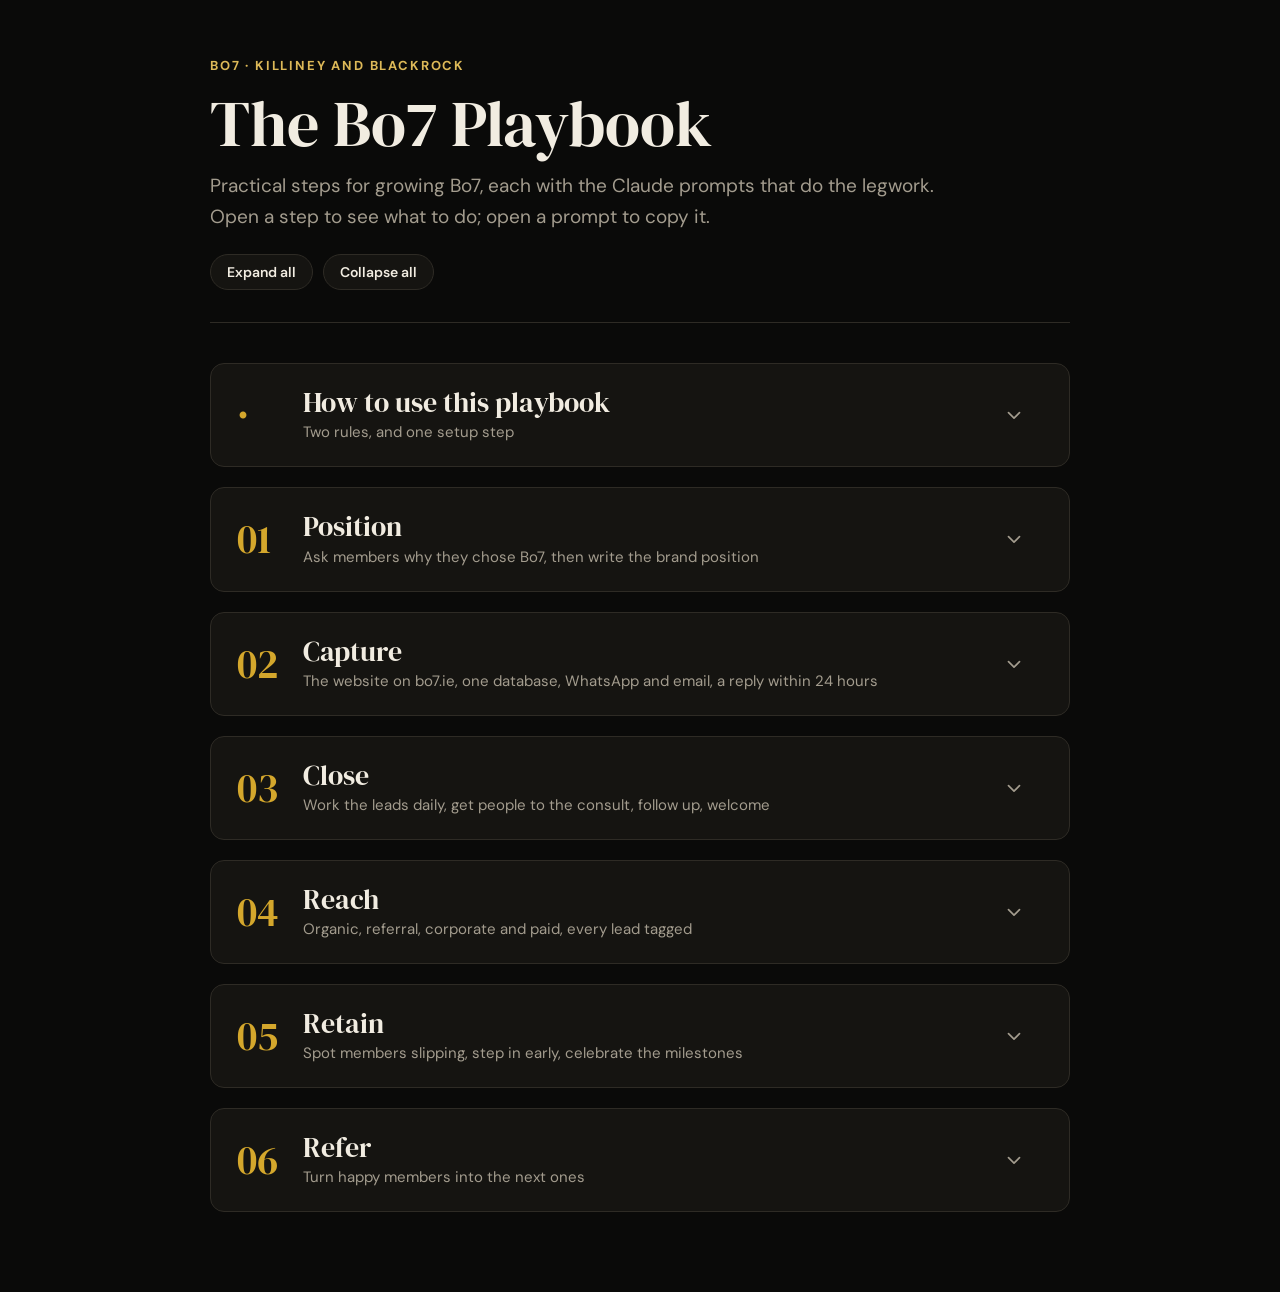
<file: site/playbook/index.html>
<!doctype html>
<html lang="en">
<head>
<meta charset="utf-8">
<meta name="viewport" content="width=device-width, initial-scale=1, viewport-fit=cover">
<meta name="robots" content="noindex, nofollow">
<link rel="icon" href="../assets/favicon.ico">
<title>Bo7 Playbook</title>
<link rel="preconnect" href="https://fonts.googleapis.com">
<link rel="preconnect" href="https://fonts.gstatic.com" crossorigin>
<link rel="stylesheet" href="https://fonts.googleapis.com/css2?family=DM+Serif+Display&family=DM+Sans:wght@400..700&display=swap">
<style>
/* Layout: one reading column of numbered steps, each collapsible; detail (questions, prompts) folds inside.
   Single black look in every theme, like the gym's own black-and-gold. */
:root {
  --bg: #0A0A09;
  --surface: #151411;
  --sunk: #1E1C18;
  --fg: #F1ECE1;
  --muted: #A39C8E;
  --line: #2E2B25;
  --gold: #D4A72C;
  --gold-text: #DDB958;
  --code-bg: #000000;
  --code-fg: #EDE6D6;
  --display: "DM Serif Display", Georgia, "Times New Roman", serif;
  --body: "DM Sans", "Helvetica Neue", Arial, sans-serif;
  --mono: ui-monospace, "SFMono-Regular", Menlo, Consolas, monospace;
  --chev: url("data:image/svg+xml,%3Csvg xmlns='http://www.w3.org/2000/svg' viewBox='0 0 24 24'%3E%3Cpath d='M6 9.5l6 6 6-6' fill='none' stroke='%23000' stroke-width='1.8' stroke-linecap='round' stroke-linejoin='round'/%3E%3C/svg%3E");
  color-scheme: dark;
}

* { box-sizing: border-box; }
html, body { margin: 0; }
html { scroll-behavior: smooth; }
@media (prefers-reduced-motion: reduce) { html { scroll-behavior: auto; } }
body {
  background: var(--bg); color: var(--fg);
  font: 17px/1.6 var(--body);
  padding-inline: 20px; padding-block: 0 80px;
}
.wrap { max-width: 860px; margin: 0 auto; }

/* Header */
.top { padding-block: 56px 32px; border-bottom: 1px solid var(--line); display: grid; gap: 14px; }
.eyebrow { font-size: 13px; font-weight: 700; letter-spacing: .14em; text-transform: uppercase; color: var(--gold-text); margin: 0; }
h1 { font: 400 clamp(40px, 6vw, 64px)/1.04 var(--display); margin: 0; text-wrap: balance; }
.lead { font-size: 19px; color: var(--muted); max-width: 40em; margin: 0; }
.tools { display: flex; flex-wrap: wrap; gap: 10px; margin-top: 8px; }
.btn {
  font: 600 14px/1 var(--body); color: var(--fg); background: var(--surface);
  border: 1px solid var(--line); border-radius: 999px; padding: 10px 16px; cursor: pointer;
}
.btn:hover { border-color: var(--gold); }
.btn:focus-visible, summary:focus-visible, a:focus-visible { outline: 2px solid var(--gold); outline-offset: 2px; }

main { min-width: 0; display: grid; gap: 20px; padding-top: 40px; }

/* Chapters */
details.step { background: var(--surface); border: 1px solid var(--line); border-radius: 14px; }
details.step > summary {
  list-style: none; cursor: pointer; padding: 22px 26px;
  display: grid; grid-template-columns: auto 1fr auto auto; gap: 18px; align-items: center;
}
details.step > summary::-webkit-details-marker { display: none; }
.step-n { font: 400 40px/1 var(--display); color: var(--gold); font-variant-numeric: tabular-nums; min-width: 1.2em; }
.step-title { display: grid; gap: 2px; min-width: 0; }
.step-title h2 { font: 400 28px/1.15 var(--display); margin: 0; text-wrap: balance; }
.step-title span { color: var(--muted); font-size: 15px; }
.chev {
  width: 22px; height: 22px; flex: none; justify-self: end; background: var(--muted);
  -webkit-mask: var(--chev) center / contain no-repeat; mask: var(--chev) center / contain no-repeat;
  transition: transform .25s cubic-bezier(.16,1,.3,1), background-color .15s;
}
summary:hover > .chev { background: var(--gold); }
details[open] > summary > .chev { transform: rotate(180deg); }
details.task .chev, details.prompt .chev { width: 18px; height: 18px; }
@media (prefers-reduced-motion: reduce) { .chev { transition: none; } }
.pill { font-size: 12px; font-weight: 700; letter-spacing: .08em; text-transform: uppercase; color: var(--muted); border: 1px solid var(--line); border-radius: 999px; padding: 4px 10px; white-space: nowrap; }
.step-body { padding: 0 26px 28px; display: grid; gap: 18px; max-width: 760px; }
.step-body > * { margin: 0; }
.step-body h3 { font: 700 13px/1.3 var(--body); letter-spacing: .12em; text-transform: uppercase; color: var(--gold-text); margin-top: 14px; }
.step-body p, .step-body li { max-width: 65ch; }
.step-body ul, .step-body ol { padding-left: 1.3em; display: grid; gap: 6px; }
.done { border-top: 1px solid var(--line); padding-top: 16px; }

/* Rules */
.rules { counter-reset: r; list-style: none; padding: 0 !important; }
.rules li { counter-increment: r; display: grid; grid-template-columns: 34px 1fr; gap: 10px; }
.rules li::before { content: counter(r); font: 400 26px/1 var(--display); color: var(--gold); }

/* Tables */
.tbl { overflow-x: auto; border: 1px solid var(--line); border-radius: 10px; }
table { border-collapse: collapse; width: 100%; font-size: 15px; }
th, td { text-align: left; padding: 10px 14px; vertical-align: top; border-top: 1px solid var(--line); }
th { background: var(--sunk); font-weight: 700; border-top: 0; }

/* Tasks: a numbered list of collapsible tasks inside a step. Ticking one collapses it. */
.progress { font-size: 14px; color: var(--muted); font-variant-numeric: tabular-nums; }
.progress b { color: var(--gold-text); }
.tasks { display: grid; gap: 10px; }
details.task { border: 1px solid var(--line); border-radius: 10px; background: var(--bg); }
details.task > summary {
  cursor: pointer; list-style: none; padding: 14px 16px;
  display: grid; grid-template-columns: 30px 1fr auto auto; gap: 12px; align-items: center;
}
details.task > summary::-webkit-details-marker { display: none; }
.t-n { font-weight: 700; color: var(--gold-text); font-variant-numeric: tabular-nums; }
.t-title { display: grid; gap: 1px; min-width: 0; }
.t-title b { font-weight: 600; }
.t-title span { color: var(--muted); font-size: 14px; }
.tick {
  display: inline-flex; align-items: center; gap: 8px; cursor: pointer;
  font: 600 13px/1 var(--body); color: var(--muted); background: transparent;
  border: 1px solid var(--line); border-radius: 999px; padding: 7px 12px 7px 8px; white-space: nowrap;
}
.tick::before {
  content: ""; width: 16px; height: 16px; border-radius: 4px; border: 1.5px solid var(--muted); flex: none;
}
.tick:hover { border-color: var(--gold); color: var(--fg); }
.tick:focus-visible { outline: 2px solid var(--gold); outline-offset: 2px; }
.is-done .tick { color: var(--gold-text); border-color: var(--gold); }
.is-done .tick::before {
  background: var(--gold); border-color: var(--gold);
  background-image: url("data:image/svg+xml,%3Csvg xmlns='http://www.w3.org/2000/svg' viewBox='0 0 16 16'%3E%3Cpath d='M3.5 8.5l3 3 6-7' fill='none' stroke='%230A0A09' stroke-width='2.2' stroke-linecap='round' stroke-linejoin='round'/%3E%3C/svg%3E");
}
.is-done .t-title b { color: var(--muted); text-decoration: line-through; }
.is-done .t-n { color: var(--muted); }
.task-body { padding: 0 16px 18px 58px; display: grid; gap: 14px; }
.task-body > * { margin: 0; }
.task-foot { display: flex; justify-content: flex-end; border-top: 1px solid var(--line); padding-top: 14px; }
@media (max-width: 560px) {
  details.task > summary { grid-template-columns: 24px 1fr auto; }
  details.task > summary .tick { grid-column: 2; grid-row: 2; justify-self: start; }
  details.task > summary > .chev { grid-column: 3; grid-row: 1; }
  .task-body { padding-left: 16px; }
  .tick-label { display: none; }
}

/* Questionnaire */
.qs { list-style: none; padding: 0 !important; counter-reset: q; gap: 14px !important; }
.qs li { counter-increment: q; display: grid; grid-template-columns: 30px 1fr; gap: 4px 8px; }
.qs li::before { content: counter(q); grid-row: span 2; font-variant-numeric: tabular-nums; font-weight: 700; color: var(--gold-text); }
.qs .opts { display: flex; flex-wrap: wrap; gap: 6px; }
.qs .opts span { font-size: 13px; background: var(--sunk); border-radius: 6px; padding: 3px 8px; }
.qs .tag { color: var(--muted); font-size: 14px; }

blockquote { margin: 0; padding: 14px 18px; border-left: 3px solid var(--gold); background: var(--sunk); border-radius: 0 8px 8px 0; }

/* Prompts */
details.prompt { border: 1px solid var(--line); border-radius: 10px; background: var(--bg); }
details.prompt > summary { cursor: pointer; list-style: none; padding: 14px 16px; display: grid; grid-template-columns: auto 1fr auto; gap: 4px 12px; align-items: baseline; }
details.prompt > summary > .chev { grid-column: 3; grid-row: 1 / span 2; align-self: center; }
details.prompt > summary::-webkit-details-marker { display: none; }
.p-id { font: 700 13px/1 var(--mono); color: var(--gold-text); }
.p-name { font-weight: 600; }
.p-use { grid-column: 2; color: var(--muted); font-size: 14px; }
.p-bar { display: flex; flex-wrap: wrap; gap: 10px; align-items: center; padding: 0 16px 12px; }
.p-bar .file { font: 13px var(--mono); color: var(--muted); }
.p-bar a { color: var(--gold-text); font-size: 14px; }
pre {
  margin: 0 16px 16px; padding: 16px; background: var(--code-bg); color: var(--code-fg);
  border-radius: 8px; font: 13.5px/1.55 var(--mono); white-space: pre-wrap; overflow-x: auto; max-height: 460px; overflow-y: auto;
}
.status { font-size: 13px; color: var(--muted); }
a { color: var(--gold-text); }
</style>
</head>
<body>
<div class="wrap">
  <header class="top">
    <p class="eyebrow">Bo7 · Killiney and Blackrock</p>
    <h1>The Bo7 Playbook</h1>
    <p class="lead">Practical steps for growing Bo7, each with the Claude prompts that do the legwork. Open a step to see what to do; open a prompt to copy it.</p>
    <div class="tools">
      <button class="btn" id="expand-all" type="button">Expand all</button>
      <button class="btn" id="collapse-all" type="button">Collapse all</button>
    </div>
  </header>

    <main>
      <!-- How to use -->
      <details class="step" id="how">
        <summary>
          <span class="step-n">·</span>
          <span class="step-title"><h2>How to use this playbook</h2><span>Two rules, and one setup step</span></span>
          <span class="chev" aria-hidden="true"></span>
        </summary>
        <div class="step-body">
          <p>Each step has what to do, who does it, and the prompts to paste into Claude.</p>
          <ol class="rules">
            <li><span><b>Every prompt starts from the Bo7 brand position.</b> Paste it in, or keep it in a Claude Project, so every output sounds like Bo7 and not a generic gym.</span></li>
            <li><span><b>A person approves anything before it is sent.</b> Claude drafts; Ryan and the coaches decide and send.</span></li>
          </ol>
          <p><b>Setup:</b> the prompts are written for Claude Code in the Claude desktop app, with the Claude in Chrome extension connected. That lets Claude work in your own browser: clicking through settings pages like DNS, Google profiles, Google Forms and ad accounts while you watch.</p>
          <ul>
            <li>Connect Google Drive to Claude with the Bo7 Google account (Settings, Connectors). Claude can then read the survey results, the nightly copy of the Bo7 database and other Bo7 files directly.</li>
            <li>You sign in to every site yourself. Claude never types a password.</li>
            <li>Claude shows you what it is about to change and waits for your OK before it saves, sends or deletes anything.</li>
            <li>Keep everything in one Bo7 folder that Claude Code works in (the bo7-site project is a good home): the brand position, the scorecard and any exports. Then a prompt can say "using the project files" instead of pasting everything in.</li>
          </ul>
        </div>
      </details>

      <!-- Step 1 -->
      <details class="step" id="step-1">
        <summary>
          <span class="step-n">01</span>
          <span class="step-title"><h2>Position</h2><span>Ask members why they chose Bo7, then write the brand position</span></span>
          <span class="chev" aria-hidden="true"></span>
        </summary>
        <div class="step-body">
          <p>Ask members why they chose Bo7, in their own words, and build the brand position from what they say, plus your Google reviews and the owners' own view. The result is one page that every later step works from. Allow two weeks.</p>
          <p class="progress" data-progress="step-1"></p>

          <div class="tasks">
            <!-- 1.1 -->
            <details class="task" id="t1-1">
              <summary>
                <span class="t-n">1</span>
                <span class="t-title"><b>Check the survey questions</b><span>13 questions, about 4 minutes</span></span>
                <button class="tick" type="button" aria-pressed="false"><span class="tick-label">Complete</span></button>
                <span class="chev" aria-hidden="true"></span>
              </summary>
              <div class="task-body">
                <p>Read the questions and change anything that doesn't sound like Bo7. Every question is multiple choice with an "Other" box, except question 12, which stays open because members' exact words are the point of it. Anonymous unless they opt in at the end.</p>
                <ol class="qs">
                  <li><span>Which gym do you train at?</span><span class="opts"><span>Killiney</span><span>Blackrock</span><span>Both</span></span></li>
                  <li><span>How long have you been a member?</span><span class="opts"><span>Under 3 months</span><span>3 to 12 months</span><span>1 to 2 years</span><span>Over 2 years</span></span></li>
                  <li><span>Your gender <span class="tag">optional</span></span><span class="opts"><span>Woman</span><span>Man</span><span>Non-binary</span><span>Prefer not to say</span><span>Other</span></span></li>
                  <li><span>Your age range <span class="tag">optional</span></span><span class="opts"><span>Under 25</span><span>25 to 34</span><span>35 to 44</span><span>45 to 54</span><span>55 to 64</span><span>65 or over</span></span></li>
                  <li><span>Before Bo7, what were you doing for exercise? <span class="tag">pick up to 3</span></span><span class="opts"><span>Gym membership</span><span>Classes (spin, HIIT, CrossFit)</span><span>One-to-one PT</span><span>Pilates or yoga</span><span>Sport or running</span><span>Home workouts or an app</span><span>Nothing regular</span><span>Other</span></span></li>
                  <li><span>What made you start looking for something new? <span class="tag">pick up to 3</span></span><span class="opts"><span>Wanted to get stronger</span><span>Wanted to lose weight</span><span>Injury, pain or stiffness</span><span>Advice from a doctor or physio</span><span>Getting older and want to stay strong</span><span>Lost motivation training on my own</span><span>Life change (new baby, new job, retirement, moved)</span><span>Other</span></span></li>
                  <li><span>How did you first hear about Bo7?</span><span class="opts"><span>Friend or family</span><span>Instagram</span><span>Google search</span><span>Walked or drove past</span><span>Through work</span><span>Other</span></span></li>
                  <li><span>What else did you consider before choosing Bo7? <span class="tag">pick up to 3</span></span><span class="opts"><span>Another gym</span><span>Classes</span><span>One-to-one PT</span><span>Pilates or yoga</span><span>Home workouts or an app</span><span>Nothing else</span><span>Other</span></span></li>
                  <li><span>Why did you pick Bo7 in the end? <span class="tag">pick up to 3</span></span><span class="opts"><span>Small groups</span><span>The coaching and attention</span><span>A programme built around me</span><span>Close to home or work</span><span>The people and community</span><span>Someone recommended it</span><span>Price</span><span>The free consultation</span><span>Other</span></span></li>
                  <li><span>Was there anything that nearly stopped you joining?</span><span class="opts"><span>Price</span><span>Nervous about my fitness level</span><span>Finding the time</span><span>Not sure it was for me</span><span>Location or opening hours</span><span>Nothing</span><span>Other</span></span></li>
                  <li><span>What has changed for you since you started? <span class="tag">pick up to 3</span></span><span class="opts"><span>Stronger</span><span>Fitter</span><span>Weight</span><span>Less pain</span><span>Moving better</span><span>More confident</span><span>More energy or better sleep</span><span>Better mood</span><span>Made friends</span><span>Other</span></span></li>
                  <li><span>How would you describe Bo7 to a friend, in one sentence?</span><span class="tag">Open text</span></li>
                  <li><span>How likely are you to recommend Bo7 to a friend?</span><span class="tag">0 to 10 scale</span></li>
                </ol>
                <p>Then two opt-ins: "Happy for us to quote your answer with your first name?" and "Would you be up for telling your story on video?", each with a box for a name or phone number.</p>
                <p>Gender and age together find the groups worth talking to directly, such as women in their 40s and 50s, which is where perimenopause usually sits. Don't ask about menopause or other health conditions: that's health data, which needs extra care under GDPR.</p>
                <p>If you change a question, change it in prompt 1.2 too (next task), so the form matches.</p>
                <div class="task-foot"><button class="tick" type="button" aria-pressed="false">Mark complete</button></div>
              </div>
            </details>

            <!-- 1.2 -->
            <details class="task" id="t1-2">
              <summary>
                <span class="t-n">2</span>
                <span class="t-title"><b>Build the form</b><span>Google Forms, about 10 minutes, with prompt 1.2</span></span>
                <button class="tick" type="button" aria-pressed="false"><span class="tick-label">Complete</span></button>
                <span class="chev" aria-hidden="true"></span>
              </summary>
              <div class="task-body">
                <p>Claude writes a short Google Apps Script that builds the whole form in one go, with every option, "Other" box and "pick up to 3" limit set, then runs it in your browser. Google Forms is free with no response limit; Typeform's free plan stops at 10 responses a month.</p>
                <ol>
                  <li>Sign in to the Bo7 Google account (not a personal one), so the form and results belong to the business.</li>
                  <li>Paste prompt 1.2 below into Claude Code. It writes the script, opens script.google.com in your Chrome, pastes it in and runs it.</li>
                  <li>Google asks you for permission to create a form and a spreadsheet. Approve that screen yourself. It shows an "unverified app" warning because the script is your own: Advanced, then Go to project.</li>
                  <li>Claude reports the form link and the results sheet link. Check the form on your phone.</li>
                </ol>
                <details class="prompt" data-src="prompts/1.2-build-form.txt">
                  <summary><span class="p-id">1.2</span><span class="p-name">Build the form</span><span class="p-use">Returns a Google Apps Script that creates the survey and its results sheet</span><span class="chev" aria-hidden="true"></span></summary>
                  <div class="p-bar"><button class="btn copy" type="button">Copy prompt</button><a href="prompts/1.2-build-form.txt" target="_blank" rel="noopener">Open file</a><span class="file">prompts/1.2-build-form.txt</span><span class="status" aria-live="polite"></span></div>
                  <pre>Loading…</pre>
                </details>
                <p>Answers land in a Google Sheet called "Bo7 member survey: responses" in the Bo7 Drive. That sheet is the only copy; Ryan owns it.</p>
                <div class="task-foot"><button class="tick" type="button" aria-pressed="false">Mark complete</button></div>
              </div>
            </details>

            <!-- 1.3 -->
            <details class="task" id="t1-3">
              <summary>
                <span class="t-n">3</span>
                <span class="t-title"><b>Send it to members</b><span>WhatsApp group, open for seven days</span></span>
                <button class="tick" type="button" aria-pressed="false"><span class="tick-label">Complete</span></button>
                <span class="chev" aria-hidden="true"></span>
              </summary>
              <div class="task-body">
                <ol>
                  <li>Ryan posts the link in the community WhatsApp group with the message below.</li>
                  <li>Coaches mention it at the end of sessions that week.</li>
                  <li>Ryan posts a reminder in the group after three days.</li>
                  <li>After seven days, close the form: Responses tab, turn off "Accepting responses".</li>
                </ol>
                <p>A draft message for Ryan (edit to his voice):</p>
                <blockquote>Quick favour. We're working on how we tell people about Bo7, and nobody explains it better than you. Four minutes, mostly tick boxes, anonymous unless you say otherwise: [link]. Thanks a million. Ryan</blockquote>
                <p>Whether to add a thank-you (a prize draw, a free PT session) is your call.</p>
                <div class="task-foot"><button class="tick" type="button" aria-pressed="false">Mark complete</button></div>
              </div>
            </details>

            <!-- 1.4 -->
            <details class="task" id="t1-4">
              <summary>
                <span class="t-n">4</span>
                <span class="t-title"><b>Mine the Google reviews</b><span>Both gyms, with prompt 1.4</span></span>
                <button class="tick" type="button" aria-pressed="false"><span class="tick-label">Complete</span></button>
                <span class="chev" aria-hidden="true"></span>
              </summary>
              <div class="task-body">
                <p>Do this while the survey is open. Reviews are unprompted praise in members' own words, already public.</p>
                <ol>
                  <li>Copy every Google review for Killiney and Blackrock into one document.</li>
                  <li>Paste prompt 1.4 into Claude, then the reviews underneath it.</li>
                  <li>Keep that conversation open: tasks 5 and 6 continue in it.</li>
                </ol>
                <details class="prompt" data-src="prompts/1.4-mine-reviews.txt">
                  <summary><span class="p-id">1.4</span><span class="p-name">Mine the Google reviews</span><span class="p-use">Paste all reviews for both gyms after the prompt</span><span class="chev" aria-hidden="true"></span></summary>
                  <div class="p-bar"><button class="btn copy" type="button">Copy prompt</button><a href="prompts/1.4-mine-reviews.txt" target="_blank" rel="noopener">Open file</a><span class="file">prompts/1.4-mine-reviews.txt</span><span class="status" aria-live="polite"></span></div>
                  <pre>Loading…</pre>
                </details>
                <div class="task-foot"><button class="tick" type="button" aria-pressed="false">Mark complete</button></div>
              </div>
            </details>

            <!-- 1.5 -->
            <details class="task" id="t1-5">
              <summary>
                <span class="t-n">5</span>
                <span class="t-title"><b>Analyse the survey</b><span>Once the form closes, with prompt 1.5</span></span>
                <button class="tick" type="button" aria-pressed="false"><span class="tick-label">Complete</span></button>
                <span class="chev" aria-hidden="true"></span>
              </summary>
              <div class="task-body">
                <ol>
                  <li>Open the results sheet: File, Download, CSV.</li>
                  <li>In the same Claude conversation as task 4, paste prompt 1.5 and attach the CSV.</li>
                  <li>Delete the downloaded CSV afterwards. The sheet stays the only copy.</li>
                </ol>
                <details class="prompt" data-src="prompts/1.5-analyse-survey.txt">
                  <summary><span class="p-id">1.5</span><span class="p-name">Analyse the survey</span><span class="p-use">Attach the CSV export of the results sheet</span><span class="chev" aria-hidden="true"></span></summary>
                  <div class="p-bar"><button class="btn copy" type="button">Copy prompt</button><a href="prompts/1.5-analyse-survey.txt" target="_blank" rel="noopener">Open file</a><span class="file">prompts/1.5-analyse-survey.txt</span><span class="status" aria-live="polite"></span></div>
                  <pre>Loading…</pre>
                </details>
                <p>Names and phone numbers only exist for people who opted in. Once the stories are booked, delete those columns from the sheet.</p>
                <div class="task-foot"><button class="tick" type="button" aria-pressed="false">Mark complete</button></div>
              </div>
            </details>

            <!-- 1.6 -->
            <details class="task" id="t1-6">
              <summary>
                <span class="t-n">6</span>
                <span class="t-title"><b>Write and agree the brand position</b><span>With prompt 1.6 and the owners' notes</span></span>
                <button class="tick" type="button" aria-pressed="false"><span class="tick-label">Complete</span></button>
                <span class="chev" aria-hidden="true"></span>
              </summary>
              <div class="task-body">
                <ol>
                  <li>Write up Ryan and the team's answers from Sunday: who you want more of, why people pick Bo7, who else they consider.</li>
                  <li>In the same Claude conversation, paste prompt 1.6 with those notes underneath.</li>
                  <li>Ryan and the team read the draft and correct it.</li>
                  <li>Save the agreed page as brand-position.md in the Bo7 project folder. Every later step uses it.</li>
                </ol>
                <details class="prompt" data-src="prompts/1.6-draft-brand-position.txt">
                  <summary><span class="p-id">1.6</span><span class="p-name">Draft the brand position</span><span class="p-use">Same conversation as 1.4 and 1.5, plus the owners' notes</span><span class="chev" aria-hidden="true"></span></summary>
                  <div class="p-bar"><button class="btn copy" type="button">Copy prompt</button><a href="prompts/1.6-draft-brand-position.txt" target="_blank" rel="noopener">Open file</a><span class="file">prompts/1.6-draft-brand-position.txt</span><span class="status" aria-live="polite"></span></div>
                  <pre>Loading…</pre>
                </details>
                <div class="task-foot"><button class="tick" type="button" aria-pressed="false">Mark complete</button></div>
              </div>
            </details>
          </div>
        </div>
      </details>

      <!-- Steps still to write -->
      <details class="step" id="step-2">
        <summary>
          <span class="step-n">02</span>
          <span class="step-title"><h2>Capture</h2><span>The website on bo7.ie, one database, WhatsApp and email, a reply within 24 hours</span></span>
          <span class="chev" aria-hidden="true"></span>
        </summary>
        <div class="step-body">
          <p>Before chasing new people, make sure every enquiry is caught and answered. The website moved to bo7.ie, one database that every lead goes into, WhatsApp and email set up, and a reply from a real person within 24 hours. Then Step 3 gets them booked in, and Step 4 brings more people in.</p>
          <p class="progress" data-progress="step-2"></p>

          <div class="tasks">
            <details class="task" id="t2-1">
              <summary>
                <span class="t-n">1</span>
                <span class="t-title"><b>Move bo7.ie to the new website</b><span>Off Squarespace onto a site you own and edit with Claude</span></span>
                <button class="tick" type="button" aria-pressed="false"><span class="tick-label">Complete</span></button>
                <span class="chev" aria-hidden="true"></span>
              </summary>
              <div class="task-body">
                <p>The new site replaces the Squarespace one. It is plain files in a GitHub project, hosted free on GitHub Pages, and edited by asking Claude in plain English. No template, no monthly website fee, and every ad, QR code and Google profile can point at pages built for them.</p>
                <h3>Accounts (Bo7 owns all of them)</h3>
                <ol>
                  <li>Ryan creates a GitHub account for Bo7 with a Bo7 email address he controls, and turns on two-factor sign-in. Claude doesn't create accounts or handle passwords, so this one is by hand.</li>
                  <li>A Claude plan that includes Claude Code, on the same Bo7 email. Install the Claude desktop app and the Claude in Chrome extension.</li>
                  <li>A free Cloudflare account on the same Bo7 email. Ryan creates this one too. bo7.ie's settings (DNS) move there, which is what makes the staff-only team area and the database in task 2 possible.</li>
                  <li>Eoin transfers the bo7-site project from his GitHub to Bo7's and Ryan accepts it. Do this when you are ready to switch: the preview address, bo7.thedowlings.co, stops working once it moves.</li>
                </ol>
                <h3>Get the site ready</h3>
                <ol>
                  <li>Open the bo7-site project in Claude Code and run prompt 2.1a. It creates a Killiney page and a Blackrock page (copies of the homepage for now, ready to tailor later), adds tracking, sends the old Squarespace addresses to the right new pages, and lists what still blocks launch.</li>
                  <li>Decide the open items it reports: prices, Blackrock photos, a cookie banner (the maps, YouTube and tracking set cookies), and what replaces the Squarespace shop and gift vouchers.</li>
                  <li>Read the finished site on a phone and a laptop before going any further.</li>
                </ol>
                <details class="prompt" data-src="prompts/2.1a-site-ready.txt">
                  <summary><span class="p-id">2.1a</span><span class="p-name">Get the site ready for bo7.ie</span><span class="p-use">Run in Claude Code: tracking, old-address redirects, launch blockers</span><span class="chev" aria-hidden="true"></span></summary>
                  <div class="p-bar"><button class="btn copy" type="button">Copy prompt</button><a href="prompts/2.1a-site-ready.txt" target="_blank" rel="noopener">Open file</a><span class="file">prompts/2.1a-site-ready.txt</span><span class="status" aria-live="polite"></span></div>
                  <pre>Loading…</pre>
                </details>
                <h3>Point bo7.ie at it</h3>
                <p>Claude Code does this in your browser with prompt 2.1b: it finds where bo7.ie is registered, records every DNS setting before touching it, moves the DNS to Cloudflare, points the website at GitHub, and tests the result. You sign in and approve each change.</p>
                <p><b>Watch the email records.</b> If Bo7 uses @bo7.ie email, its records must stay exactly as they are, or email stops. The prompt tells Claude to leave them alone and to save a copy of every record first.</p>
                <ol>
                  <li>Paste prompt 2.1b into Claude Code. Fill in the Bo7 GitHub account name first.</li>
                  <li>Sign in to Squarespace (or wherever bo7.ie is registered), Cloudflare and GitHub when Claude asks.</li>
                  <li>Check each change Claude shows you before saying OK. Moving the DNS usually takes effect within a few hours, sometimes up to a day.</li>
                  <li>Send a test email to an @bo7.ie address once it is live.</li>
                </ol>
                <details class="prompt" data-src="prompts/2.1b-domain-switch.txt">
                  <summary><span class="p-id">2.1b</span><span class="p-name">Point bo7.ie at the new site</span><span class="p-use">Run in Claude Code with Chrome: DNS switch, HTTPS and checks</span><span class="chev" aria-hidden="true"></span></summary>
                  <div class="p-bar"><button class="btn copy" type="button">Copy prompt</button><a href="prompts/2.1b-domain-switch.txt" target="_blank" rel="noopener">Open file</a><span class="file">prompts/2.1b-domain-switch.txt</span><span class="status" aria-live="polite"></span></div>
                  <pre>Loading…</pre>
                </details>
                <h3>Then close Squarespace</h3>
                <ol>
                  <li>Keep Squarespace for two weeks after launch in case anything was missed.</li>
                  <li>If bo7.ie is registered through Squarespace, keep the domain (it is billed separately) or move it to another registrar first. Cancel only the website plan.</li>
                  <li>Export anything still needed from Squarespace first: shop orders, customer emails, form entries.</li>
                </ol>
                <h3>Changing the site from now on</h3>
                <p>Open the project in Claude Code and ask in plain words. Claude reads the project notes, makes the change, shows phone and desktop screenshots, and publishes when you say so. For example:</p>
                <blockquote>Add a pricing section under the locations: Killiney and Blackrock, [prices]. Same style as the rest of the page. Show me phone and desktop screenshots before you publish.</blockquote>
                <div class="task-foot"><button class="tick" type="button" aria-pressed="false">Mark complete</button></div>
              </div>
            </details>
            <details class="task" id="t2-2">
              <summary>
                <span class="t-n">2</span>
                <span class="t-title"><b>Set up the team area and the Bo7 database</b><span>team.bo7.ie behind a login, and one database for everything, with prompts 2.2a and 2.2b</span></span>
                <button class="tick" type="button" aria-pressed="false"><span class="tick-label">Complete</span></button>
                <span class="chev" aria-hidden="true"></span>
              </summary>
              <div class="task-body">
                <p>Every later task writes into the database, so it comes right after the website. It holds every lead, note, consult, member and win-back message in one place, so the leads board, the consult page, the retain page and the reports all agree. It lives on Cloudflare next to the website, free at Bo7's size.</p>
                <h3>The team area: team.bo7.ie</h3>
                <p>A staff-only part of the site for Bo7's own tools. Cloudflare asks for a @bo7.ie email address and sends a login code to it; nobody else gets in.</p>
                <ol>
                  <li>Check that Ryan and every coach who will use the tools has a @bo7.ie email address they can read on their phone: [list]. If not, set them up first.</li>
                  <li>Run prompt 2.2a in Claude Code. In your browser it creates a private bo7-team project, publishes it at team.bo7.ie, puts the Cloudflare login in front of it, and creates a shared "Bo7 consultations" Google Calendar that every consult gets booked into. You sign in and approve each step.</li>
                  <li>Each coach adds the Bo7 consultations calendar to the calendar app on their phone.</li>
                  <li>Test it in a private browser window: a @bo7.ie address gets in, anything else is refused.</li>
                </ol>
                <details class="prompt" data-src="prompts/2.2a-team-area.txt">
                  <summary><span class="p-id">2.2a</span><span class="p-name">Set up team.bo7.ie</span><span class="p-use">Run in Claude Code with Chrome: private project, Cloudflare login for @bo7.ie, consultations calendar</span><span class="chev" aria-hidden="true"></span></summary>
                  <div class="p-bar"><button class="btn copy" type="button">Copy prompt</button><a href="prompts/2.2a-team-area.txt" target="_blank" rel="noopener">Open file</a><span class="file">prompts/2.2a-team-area.txt</span><span class="status" aria-live="polite"></span></div>
                  <pre>Loading…</pre>
                </details>
                <h3>The database</h3>
                <p>Cloudflare's built-in database (D1). It records leads with their source and status, notes, consults and their outcomes, coaches and their consult hours, members and their attendance from Glofox, member health day by day, win-back sequences, every message sent, and who changed what.</p>
                <ol>
                  <li>Run prompt 2.2b in Claude Code. It shows you the design first, then creates the database, the team area's API, and the scheduled jobs.</li>
                  <li>Fill in the coaches and their consult hours: which coach takes free consultations at which gym, on which days and times, and how long a consult lasts.</li>
                  <li>Decide how long to keep leads who never join: [__ months]. A nightly job removes their personal details after that.</li>
                  <li>Check the nightly read-only copy: a Google Sheet called "Bo7 data (read-only)" in the Bo7 Drive. Ryan can open it any time; Claude can read it through the Google Drive connector. Changes are always made in the tools, never in the sheet.</li>
                </ol>
                <details class="prompt" data-src="prompts/2.2b-database.txt">
                  <summary><span class="p-id">2.2b</span><span class="p-name">Set up the Bo7 database</span><span class="p-use">Run in Claude Code: the D1 database, its API, scheduled jobs and the nightly read-only export</span><span class="chev" aria-hidden="true"></span></summary>
                  <div class="p-bar"><button class="btn copy" type="button">Copy prompt</button><a href="prompts/2.2b-database.txt" target="_blank" rel="noopener">Open file</a><span class="file">prompts/2.2b-database.txt</span><span class="status" aria-live="polite"></span></div>
                  <pre>Loading…</pre>
                </details>
                <div class="task-foot"><button class="tick" type="button" aria-pressed="false">Mark complete</button></div>
              </div>
            </details>
            <details class="task" id="t2-3">
              <summary>
                <span class="t-n">3</span>
                <span class="t-title"><b>Set up WhatsApp Business</b><span>Instant greeting, away message, quick replies, with prompt 2.3</span></span>
                <button class="tick" type="button" aria-pressed="false"><span class="tick-label">Complete</span></button>
                <span class="chev" aria-hidden="true"></span>
              </summary>
              <div class="task-body">
                <p>WhatsApp is the first option everywhere: the website, the QR codes and the ads. Set it up so nobody who messages hears nothing.</p>
                <ol>
                  <li>Make sure 085 241 3999 runs the WhatsApp Business app, not ordinary WhatsApp. If it doesn't, switch it over (chats are kept).</li>
                  <li>Connect WhatsApp Business to the Bo7 Facebook Page (in the app: Settings, Business tools, Facebook and Instagram). The Meta ads in Step 4 need this for their WhatsApp button.</li>
                  <li>Run prompt 2.3. Claude writes the business profile, a greeting message, an away message, quick replies and a set of labels.</li>
                  <li>Put them into the app: Settings, then Business tools. This part is by hand on the phone; the prompt gives step-by-step instructions.</li>
                  <li>Use the labels on every chat (New lead, Replied, Consult booked, Joined, Not now, Member), so the phone and the leads board tell the same story.</li>
                </ol>
                <details class="prompt" data-src="prompts/2.3-whatsapp-setup.txt">
                  <summary><span class="p-id">2.3</span><span class="p-name">WhatsApp Business setup</span><span class="p-use">Profile, greeting, away message, quick replies and labels</span><span class="chev" aria-hidden="true"></span></summary>
                  <div class="p-bar"><button class="btn copy" type="button">Copy prompt</button><a href="prompts/2.3-whatsapp-setup.txt" target="_blank" rel="noopener">Open file</a><span class="file">prompts/2.3-whatsapp-setup.txt</span><span class="status" aria-live="polite"></span></div>
                  <pre>Loading…</pre>
                </details>
                <div class="task-foot"><button class="tick" type="button" aria-pressed="false">Mark complete</button></div>
              </div>
            </details>
            <details class="task" id="t2-4">
              <summary>
                <span class="t-n">4</span>
                <span class="t-title"><b>One email address for enquiries</b><span>For people who would rather write</span></span>
                <button class="tick" type="button" aria-pressed="false"><span class="tick-label">Complete</span></button>
                <span class="chev" aria-hidden="true"></span>
              </summary>
              <div class="task-body">
                <ol>
                  <li>Pick one address for enquiries, for example hello@bo7.ie: [address]. Use it on the website, Glofox, both Google profiles and Instagram.</li>
                  <li>Make sure whoever answers enquiries sees it, on their phone as well as a laptop.</li>
                  <li>Turn on an automatic reply that says a person will get back within 24 hours, with the WhatsApp number for anyone in a hurry.</li>
                  <li>Every enquiry email gets logged as a lead on the add-a-lead page (task 7), like any other source.</li>
                </ol>
                <div class="task-foot"><button class="tick" type="button" aria-pressed="false">Mark complete</button></div>
              </div>
            </details>
            <details class="task" id="t2-5">
              <summary>
                <span class="t-n">5</span>
                <span class="t-title"><b>Write the reply scripts</b><span>First replies and follow-ups, with prompt 2.5</span></span>
                <button class="tick" type="button" aria-pressed="false"><span class="tick-label">Complete</span></button>
                <span class="chev" aria-hidden="true"></span>
              </summary>
              <div class="task-body">
                <p>The greeting is automatic; the first proper reply always comes from a person. Scripts make it quick to send a good one, and they all lead to the same place: a free consultation.</p>
                <ol>
                  <li>Run prompt 2.5. Claude writes a first reply for each source, a day 2 and day 5 follow-up, a friendly "not now" close, and a consult confirmation.</li>
                  <li>Edit them until they sound like Ryan and the coaches.</li>
                  <li>Save the ones you use most as WhatsApp quick replies (task 3), and keep the full set in the project folder.</li>
                </ol>
                <details class="prompt" data-src="prompts/2.5-reply-scripts.txt">
                  <summary><span class="p-id">2.5</span><span class="p-name">Reply scripts</span><span class="p-use">First reply per source, follow-ups, not-now close, consult confirmation</span><span class="chev" aria-hidden="true"></span></summary>
                  <div class="p-bar"><button class="btn copy" type="button">Copy prompt</button><a href="prompts/2.5-reply-scripts.txt" target="_blank" rel="noopener">Open file</a><span class="file">prompts/2.5-reply-scripts.txt</span><span class="status" aria-live="polite"></span></div>
                  <pre>Loading…</pre>
                </details>
                <div class="task-foot"><button class="tick" type="button" aria-pressed="false">Mark complete</button></div>
              </div>
            </details>
            <details class="task" id="t2-6">
              <summary>
                <span class="t-n">6</span>
                <span class="t-title"><b>Agree who answers, and when</b><span>Every lead answered by a person within 24 hours</span></span>
                <button class="tick" type="button" aria-pressed="false"><span class="tick-label">Complete</span></button>
                <span class="chev" aria-hidden="true"></span>
              </summary>
              <div class="task-body">
                <ol>
                  <li>Decide who answers WhatsApp and the enquiry email on each day, weekends included: [rota].</li>
                  <li>The promise: every enquiry gets a reply from a person within 24 hours. An automatic greeting doesn't count.</li>
                  <li>Whoever replies marks the lead as contacted on the leads board straight away, which records the reply time.</li>
                  <li>If someone is off sick or on holiday, the cover person is named in advance, not on the day.</li>
                </ol>
                <div class="task-foot"><button class="tick" type="button" aria-pressed="false">Mark complete</button></div>
              </div>
            </details>
            <details class="task" id="t2-7">
              <summary>
                <span class="t-n">7</span>
                <span class="t-title"><b>Build the add-a-lead page</b><span>team.bo7.ie/add for walk-ins, calls, WhatsApp and email, with prompt 2.7</span></span>
                <button class="tick" type="button" aria-pressed="false"><span class="tick-label">Complete</span></button>
                <span class="chev" aria-hidden="true"></span>
              </summary>
              <div class="task-body">
                <p>Every enquiry needs to reach the database, whichever way it arrives. Website and ad leads arrive by themselves (task 8); this page is for everything a person takes: walk-ins, calls, WhatsApp messages and emails.</p>
                <ol>
                  <li>Paste prompt 2.7 into Claude Code. It builds team.bo7.ie/add, behind the Cloudflare login: name, phone, best way to reach them, gym, how they got in touch, what they're interested in, and their OK to be contacted. It warns you if the person is already a lead or member. It matches the Add lead form in the <a href="https://bo7.thedowlings.co/dash/" target="_blank" rel="noopener">dashboard mockup</a> (Leads tab).</li>
                  <li>Each coach opens team.bo7.ie/add on their phone once, logs in with their @bo7.ie email, and adds it to their home screen.</li>
                  <li>Anyone who walks in, calls, messages or emails about training gets added there and then, before the conversation is forgotten.</li>
                </ol>
                <details class="prompt" data-src="prompts/2.7-add-lead.txt">
                  <summary><span class="p-id">2.7</span><span class="p-name">Build the add-a-lead page</span><span class="p-use">Run in Claude Code: team.bo7.ie/add, saving to the Bo7 database</span><span class="chev" aria-hidden="true"></span></summary>
                  <div class="p-bar"><button class="btn copy" type="button">Copy prompt</button><a href="prompts/2.7-add-lead.txt" target="_blank" rel="noopener">Open file</a><span class="file">prompts/2.7-add-lead.txt</span><span class="status" aria-live="polite"></span></div>
                  <pre>Loading…</pre>
                </details>
                <div class="task-foot"><button class="tick" type="button" aria-pressed="false">Mark complete</button></div>
              </div>
            </details>
            <details class="task" id="t2-8">
              <summary>
                <span class="t-n">8</span>
                <span class="t-title"><b>Bring website form leads in automatically</b><span>Glofox leads into the database, with prompt 2.8</span></span>
                <button class="tick" type="button" aria-pressed="false"><span class="tick-label">Complete</span></button>
                <span class="chev" aria-hidden="true"></span>
              </summary>
              <div class="task-body">
                <p>People who fill in the form on the website land in Glofox. They need to reach the database without anyone copying them across, so they get the same 24-hour reply and show up in the numbers.</p>
                <ol>
                  <li>Run prompt 2.8 in Claude Code. It picks the best route that works: the Glofox API if Bo7 has access; otherwise a copy of Glofox's new-lead emails, read automatically; otherwise reading the Glofox leads list each morning.</li>
                  <li>Test it by filling in the website form yourself and watching the lead appear on the leads board.</li>
                  <li>Fix the Blackrock form in Glofox: it has no consent boxes, so all web leads currently go through the Killiney branch and get sorted by hand.</li>
                </ol>
                <details class="prompt" data-src="prompts/2.8-glofox-leads.txt">
                  <summary><span class="p-id">2.8</span><span class="p-name">Bring website leads in</span><span class="p-use">Run in Claude Code: Glofox leads into the Bo7 database, automatically</span><span class="chev" aria-hidden="true"></span></summary>
                  <div class="p-bar"><button class="btn copy" type="button">Copy prompt</button><a href="prompts/2.8-glofox-leads.txt" target="_blank" rel="noopener">Open file</a><span class="file">prompts/2.8-glofox-leads.txt</span><span class="status" aria-live="polite"></span></div>
                  <pre>Loading…</pre>
                </details>
                <h3>Ask Glofox for API access</h3>
                <p>The cleanest route is Glofox's API (run by its parent company, ABC Fitness), but access has to be requested, so ask now.</p>
                <ol>
                  <li>Ryan asks his Glofox account rep for API access for Bo7, for both branches (Killiney and Blackrock). Glofox's API team can also be emailed directly; ask the rep which address to use.</li>
                  <li>Ask these questions:
                    <ul>
                      <li>Can the API list leads created since a given date, for each branch?</li>
                      <li>Does each lead include name, phone, email, branch, created date and the consent answers from the form?</li>
                      <li>Can it send a notification (a webhook) when a new lead comes in, or only for members?</li>
                      <li>Is there a cost, and does it need a particular Glofox plan?</li>
                    </ul>
                  </li>
                  <li>If the answers are yes: keep the API key and token somewhere private (never in the website project, which is public), and run prompt 2.8 again and it switches to the API.</li>
                  <li>If they're no: prompt 2.8 uses Glofox's emails or, as a last resort, reads the Glofox screens each morning.</li>
                </ol>
                <div class="task-foot"><button class="tick" type="button" aria-pressed="false">Mark complete</button></div>
              </div>
            </details>
            <details class="task" id="t2-9">
              <summary>
                <span class="t-n">9</span>
                <span class="t-title"><b>Monday lead report</b><span>How each source performed last week, with prompt 2.9</span></span>
                <button class="tick" type="button" aria-pressed="false"><span class="tick-label">Complete</span></button>
                <span class="chev" aria-hidden="true"></span>
              </summary>
              <div class="task-body">
                <p>The leads board (Step 3) is for working leads day to day. This is the weekly view: which sources brought leads, how fast they were answered, and which ones turned into consults and members.</p>
                <ol>
                  <li>Run prompt 2.9 in Claude Code every Monday. It reads the database and changes nothing.</li>
                  <li>Ask Claude Code to run it on a schedule, first thing every Monday.</li>
                  <li>Act on what it shows: a source that has gone quiet, slow replies, or rows missing their source.</li>
                </ol>
                <details class="prompt" data-src="prompts/2.9-weekly-report.txt">
                  <summary><span class="p-id">2.9</span><span class="p-name">Monday lead report</span><span class="p-use">Leads, replies, consults and joins by source, compared with the last 4 weeks</span><span class="chev" aria-hidden="true"></span></summary>
                  <div class="p-bar"><button class="btn copy" type="button">Copy prompt</button><a href="prompts/2.9-weekly-report.txt" target="_blank" rel="noopener">Open file</a><span class="file">prompts/2.9-weekly-report.txt</span><span class="status" aria-live="polite"></span></div>
                  <pre>Loading…</pre>
                </details>
                <div class="task-foot"><button class="tick" type="button" aria-pressed="false">Mark complete</button></div>
              </div>
            </details>
          </div>
        </div>
      </details>
      <details class="step" id="step-3">
        <summary>
          <span class="step-n">03</span>
          <span class="step-title"><h2>Close</h2><span>Work the leads daily, get people to the consult, follow up, welcome</span></span>
          <span class="chev" aria-hidden="true"></span>
        </summary>
        <div class="step-body">
          <p>The consultation is already Bo7's strength. This step makes sure every lead reaches it and nothing is lost after it: a board the team works every morning, people turning up, outcomes recorded, the not-yets followed up, and new members welcomed.</p>
          <p class="progress" data-progress="step-3"></p>

          <div class="tasks">
            <details class="task" id="t3-1">
              <summary>
                <span class="t-n">1</span>
                <span class="t-title"><b>Build the leads board, and work it every morning</b><span>Every lead in play and a one-tap reply, with prompt 3.1</span></span>
                <button class="tick" type="button" aria-pressed="false"><span class="tick-label">Complete</span></button>
                <span class="chev" aria-hidden="true"></span>
              </summary>
              <div class="task-body">
                <p>One page that shows every lead by stage, where they came from, how long they have waited, and buttons to WhatsApp, call or email them. Open a lead to book their consult and keep notes. Working through it every morning is how nobody slips through.</p>
                <p>The design is already mocked up with sample data at <a href="https://bo7.thedowlings.co/dash/" target="_blank" rel="noopener">bo7.thedowlings.co/dash</a>; click a lead there to see the booking dialog. Prompt 3.1 builds the real version to match.</p>
                <ol>
                  <li>Run prompt 3.1. Claude builds the board at team.bo7.ie/leads, on top of the Bo7 database. It sits behind the Cloudflare login, so only @bo7.ie email addresses get in, because it shows personal details.</li>
                  <li>Each coach opens team.bo7.ie/leads once, logs in with their @bo7.ie email, and adds it to their phone's home screen.</li>
                  <li>Every morning: start with anyone waiting over 24 hours, then follow-ups due today, then upcoming consults. The WhatsApp button opens the chat with the right script already typed.</li>
                  <li>To book a consult, open the lead: pick the gym, a coach (or any coach) and one of the free times. It goes straight into the Bo7 consultations calendar and the database, and adds a note. Then tap the WhatsApp button to send the confirmation, already written.</li>
                  <li>Add a note whenever you speak to someone: goals, injuries, best times to reach them. Every note is kept, with who wrote it and when.</li>
                  <li>Update the lead as you go (Contacted, Showed up, Joined, Not yet). It writes straight to the database, so the numbers stay right without extra typing.</li>
                  <li>If someone never gets back to you, or the number is wrong, open the lead and choose Remove from board: Couldn't reach them, Not interested right now, or Don't contact again. They stay in the database with that status and a note, and come back onto the board in 1, 3 or 6 months to try again, if they agreed to hear from Bo7.</li>
                </ol>
                <details class="prompt" data-src="prompts/3.1-leads-board.txt">
                  <summary><span class="p-id">3.1</span><span class="p-name">Build the leads board</span><span class="p-use">Run in Claude Code: team.bo7.ie/leads, with contact buttons, consult booking and notes</span><span class="chev" aria-hidden="true"></span></summary>
                  <div class="p-bar"><button class="btn copy" type="button">Copy prompt</button><a href="prompts/3.1-leads-board.txt" target="_blank" rel="noopener">Open file</a><span class="file">prompts/3.1-leads-board.txt</span><span class="status" aria-live="polite"></span></div>
                  <pre>Loading…</pre>
                </details>
                <div class="task-foot"><button class="tick" type="button" aria-pressed="false">Mark complete</button></div>
              </div>
            </details>
            <details class="task" id="t3-2">
              <summary>
                <span class="t-n">2</span>
                <span class="t-title"><b>Get people to turn up</b><span>Confirmation and reminders, with prompt 3.2</span></span>
                <button class="tick" type="button" aria-pressed="false"><span class="tick-label">Complete</span></button>
                <span class="chev" aria-hidden="true"></span>
              </summary>
              <div class="task-body">
                <p>A booked consult only counts if they show up. A confirmation and two short reminders, from a real person, make the difference.</p>
                <ol>
                  <li>Run prompt 3.2 for the booking confirmation (with Ryan's 44-second welcome video), a day-before reminder, a morning-of reminder, and messages for no-shows and cancellations.</li>
                  <li>Decide where Ryan's video lives so it opens well on a phone. The prompt sets out the options.</li>
                  <li>Send the confirmation as soon as a consult is booked, and the reminders on time. The leads board (task 1) shows consults in the next two days.</li>
                  <li>Save the reminders as WhatsApp quick replies.</li>
                </ol>
                <details class="prompt" data-src="prompts/3.2-reminders.txt">
                  <summary><span class="p-id">3.2</span><span class="p-name">Confirmation and reminders</span><span class="p-use">Booking confirmation, two reminders, no-show and cancellation replies</span><span class="chev" aria-hidden="true"></span></summary>
                  <div class="p-bar"><button class="btn copy" type="button">Copy prompt</button><a href="prompts/3.2-reminders.txt" target="_blank" rel="noopener">Open file</a><span class="file">prompts/3.2-reminders.txt</span><span class="status" aria-live="polite"></span></div>
                  <pre>Loading…</pre>
                </details>
                <div class="task-foot"><button class="tick" type="button" aria-pressed="false">Mark complete</button></div>
              </div>
            </details>
            <details class="task" id="t3-3">
              <summary>
                <span class="t-n">3</span>
                <span class="t-title"><b>Build the consult page</b><span>Notes and outcome during the consult, on a phone, with prompt 3.3</span></span>
                <button class="tick" type="button" aria-pressed="false"><span class="tick-label">Complete</span></button>
                <span class="chev" aria-hidden="true"></span>
              </summary>
              <div class="task-body">
                <p>The page a coach opens just before and during a free consultation: who's coming, notes as they talk, and the outcome. It matches the Consult tab of the dashboard mockup (<a href="https://bo7.thedowlings.co/dash/#consult" target="_blank" rel="noopener">bo7.thedowlings.co/dash/#consult</a>).</p>
                <ol>
                  <li>Run prompt 3.3 in Claude Code. It builds team.bo7.ie/consult on top of the database.</li>
                  <li>During each consult, the coach fills in what they want to achieve, training so far, anything to work around, and the days and times that suit.</li>
                  <li>Straight after, record the outcome: showed up or no-show, then joined, thinking it over, or not yet with the reason. Same day, every time.</li>
                  <li>Each month, look at the reasons for "not yet". If one keeps coming up (price, timing), that is the thing to fix.</li>
                </ol>
                <details class="prompt" data-src="prompts/3.3-consult-page.txt">
                  <summary><span class="p-id">3.3</span><span class="p-name">Build the consult page</span><span class="p-use">Run in Claude Code: team.bo7.ie/consult, notes and outcomes into the database</span><span class="chev" aria-hidden="true"></span></summary>
                  <div class="p-bar"><button class="btn copy" type="button">Copy prompt</button><a href="prompts/3.3-consult-page.txt" target="_blank" rel="noopener">Open file</a><span class="file">prompts/3.3-consult-page.txt</span><span class="status" aria-live="polite"></span></div>
                  <pre>Loading…</pre>
                </details>
                <div class="task-foot"><button class="tick" type="button" aria-pressed="false">Mark complete</button></div>
              </div>
            </details>
            <details class="task" id="t3-4">
              <summary>
                <span class="t-n">4</span>
                <span class="t-title"><b>Follow up the "not yets"</b><span>Messages at one week, one month, three months, with prompt 3.4</span></span>
                <button class="tick" type="button" aria-pressed="false"><span class="tick-label">Complete</span></button>
                <span class="chev" aria-hidden="true"></span>
              </summary>
              <div class="task-body">
                <p>Most people who don't join on the day aren't saying no forever. A few kind messages, matched to their reason, bring some of them back. Only for people who agreed to hear from you.</p>
                <ol>
                  <li>Run prompt 3.4. Claude writes a short sequence for each reason (price, timing, location, not ready, and so on): one week, one month and three months after.</li>
                  <li>When a consult ends without joining, the consult page sets the follow-up date to one week later.</li>
                  <li>Send each message when the leads board shows it's due, then move the date on. After three months, stop unless they reply.</li>
                </ol>
                <details class="prompt" data-src="prompts/3.4-not-yet-followups.txt">
                  <summary><span class="p-id">3.4</span><span class="p-name">Follow-ups for the not-yets</span><span class="p-use">A sequence for each reason, at one week, one month and three months</span><span class="chev" aria-hidden="true"></span></summary>
                  <div class="p-bar"><button class="btn copy" type="button">Copy prompt</button><a href="prompts/3.4-not-yet-followups.txt" target="_blank" rel="noopener">Open file</a><span class="file">prompts/3.4-not-yet-followups.txt</span><span class="status" aria-live="polite"></span></div>
                  <pre>Loading…</pre>
                </details>
                <div class="task-foot"><button class="tick" type="button" aria-pressed="false">Mark complete</button></div>
              </div>
            </details>
            <details class="task" id="t3-5">
              <summary>
                <span class="t-n">5</span>
                <span class="t-title"><b>Welcome new members</b><span>Their first two weeks, with prompt 3.5</span></span>
                <button class="tick" type="button" aria-pressed="false"><span class="tick-label">Complete</span></button>
                <span class="chev" aria-hidden="true"></span>
              </summary>
              <div class="task-body">
                <p>The sale isn't finished until they come back for session two. The first two weeks set the habit, and hand over to Step 5.</p>
                <ol>
                  <li>Run prompt 3.5 for a welcome message from Ryan, an introduction for the community WhatsApp group, a check-in after the first session and another at the end of week two, plus a one-page "your first month" note.</li>
                  <li>Send the welcome the day they join, and add them to the community WhatsApp group (with their permission).</li>
                  <li>Record Joined on the consult page. From here, Step 5 keeps them coming.</li>
                </ol>
                <details class="prompt" data-src="prompts/3.5-welcome.txt">
                  <summary><span class="p-id">3.5</span><span class="p-name">Welcome new members</span><span class="p-use">Welcome, group intro, first-session and week-two check-ins, first-month note</span><span class="chev" aria-hidden="true"></span></summary>
                  <div class="p-bar"><button class="btn copy" type="button">Copy prompt</button><a href="prompts/3.5-welcome.txt" target="_blank" rel="noopener">Open file</a><span class="file">prompts/3.5-welcome.txt</span><span class="status" aria-live="polite"></span></div>
                  <pre>Loading…</pre>
                </details>
                <div class="task-foot"><button class="tick" type="button" aria-pressed="false">Mark complete</button></div>
              </div>
            </details>
          </div>
        </div>
      </details>
      <details class="step" id="step-4">
        <summary>
          <span class="step-n">04</span>
          <span class="step-title"><h2>Reach</h2><span>Organic, referral, corporate and paid, every lead tagged</span></span>
          <span class="chev" aria-hidden="true"></span>
        </summary>
        <div class="step-body">
          <p>Get Bo7 in front of the right people, and tag every lead so you know which way in actually works. Tagging first, then the free ways in, and paid ads last.</p>
          <p class="progress" data-progress="step-4"></p>

          <div class="tasks">
            <details class="task" id="t4-1">
              <summary>
                <span class="t-n">1</span>
                <span class="t-title"><b>Tag every lead with its source</b><span>Links and QR codes, with prompt 4.1</span></span>
                <button class="tick" type="button" aria-pressed="false"><span class="tick-label">Complete</span></button>
                <span class="chev" aria-hidden="true"></span>
              </summary>
              <div class="task-body">
                <p>Each way in gets its own pre-typed WhatsApp message and its own website link, so you can count which one brings people in.</p>
                <ol>
                  <li>Paste prompt 4.1 into Claude Code with the bo7-site project open. It returns a table of opening messages, WhatsApp links and website links for every source, and builds the bo7.ie/go/ addresses for the QR codes.</li>
                  <li>Tap each WhatsApp link on a phone to check it opens the Bo7 chat with the right message.</li>
                  <li>Make a QR code for each printed source (each window, the stand, referral cards) from its bo7.ie/go/ address, not the WhatsApp link, so scans are counted and the destination can change without reprinting. In Chrome: open the address, click the share icon in the address bar, then Create QR code.</li>
                  <li>Whoever answers WhatsApp adds the lead on the add-a-lead page, picking the source from the opening message.</li>
                </ol>
                <details class="prompt" data-src="prompts/4.1-tagged-links.txt">
                  <summary><span class="p-id">4.1</span><span class="p-name">Make the tagged links</span><span class="p-use">Every source with its message and links, plus the QR addresses on the site</span><span class="chev" aria-hidden="true"></span></summary>
                  <div class="p-bar"><button class="btn copy" type="button">Copy prompt</button><a href="prompts/4.1-tagged-links.txt" target="_blank" rel="noopener">Open file</a><span class="file">prompts/4.1-tagged-links.txt</span><span class="status" aria-live="polite"></span></div>
                  <pre>Loading…</pre>
                </details>
                <div class="task-foot"><button class="tick" type="button" aria-pressed="false">Mark complete</button></div>
              </div>
            </details>
            <details class="task" id="t4-2">
              <summary>
                <span class="t-n">2</span>
                <span class="t-title"><b>Get both Google profiles right</b><span>Killiney and Blackrock, with prompt 4.2</span></span>
                <button class="tick" type="button" aria-pressed="false"><span class="tick-label">Complete</span></button>
                <span class="chev" aria-hidden="true"></span>
              </summary>
              <div class="task-body">
                <p>People searching nearby see the Google profile before the website. Both gyms have one; Killiney has 99 reviews, Blackrock 15.</p>
                <ol>
                  <li>Ryan confirms he owns and manages both listings at business.google.com.</li>
                  <li>Check hours, category, phone number and photos for each. Blackrock needs its own photos; every current shot is Killiney.</li>
                  <li>Set each profile's website link to its tagged link from prompt 4.1.</li>
                  <li>Use prompt 4.2 for the descriptions, six weeks of posts and review replies. Claude Code can then put them into both profiles in your browser; you approve each save.</li>
                  <li>Post once a week and reply to every new review.</li>
                </ol>
                <details class="prompt" data-src="prompts/4.2-google-profiles.txt">
                  <summary><span class="p-id">4.2</span><span class="p-name">Google profile copy</span><span class="p-use">Descriptions, six weekly posts and review replies for both gyms</span><span class="chev" aria-hidden="true"></span></summary>
                  <div class="p-bar"><button class="btn copy" type="button">Copy prompt</button><a href="prompts/4.2-google-profiles.txt" target="_blank" rel="noopener">Open file</a><span class="file">prompts/4.2-google-profiles.txt</span><span class="status" aria-live="polite"></span></div>
                  <pre>Loading…</pre>
                </details>
                <div class="task-foot"><button class="tick" type="button" aria-pressed="false">Mark complete</button></div>
              </div>
            </details>
            <details class="task" id="t4-3">
              <summary>
                <span class="t-n">3</span>
                <span class="t-title"><b>Windows and the Village Centre stand</b><span>Walk-by traffic, with prompt 4.3</span></span>
                <button class="tick" type="button" aria-pressed="false"><span class="tick-label">Complete</span></button>
                <span class="chev" aria-hidden="true"></span>
              </summary>
              <div class="task-body">
                <ol>
                  <li>Agree a spot and times for a stand with Blackrock Village Centre management.</li>
                  <li>Use prompt 4.3 for the window graphics, banner, stand script and flyer.</li>
                  <li>Print the QR codes from task 1 on the windows, banner and flyers: each with its own source.</li>
                  <li>The QR codes run a test: half the scans go straight to WhatsApp, half go to the gym's page, where people can read more and then book. Leave it running for six weeks.</li>
                  <li>Staff the stand at the Centre's busiest times: [days and hours].</li>
                  <li>After each stand session, count the WhatsApp messages tagged "stand" that week.</li>
                  <li>After six weeks, compare leads per scan for each half. Send every scan to the winner from then on (one line in the website, no reprinting). With only a handful of leads, keep it running longer before deciding.</li>
                </ol>
                <details class="prompt" data-src="prompts/4.3-window-and-stand.txt">
                  <summary><span class="p-id">4.3</span><span class="p-name">Window and stand copy</span><span class="p-use">Window graphics, banner, stand script and an A6 flyer</span><span class="chev" aria-hidden="true"></span></summary>
                  <div class="p-bar"><button class="btn copy" type="button">Copy prompt</button><a href="prompts/4.3-window-and-stand.txt" target="_blank" rel="noopener">Open file</a><span class="file">prompts/4.3-window-and-stand.txt</span><span class="status" aria-live="polite"></span></div>
                  <pre>Loading…</pre>
                </details>
                <div class="task-foot"><button class="tick" type="button" aria-pressed="false">Mark complete</button></div>
              </div>
            </details>
            <details class="task" id="t4-4">
              <summary>
                <span class="t-n">4</span>
                <span class="t-title"><b>Launch a referral reward</b><span>Members bring friends, with prompt 4.4</span></span>
                <button class="tick" type="button" aria-pressed="false"><span class="tick-label">Complete</span></button>
                <span class="chev" aria-hidden="true"></span>
              </summary>
              <div class="task-body">
                <ol>
                  <li>Ryan and the team decide the reward: one for the member who refers, one for the friend.</li>
                  <li>Use prompt 4.4 for the WhatsApp announcement, referral card, coach script and thank-you message.</li>
                  <li>Ryan posts it in the community WhatsApp group; coaches mention it after sessions.</li>
                  <li>Every new enquiry gets asked "who sent you?", and the answer goes in the lead list.</li>
                  <li>Thank the member as soon as their friend joins.</li>
                </ol>
                <details class="prompt" data-src="prompts/4.4-referral.txt">
                  <summary><span class="p-id">4.4</span><span class="p-name">Referral launch</span><span class="p-use">Announcement, card, coach script and thank-you message</span><span class="chev" aria-hidden="true"></span></summary>
                  <div class="p-bar"><button class="btn copy" type="button">Copy prompt</button><a href="prompts/4.4-referral.txt" target="_blank" rel="noopener">Open file</a><span class="file">prompts/4.4-referral.txt</span><span class="status" aria-live="polite"></span></div>
                  <pre>Loading…</pre>
                </details>
                <div class="task-foot"><button class="tick" type="button" aria-pressed="false">Mark complete</button></div>
              </div>
            </details>
            <details class="task" id="t4-5">
              <summary>
                <span class="t-n">5</span>
                <span class="t-title"><b>Build corporate deals</b><span>Company group rates, with prompt 4.5</span></span>
                <button class="tick" type="button" aria-pressed="false"><span class="tick-label">Complete</span></button>
                <span class="chev" aria-hidden="true"></span>
              </summary>
              <div class="task-body">
                <ol>
                  <li>Write down what exists today: which companies, the discount, how many members came through each.</li>
                  <li>Use prompt 4.5 for the one-page offer, the emails and a message for a staff champion.</li>
                  <li>Approach five local employers to start. Offer a free team taster session.</li>
                  <li>Give each company its own tagged link, so you can count members per deal.</li>
                </ol>
                <details class="prompt" data-src="prompts/4.5-corporate.txt">
                  <summary><span class="p-id">4.5</span><span class="p-name">Corporate offer</span><span class="p-use">One-page offer, outreach emails and a champion message</span><span class="chev" aria-hidden="true"></span></summary>
                  <div class="p-bar"><button class="btn copy" type="button">Copy prompt</button><a href="prompts/4.5-corporate.txt" target="_blank" rel="noopener">Open file</a><span class="file">prompts/4.5-corporate.txt</span><span class="status" aria-live="polite"></span></div>
                  <pre>Loading…</pre>
                </details>
                <div class="task-foot"><button class="tick" type="button" aria-pressed="false">Mark complete</button></div>
              </div>
            </details>
            <details class="task" id="t4-6">
              <summary>
                <span class="t-n">6</span>
                <span class="t-title"><b>Run Meta ads</b><span>Facebook and Instagram, with prompts 4.6a and 4.6b</span></span>
                <button class="tick" type="button" aria-pressed="false"><span class="tick-label">Complete</span></button>
                <span class="chev" aria-hidden="true"></span>
              </summary>
              <div class="task-body">
                <p>Start ads last. Before spending, Steps 2 and 3 need to be in place (every lead answered by a person within 24 hours, and booked from the leads board), and the website needs its tracking tags.</p>
                <h3>Connect Claude to Meta (about 5 minutes)</h3>
                <ol>
                  <li>In Claude: Settings, Connectors, add Meta Ads.</li>
                  <li>Sign in with the Facebook profile that manages Bo7, and pick the Bo7 ad account when asked.</li>
                </ol>
                <h3>Check the Meta side is ready (an hour, or a few days if tangled)</h3>
                <p>Small businesses often have the Page, Instagram or ad account hanging off someone's personal profile. Prompt 4.6a checks everything and lists what to fix, without changing anything.</p>
                <ol>
                  <li>Run prompt 4.6a in Claude Code.</li>
                  <li>Fix what it reports, with Claude talking you through it in your browser. The usual ones: a Meta business account that Bo7 owns, holding the Facebook Page, Instagram (@bo7_gym) and the ad account; a payment method; WhatsApp Business connected to the Page (Step 2, task 3), so the "Send WhatsApp message" button works; and Meta's tracking on bo7.ie, added through Google Tag Manager.</li>
                  <li>Run 3.6a again until everything says Ready.</li>
                </ol>
                <details class="prompt" data-src="prompts/4.6a-meta-setup.txt">
                  <summary><span class="p-id">4.6a</span><span class="p-name">Check the Meta setup</span><span class="p-use">Run in Claude Code: reports what is ready and what to fix, changes nothing</span><span class="chev" aria-hidden="true"></span></summary>
                  <div class="p-bar"><button class="btn copy" type="button">Copy prompt</button><a href="prompts/4.6a-meta-setup.txt" target="_blank" rel="noopener">Open file</a><span class="file">prompts/4.6a-meta-setup.txt</span><span class="status" aria-live="polite"></span></div>
                  <pre>Loading…</pre>
                </details>
                <h3>Build and run the ads</h3>
                <ol>
                  <li>Decide a test budget for four weeks: [€__ a week]. One campaign covers both gyms: they are a few miles apart, so one budget learns faster than two half-budgets. Split later only if one gym needs filling more than the other.</li>
                  <li>Run prompt 4.6b. Claude writes ad text and video ideas from the survey and the brand position; you pick the ones you like.</li>
                  <li>Claude builds the campaign in the Bo7 ad account through the connector: WhatsApp button, people living near either gym, your budget. Everything is created switched off. The person picks their gym in the WhatsApp chat; record it when you add the lead.</li>
                  <li>Review the campaign in Ads Manager and switch it on yourself. Claude never starts spending.</li>
                  <li>After four weeks, compare cost per consultation booked against the other sources on the dashboard.</li>
                </ol>
                <details class="prompt" data-src="prompts/4.6b-meta-ads.txt">
                  <summary><span class="p-id">4.6b</span><span class="p-name">Write and build the Meta ads</span><span class="p-use">Ad text, video ideas, then one campaign for both gyms, built switched off</span><span class="chev" aria-hidden="true"></span></summary>
                  <div class="p-bar"><button class="btn copy" type="button">Copy prompt</button><a href="prompts/4.6b-meta-ads.txt" target="_blank" rel="noopener">Open file</a><span class="file">prompts/4.6b-meta-ads.txt</span><span class="status" aria-live="polite"></span></div>
                  <pre>Loading…</pre>
                </details>
                <div class="task-foot"><button class="tick" type="button" aria-pressed="false">Mark complete</button></div>
              </div>
            </details>
            <details class="task" id="t4-7">
              <summary>
                <span class="t-n">7</span>
                <span class="t-title"><b>Run Google ads</b><span>One search campaign for both gyms, with prompts 4.7a and 4.7b</span></span>
                <button class="tick" type="button" aria-pressed="false"><span class="tick-label">Complete</span></button>
                <span class="chev" aria-hidden="true"></span>
              </summary>
              <div class="task-body">
                <p>Same rule as task 6: only once leads are answered within 24 hours and the site is tracking visits.</p>
                <p>Google has no official Claude connector for Google Ads, so Claude works in your browser at ads.google.com instead. Nothing to install beyond Claude in Chrome.</p>
                <h3>Check the Google side is ready</h3>
                <ol>
                  <li>Run prompt 4.7a in Claude Code. It checks the account and lists what to fix, without changing anything.</li>
                  <li>Fix what it reports, with Claude talking you through it in your browser. The usual ones: a Google Ads account owned by the Bo7 Google account; Expert mode rather than Smart mode (Google pushes new accounts into Smart mode, which hides the keywords); billing; both Google profiles linked; and conversion tracking for WhatsApp clicks and form bookings on bo7.ie.</li>
                  <li>Run 3.7a again until everything says Ready.</li>
                </ol>
                <details class="prompt" data-src="prompts/4.7a-google-setup.txt">
                  <summary><span class="p-id">4.7a</span><span class="p-name">Check the Google Ads setup</span><span class="p-use">Run in Claude Code with Chrome: reports what is ready and what to fix, changes nothing</span><span class="chev" aria-hidden="true"></span></summary>
                  <div class="p-bar"><button class="btn copy" type="button">Copy prompt</button><a href="prompts/4.7a-google-setup.txt" target="_blank" rel="noopener">Open file</a><span class="file">prompts/4.7a-google-setup.txt</span><span class="status" aria-live="polite"></span></div>
                  <pre>Loading…</pre>
                </details>
                <h3>Build and run the ads</h3>
                <ol>
                  <li>Decide a test budget for four weeks: [€__ a day]. Like Meta, one campaign covers both gyms.</li>
                  <li>Run prompt 4.7b. Claude writes the plan first. Searches naming Blackrock go to the Blackrock page, searches naming Killiney or nearby go to the Killiney page, and general searches go to the homepage, where people pick their gym. You approve it.</li>
                  <li>Claude builds the campaign in your browser, showing you each screen before it saves. It is created paused.</li>
                  <li>Review it in Google Ads and switch it on yourself. Claude never starts spending.</li>
                  <li>After four weeks, compare cost per consultation booked against Meta and the free sources on the dashboard.</li>
                </ol>
                <details class="prompt" data-src="prompts/4.7b-google-ads.txt">
                  <summary><span class="p-id">4.7b</span><span class="p-name">Write and build the Google ads</span><span class="p-use">The plan, then one campaign for both gyms, built paused</span><span class="chev" aria-hidden="true"></span></summary>
                  <div class="p-bar"><button class="btn copy" type="button">Copy prompt</button><a href="prompts/4.7b-google-ads.txt" target="_blank" rel="noopener">Open file</a><span class="file">prompts/4.7b-google-ads.txt</span><span class="status" aria-live="polite"></span></div>
                  <pre>Loading…</pre>
                </details>
                <div class="task-foot"><button class="tick" type="button" aria-pressed="false">Mark complete</button></div>
              </div>
            </details>
          </div>
        </div>
      </details>
      <details class="step" id="step-5">
        <summary>
          <span class="step-n">05</span>
          <span class="step-title"><h2>Retain</h2><span>Spot members slipping, step in early, celebrate the milestones</span></span>
          <span class="chev" aria-hidden="true"></span>
        </summary>
        <div class="step-body">
          <p>Keeping a member is cheaper than finding a new one, and members who stay are the ones who bring friends. This step spots people drifting before they leave, gives coaches the right message to send, and learns from the ones who go.</p>
          <p class="progress" data-progress="step-5"></p>

          <div class="tasks">
            <details class="task" id="t5-1">
              <summary>
                <span class="t-n">1</span>
                <span class="t-title"><b>Bring members and attendance in every night</b><span>Who is training and who is drifting, with prompt 5.1</span></span>
                <button class="tick" type="button" aria-pressed="false"><span class="tick-label">Complete</span></button>
                <span class="chev" aria-hidden="true"></span>
              </summary>
              <div class="task-body">
                <p>Every session is booked in Glofox, so the warning signs are already there: someone who used to come three times a week and hasn't been in for ten days. This task brings members and their attendance into the database every night and works out each member's health: healthy, slowing or at risk.</p>
                <ol>
                  <li>Run prompt 5.1 in Claude Code. It uses the Glofox API if Bo7 has access (task 2.8), otherwise Glofox's reports, downloaded each night. It changes nothing in Glofox.</li>
                  <li>Check the coach on each member. Where Glofox doesn't record who coaches whom, fill it in once on the retain page.</li>
                  <li>Check the first night's numbers by gym against what Ryan expects.</li>
                </ol>
                <details class="prompt" data-src="prompts/5.1-members-data.txt">
                  <summary><span class="p-id">5.1</span><span class="p-name">Bring members in every night</span><span class="p-use">Run in Claude Code: members, visits and daily health into the database</span><span class="chev" aria-hidden="true"></span></summary>
                  <div class="p-bar"><button class="btn copy" type="button">Copy prompt</button><a href="prompts/5.1-members-data.txt" target="_blank" rel="noopener">Open file</a><span class="file">prompts/5.1-members-data.txt</span><span class="status" aria-live="polite"></span></div>
                  <pre>Loading…</pre>
                </details>
                <div class="task-foot"><button class="tick" type="button" aria-pressed="false">Mark complete</button></div>
              </div>
            </details>
            <details class="task" id="t5-2">
              <summary>
                <span class="t-n">2</span>
                <span class="t-title"><b>Agree when to step in</b><span>The rules that flag a member</span></span>
                <button class="tick" type="button" aria-pressed="false"><span class="tick-label">Complete</span></button>
                <span class="chev" aria-hidden="true"></span>
              </summary>
              <div class="task-body">
                <p>These are the starting rules. Change the numbers to suit how Bo7 members actually train, then write the agreed version to retention-rules.md in the project folder. Prompt 5.4 puts the numbers into the database's settings so they can be changed without code.</p>
                <div class="tbl">
                  <table>
                    <tr><th>When this happens</th><th>Bo7 does this</th><th>Sent by</th></tr>
                    <tr><td>No visit for 10 days</td><td>A personal WhatsApp offering to hold a spot</td><td>Their coach</td></tr>
                    <tr><td>Visits drop by half over a month</td><td>A short call about schedule and goals</td><td>Their coach</td></tr>
                    <tr><td>First month done</td><td>A progress note: one real thing they've improved</td><td>Their coach</td></tr>
                    <tr><td>10th, 50th, 100th visit</td><td>A shout-out in the community group, with permission</td><td>Coach or Ryan</td></tr>
                    <tr><td>One year as a member</td><td>A thank-you</td><td>Ryan</td></tr>
                    <tr><td>Back after a gap</td><td>A warm welcome back</td><td>Their coach</td></tr>
                  </table>
                </div>
                <ol>
                  <li>Ryan and the coaches agree the rules and numbers: [changes].</li>
                  <li>Agree who owns each member: their regular coach, or Ryan if they don't have one.</li>
                  <li>Check whether Glofox can send automatic emails or app notifications for milestones (first visit, 10th class and so on). If it can, use it for the milestone and anniversary messages, and keep the "not seen" and "dropping" messages personal.</li>
                </ol>
                <div class="task-foot"><button class="tick" type="button" aria-pressed="false">Mark complete</button></div>
              </div>
            </details>
            <details class="task" id="t5-3">
              <summary>
                <span class="t-n">3</span>
                <span class="t-title"><b>Write the messages</b><span>Personal, short, never guilt, with prompt 5.3</span></span>
                <button class="tick" type="button" aria-pressed="false"><span class="tick-label">Complete</span></button>
                <span class="chev" aria-hidden="true"></span>
              </summary>
              <div class="task-body">
                <ol>
                  <li>Run prompt 5.3. Claude writes each message in a few versions, a guide for the coach's five-minute check-in call, and a kind reply for anyone asking to pause or cancel.</li>
                  <li>Each coach rewrites the "missed you" messages in their own words. Members can tell a template from a person.</li>
                  <li>Keep the final set in the project folder; the members board uses it.</li>
                </ol>
                <details class="prompt" data-src="prompts/5.3-retention-messages.txt">
                  <summary><span class="p-id">5.3</span><span class="p-name">Retention messages</span><span class="p-use">Missed-you, dropping, first month, milestones, anniversary, pause or cancel</span><span class="chev" aria-hidden="true"></span></summary>
                  <div class="p-bar"><button class="btn copy" type="button">Copy prompt</button><a href="prompts/5.3-retention-messages.txt" target="_blank" rel="noopener">Open file</a><span class="file">prompts/5.3-retention-messages.txt</span><span class="status" aria-live="polite"></span></div>
                  <pre>Loading…</pre>
                </details>
                <div class="task-foot"><button class="tick" type="button" aria-pressed="false">Mark complete</button></div>
              </div>
            </details>
            <details class="task" id="t5-4">
              <summary>
                <span class="t-n">4</span>
                <span class="t-title"><b>Build the retain page and the win-back sequences</b><span>team.bo7.ie/retain, mostly automatic, with prompt 5.4</span></span>
                <button class="tick" type="button" aria-pressed="false"><span class="tick-label">Complete</span></button>
                <span class="chev" aria-hidden="true"></span>
              </summary>
              <div class="task-body">
                <p>Members who are slowing down or at risk get the right message at the right time, and drop out the moment they train again. The page matches the Retain tab of the dashboard mockup (<a href="https://bo7.thedowlings.co/dash/#retain" target="_blank" rel="noopener">bo7.thedowlings.co/dash/#retain</a>).</p>
                <ol>
                  <li>Run prompt 5.4 in Claude Code. It builds the page and a job that runs every morning: it starts new sequences, stops them for anyone who has trained, sends the automatic steps, and puts the coach steps on the page as today's tasks.</li>
                  <li>Decide how the automatic messages are sent. Check what Glofox can send first; otherwise an email service with a free tier. Automated WhatsApp costs per message and needs approved templates, so it can wait.</li>
                  <li>Ryan decides the Day 7 offer: [offer].</li>
                  <li>Each morning, coaches send their coach steps from the page. Ryan checks the top line each week: healthy share, members won back, win-back rate.</li>
                </ol>
                <details class="prompt" data-src="prompts/5.4-retain-page.txt">
                  <summary><span class="p-id">5.4</span><span class="p-name">Build the retain page and sequences</span><span class="p-use">Run in Claude Code: team.bo7.ie/retain and the win-back engine</span><span class="chev" aria-hidden="true"></span></summary>
                  <div class="p-bar"><button class="btn copy" type="button">Copy prompt</button><a href="prompts/5.4-retain-page.txt" target="_blank" rel="noopener">Open file</a><span class="file">prompts/5.4-retain-page.txt</span><span class="status" aria-live="polite"></span></div>
                  <pre>Loading…</pre>
                </details>
                <div class="task-foot"><button class="tick" type="button" aria-pressed="false">Mark complete</button></div>
              </div>
            </details>
            <details class="task" id="t5-5">
              <summary>
                <span class="t-n">5</span>
                <span class="t-title"><b>Find out why people leave</b><span>A reason for every leaver, with prompt 5.5</span></span>
                <button class="tick" type="button" aria-pressed="false"><span class="tick-label">Complete</span></button>
                <span class="chev" aria-hidden="true"></span>
              </summary>
              <div class="task-body">
                <p>Some people will always move away. The useful reasons are the ones Bo7 can fix: schedule, not seeing results, not feeling part of it.</p>
                <ol>
                  <li>Run prompt 5.5. Claude adds leavers to the retain page with a reason to record, writes Ryan's message for when someone cancels, and adds monthly retention.</li>
                  <li>When someone cancels, Ryan sends the message and records the reason. Every leaver, every time.</li>
                  <li>Check the reasons on the retain page. One that keeps coming up is the next thing to fix.</li>
                </ol>
                <details class="prompt" data-src="prompts/5.5-why-people-leave.txt">
                  <summary><span class="p-id">5.5</span><span class="p-name">Learn why people leave</span><span class="p-use">Leavers on the retain page, a cancel message, and monthly retention</span><span class="chev" aria-hidden="true"></span></summary>
                  <div class="p-bar"><button class="btn copy" type="button">Copy prompt</button><a href="prompts/5.5-why-people-leave.txt" target="_blank" rel="noopener">Open file</a><span class="file">prompts/5.5-why-people-leave.txt</span><span class="status" aria-live="polite"></span></div>
                  <pre>Loading…</pre>
                </details>
                <div class="task-foot"><button class="tick" type="button" aria-pressed="false">Mark complete</button></div>
              </div>
            </details>
            <details class="task" id="t5-6">
              <summary>
                <span class="t-n">6</span>
                <span class="t-title"><b>Give members their own area</b><span>members.bo7.ie: log in by text code, announcements, PBs and milestones, with prompts 5.6a and 5.6b</span></span>
                <button class="tick" type="button" aria-pressed="false"><span class="tick-label">Complete</span></button>
                <span class="chev" aria-hidden="true"></span>
              </summary>
              <div class="task-body">
                <p>A place members open on their phone between sessions: Bo7 news for their gym, their PBs and their milestones. Glofox's app still does bookings and payments; this adds the part that makes training feel like progress. The design is mocked up at <a href="https://bo7.thedowlings.co/members/" target="_blank" rel="noopener">bo7.thedowlings.co/members</a> (sample data: any six digits log you in).</p>
                <h3>Log in by text code</h3>
                <p>Members log in with the mobile number they gave Bo7 and a 6-digit code sent by text. No passwords to forget. Only numbers that belong to current members get a code, and the form never says who is a member.</p>
                <ol>
                  <li>Ryan creates a Twilio account with the Bo7 email (Claude doesn't create accounts). Twilio sends the codes; each login costs a few cents.</li>
                  <li>Decide a monthly spending limit for texts: [€__]. Twilio stops sending above it and warns Ryan at half.</li>
                  <li>Run prompt 5.6a in Claude Code. In your browser it sets up Twilio for Ireland only with fraud protection, the members.bo7.ie site, Cloudflare's free bot check on the form, limits on how many codes can be sent, and 30-day logins.</li>
                  <li>Approve the line it adds to the privacy notice about using members' numbers for login codes.</li>
                  <li>Test it with your own number, including five wrong codes in a row.</li>
                </ol>
                <details class="prompt" data-src="prompts/5.6a-sms-login.txt">
                  <summary><span class="p-id">5.6a</span><span class="p-name">Set up text-code login</span><span class="p-use">Run in Claude Code with Chrome: Twilio Verify, members.bo7.ie, bot check, rate limits, sessions</span><span class="chev" aria-hidden="true"></span></summary>
                  <div class="p-bar"><button class="btn copy" type="button">Copy prompt</button><a href="prompts/5.6a-sms-login.txt" target="_blank" rel="noopener">Open file</a><span class="file">prompts/5.6a-sms-login.txt</span><span class="status" aria-live="polite"></span></div>
                  <pre>Loading…</pre>
                </details>
                <h3>The members area</h3>
                <ol>
                  <li>Run prompt 5.6b in Claude Code. It builds the members area to match the mockup, the database tables behind it, and team.bo7.ie/announcements for staff.</li>
                  <li>Post the first announcements: one for each gym, and one for both.</li>
                  <li>Tell members: a message in the community WhatsApp group from Ryan with the link, and a "Members" link in the website footer.</li>
                  <li>Shared PBs and milestones show up as wins on the refer page (Step 6). Congratulate people when they appear.</li>
                </ol>
                <details class="prompt" data-src="prompts/5.6b-members-area.txt">
                  <summary><span class="p-id">5.6b</span><span class="p-name">Build the members area</span><span class="p-use">Run in Claude Code: members.bo7.ie, announcements for staff, PBs and milestones</span><span class="chev" aria-hidden="true"></span></summary>
                  <div class="p-bar"><button class="btn copy" type="button">Copy prompt</button><a href="prompts/5.6b-members-area.txt" target="_blank" rel="noopener">Open file</a><span class="file">prompts/5.6b-members-area.txt</span><span class="status" aria-live="polite"></span></div>
                  <pre>Loading…</pre>
                </details>
                <div class="task-foot"><button class="tick" type="button" aria-pressed="false">Mark complete</button></div>
              </div>
            </details>
          </div>
        </div>
      </details>
      <details class="step" id="step-6">
        <summary>
          <span class="step-n">06</span>
          <span class="step-title"><h2>Refer</h2><span>Turn happy members into the next ones</span></span>
          <span class="chev" aria-hidden="true"></span>
        </summary>
        <div class="step-body">
          <p>Members who stay are the cheapest source of new ones. This step asks at the right moments, collects reviews, tracks every referral through to a reward, and keeps real member stories coming. Everything feeds back into Reach.</p>
          <p class="progress" data-progress="step-6"></p>

          <div class="tasks">
            <details class="task" id="t6-1">
              <summary>
                <span class="t-n">1</span>
                <span class="t-title"><b>Spot the high points</b><span>A daily list of who to ask, with prompt 6.1</span></span>
                <button class="tick" type="button" aria-pressed="false"><span class="tick-label">Complete</span></button>
                <span class="chev" aria-hidden="true"></span>
              </summary>
              <div class="task-body">
                <p>Members are most willing to leave a review or bring a friend straight after a high point: a 50th session, a personal best, a year at Bo7. This task finds those moments every morning and puts them on one list for the coaches.</p>
                <ol>
                  <li>Run prompt 6.1 in Claude Code. It adds a morning job that finds milestones from Glofox attendance, and builds team.bo7.ie/refer: today's asks by coach, each with the right message one tap away.</li>
                  <li>Coaches log wins as they happen (a personal best, a first pull-up) with the "Log a win" button. Those become moments too.</li>
                  <li>Only happy, healthy members are asked, never anyone who is slowing or at risk, and nobody more than once every 60 days.</li>
                  <li>Coaches send the asks themselves and record the answer. Nothing on this page sends automatically.</li>
                </ol>
                <details class="prompt" data-src="prompts/6.1-moments.txt">
                  <summary><span class="p-id">6.1</span><span class="p-name">Spot the high points</span><span class="p-use">Run in Claude Code: a morning job for milestones and the team.bo7.ie/refer page</span><span class="chev" aria-hidden="true"></span></summary>
                  <div class="p-bar"><button class="btn copy" type="button">Copy prompt</button><a href="prompts/6.1-moments.txt" target="_blank" rel="noopener">Open file</a><span class="file">prompts/6.1-moments.txt</span><span class="status" aria-live="polite"></span></div>
                  <pre>Loading…</pre>
                </details>
                <div class="task-foot"><button class="tick" type="button" aria-pressed="false">Mark complete</button></div>
              </div>
            </details>
            <details class="task" id="t6-2">
              <summary>
                <span class="t-n">2</span>
                <span class="t-title"><b>Ask for Google reviews</b><span>Especially Blackrock, with prompt 6.2</span></span>
                <button class="tick" type="button" aria-pressed="false"><span class="tick-label">Complete</span></button>
                <span class="chev" aria-hidden="true"></span>
              </summary>
              <div class="task-body">
                <p>Killiney has 99 reviews and Blackrock 15 (8 Oct 2026). Reviews are what people read before they reach out, and they help both gyms show up in local searches.</p>
                <ol>
                  <li>Run prompt 6.2. Claude gets each gym's "ask for reviews" link from its Google profile, and writes a message for each moment, a reminder, a line coaches can say in person, and a QR card for each front desk.</li>
                  <li>Put the QR cards at both front desks.</li>
                  <li>Reply to every new review within a few days, using the templates from prompt 4.2.</li>
                  <li>Never offer anything in return for a review: Google doesn't allow it.</li>
                </ol>
                <details class="prompt" data-src="prompts/6.2-reviews.txt">
                  <summary><span class="p-id">6.2</span><span class="p-name">Ask for Google reviews</span><span class="p-use">Review links, messages per moment, in-person line and QR cards</span><span class="chev" aria-hidden="true"></span></summary>
                  <div class="p-bar"><button class="btn copy" type="button">Copy prompt</button><a href="prompts/6.2-reviews.txt" target="_blank" rel="noopener">Open file</a><span class="file">prompts/6.2-reviews.txt</span><span class="status" aria-live="polite"></span></div>
                  <pre>Loading…</pre>
                </details>
                <div class="task-foot"><button class="tick" type="button" aria-pressed="false">Mark complete</button></div>
              </div>
            </details>
            <details class="task" id="t6-3">
              <summary>
                <span class="t-n">3</span>
                <span class="t-title"><b>Track every referral and reward it</b><span>From the member to the friend who joins, with prompt 6.3</span></span>
                <button class="tick" type="button" aria-pressed="false"><span class="tick-label">Complete</span></button>
                <span class="chev" aria-hidden="true"></span>
              </summary>
              <div class="task-body">
                <p>The referral reward was launched in Reach (task 4.4). This keeps it working: every referred friend is linked to the member who sent them, and when the friend joins, both rewards and a thank-you from Ryan happen without anyone keeping a list.</p>
                <ol>
                  <li>Run prompt 6.3 in Claude Code. It links referred leads to the member who sent them, moves each referral along as the friend books and joins, and puts "give the reward" tasks on the refer page.</li>
                  <li>Whenever a lead says a member sent them, pick that member when adding the lead.</li>
                  <li>Send Ryan's thank-you the day the friend joins, and give both rewards that week.</li>
                  <li>Once a quarter, Ryan thanks the members who referred the most, in person.</li>
                </ol>
                <details class="prompt" data-src="prompts/6.3-referrals.txt">
                  <summary><span class="p-id">6.3</span><span class="p-name">Track referrals and rewards</span><span class="p-use">Run in Claude Code: referrals table, rewards owed, thank-yous, and a Refer tab in the dashboard design</span><span class="chev" aria-hidden="true"></span></summary>
                  <div class="p-bar"><button class="btn copy" type="button">Copy prompt</button><a href="prompts/6.3-referrals.txt" target="_blank" rel="noopener">Open file</a><span class="file">prompts/6.3-referrals.txt</span><span class="status" aria-live="polite"></span></div>
                  <pre>Loading…</pre>
                </details>
                <div class="task-foot"><button class="tick" type="button" aria-pressed="false">Mark complete</button></div>
              </div>
            </details>
            <details class="task" id="t6-4">
              <summary>
                <span class="t-n">4</span>
                <span class="t-title"><b>Publish a member story every month</b><span>Video and words, with prompt 6.4</span></span>
                <button class="tick" type="button" aria-pressed="false"><span class="tick-label">Complete</span></button>
                <span class="chev" aria-hidden="true"></span>
              </summary>
              <div class="task-body">
                <p>Six member videos already exist and are on the new site. A new one each month keeps Instagram, the website and the ads fresh, and real members are more convincing than anything Bo7 says about itself.</p>
                <ol>
                  <li>Run prompt 6.4. Claude suggests members who opted in to telling their story, with a clear before and now. Ryan picks one.</li>
                  <li>Use the interview questions and shot list: under 30 minutes, on a phone.</li>
                  <li>Get the consent form signed before anything is posted, and keep it in the Bo7 Drive.</li>
                  <li>Give Claude the interview transcript: it cuts a 45 to 60 second script, a caption, a short written story for the website and a quote for ads, all in the member's own words.</li>
                </ol>
                <details class="prompt" data-src="prompts/6.4-member-stories.txt">
                  <summary><span class="p-id">6.4</span><span class="p-name">Member stories</span><span class="p-use">Who to ask, interview, shot list, consent form, and the outputs</span><span class="chev" aria-hidden="true"></span></summary>
                  <div class="p-bar"><button class="btn copy" type="button">Copy prompt</button><a href="prompts/6.4-member-stories.txt" target="_blank" rel="noopener">Open file</a><span class="file">prompts/6.4-member-stories.txt</span><span class="status" aria-live="polite"></span></div>
                  <pre>Loading…</pre>
                </details>
                <div class="task-foot"><button class="tick" type="button" aria-pressed="false">Mark complete</button></div>
              </div>
            </details>
            <details class="task" id="t6-5">
              <summary>
                <span class="t-n">5</span>
                <span class="t-title"><b>Run a monthly bring-a-friend session</b><span>At each gym, with prompt 6.5</span></span>
                <button class="tick" type="button" aria-pressed="false"><span class="tick-label">Complete</span></button>
                <span class="chev" aria-hidden="true"></span>
              </summary>
              <div class="task-body">
                <p>A relaxed, normal session where members bring someone to try it with them. Friends arrive with someone they trust, which makes the first visit far easier.</p>
                <ol>
                  <li>Pick a regular slot at each gym: [day and time]. Set it up in Glofox as a monthly class with guest spots.</li>
                  <li>Run prompt 6.5 for the invite, the reminder, what members forward to their friend, the coach's checklist for the day, and the follow-up.</li>
                  <li>Every guest goes into the database as a referral lead linked to the member, and hears from the coach the next day with two consult times.</li>
                  <li>Check the numbers on the refer page each month: guests, consults booked, joined.</li>
                </ol>
                <details class="prompt" data-src="prompts/6.5-bring-a-friend.txt">
                  <summary><span class="p-id">6.5</span><span class="p-name">Bring-a-friend sessions</span><span class="p-use">Format, invites, coach checklist, follow-up and tracking</span><span class="chev" aria-hidden="true"></span></summary>
                  <div class="p-bar"><button class="btn copy" type="button">Copy prompt</button><a href="prompts/6.5-bring-a-friend.txt" target="_blank" rel="noopener">Open file</a><span class="file">prompts/6.5-bring-a-friend.txt</span><span class="status" aria-live="polite"></span></div>
                  <pre>Loading…</pre>
                </details>
                <div class="task-foot"><button class="tick" type="button" aria-pressed="false">Mark complete</button></div>
              </div>
            </details>
          </div>
        </div>
      </details>
    </main>
</div>

<script>
(function () {
  // Load each prompt from its published file so the page and the files never drift apart.
  document.querySelectorAll('details.prompt').forEach(function (d) {
    var pre = d.querySelector('pre');
    fetch(d.dataset.src).then(function (r) {
      if (!r.ok) throw new Error(r.status);
      return r.text();
    }).then(function (t) { pre.textContent = t.trim(); })
      .catch(function () { pre.textContent = 'This prompt could not load. Open the file instead: ' + d.dataset.src; });

    var btn = d.querySelector('.copy'), status = d.querySelector('.status');
    btn.addEventListener('click', function () {
      var text = pre.textContent;
      function selectIt() {
        var range = document.createRange(); range.selectNodeContents(pre);
        var sel = window.getSelection(); sel.removeAllRanges(); sel.addRange(range);
        status.textContent = 'Selected. Press Ctrl+C or Cmd+C to copy.';
      }
      try {
        navigator.clipboard.writeText(text).then(function () {
          status.textContent = 'Copied';
          setTimeout(function () { status.textContent = ''; }, 2000);
        }, selectIt);
      } catch (e) { selectIt(); }
    });
  });

  // Expand / collapse everything.
  function setAll(open) { document.querySelectorAll('details').forEach(function (d) { d.open = open; }); }
  document.getElementById('expand-all').addEventListener('click', function () { setAll(true); });
  document.getElementById('collapse-all').addEventListener('click', function () { setAll(false); });

  // A link to #step-1 etc. opens that step.
  if (location.hash) { var h = document.querySelector(location.hash); if (h && h.tagName === 'DETAILS') h.open = true; }

  // Tasks: "Complete" ticks a task, collapses it and updates the step's progress.
  // Remembered in this browser only.
  var KEY = 'bo7-playbook-tasks';
  var done = {};
  try { done = JSON.parse(localStorage.getItem(KEY) || '{}'); } catch (e) {}
  function progress() {
    document.querySelectorAll('[data-progress]').forEach(function (p) {
      var step = document.getElementById(p.dataset.progress);
      var all = step.querySelectorAll('details.task'), n = step.querySelectorAll('details.task.is-done').length;
      p.innerHTML = '<b>' + n + ' of ' + all.length + '</b> tasks complete';
    });
  }
  function setDone(task, isDone, collapse) {
    task.classList.toggle('is-done', isDone);
    task.querySelectorAll('.tick').forEach(function (t) {
      t.setAttribute('aria-pressed', String(isDone));
      var label = t.querySelector('.tick-label') || t;
      label.textContent = isDone ? 'Completed' : (t.closest('.task-foot') ? 'Mark complete' : 'Complete');
    });
    if (collapse) {
      task.open = !isDone;
      if (isDone) {
        var next = task.nextElementSibling;
        while (next && next.classList.contains('is-done')) next = next.nextElementSibling;
        if (next) { next.open = true; }
        task.scrollIntoView({ block: 'nearest' });
      }
    }
    progress();
  }
  document.querySelectorAll('details.task').forEach(function (task) {
    if (done[task.id]) { setDone(task, true, false); task.open = false; }
    task.querySelectorAll('.tick').forEach(function (t) {
      t.addEventListener('click', function (e) {
        e.preventDefault(); // keep the summary from toggling; we decide open/closed
        var now = !task.classList.contains('is-done');
        done[task.id] = now;
        try { localStorage.setItem(KEY, JSON.stringify(done)); } catch (err) {}
        setDone(task, now, true);
      });
    });
  });
  progress();
})();
</script>
</body>
</html>
</file>
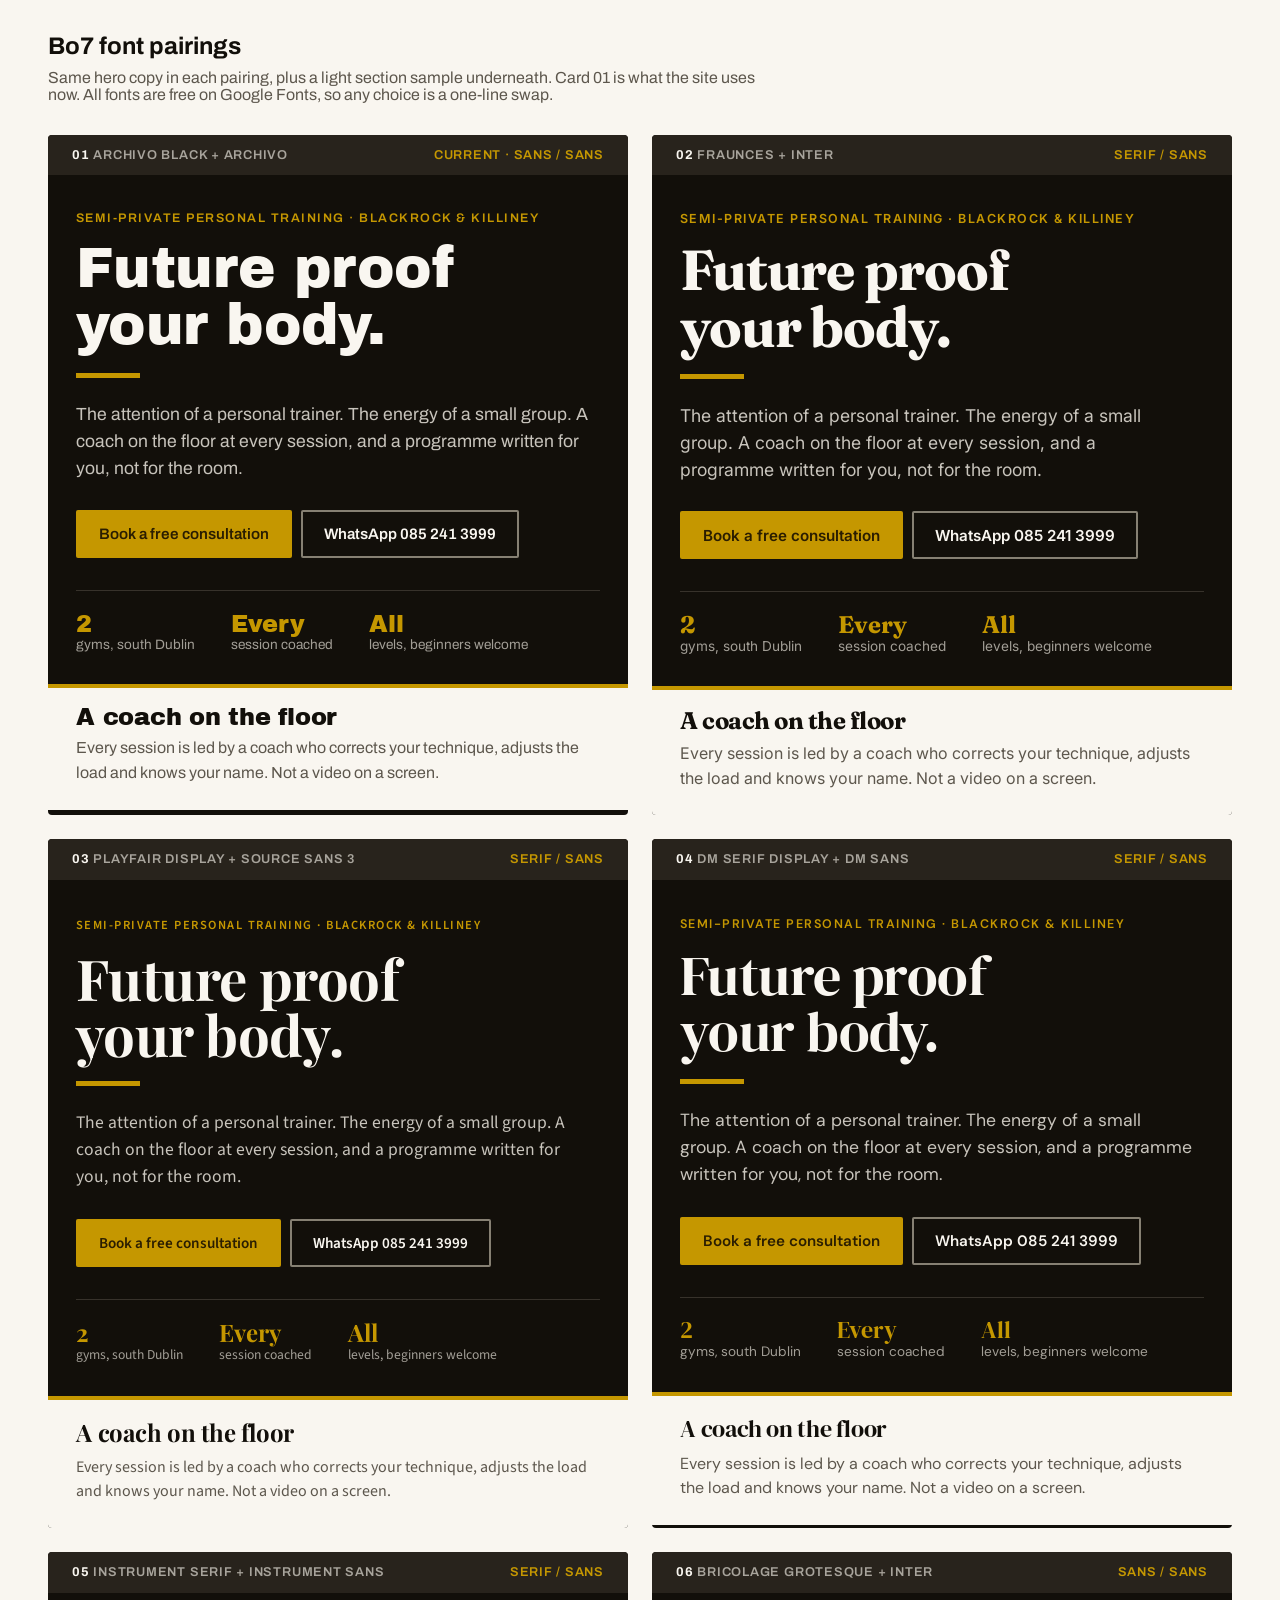
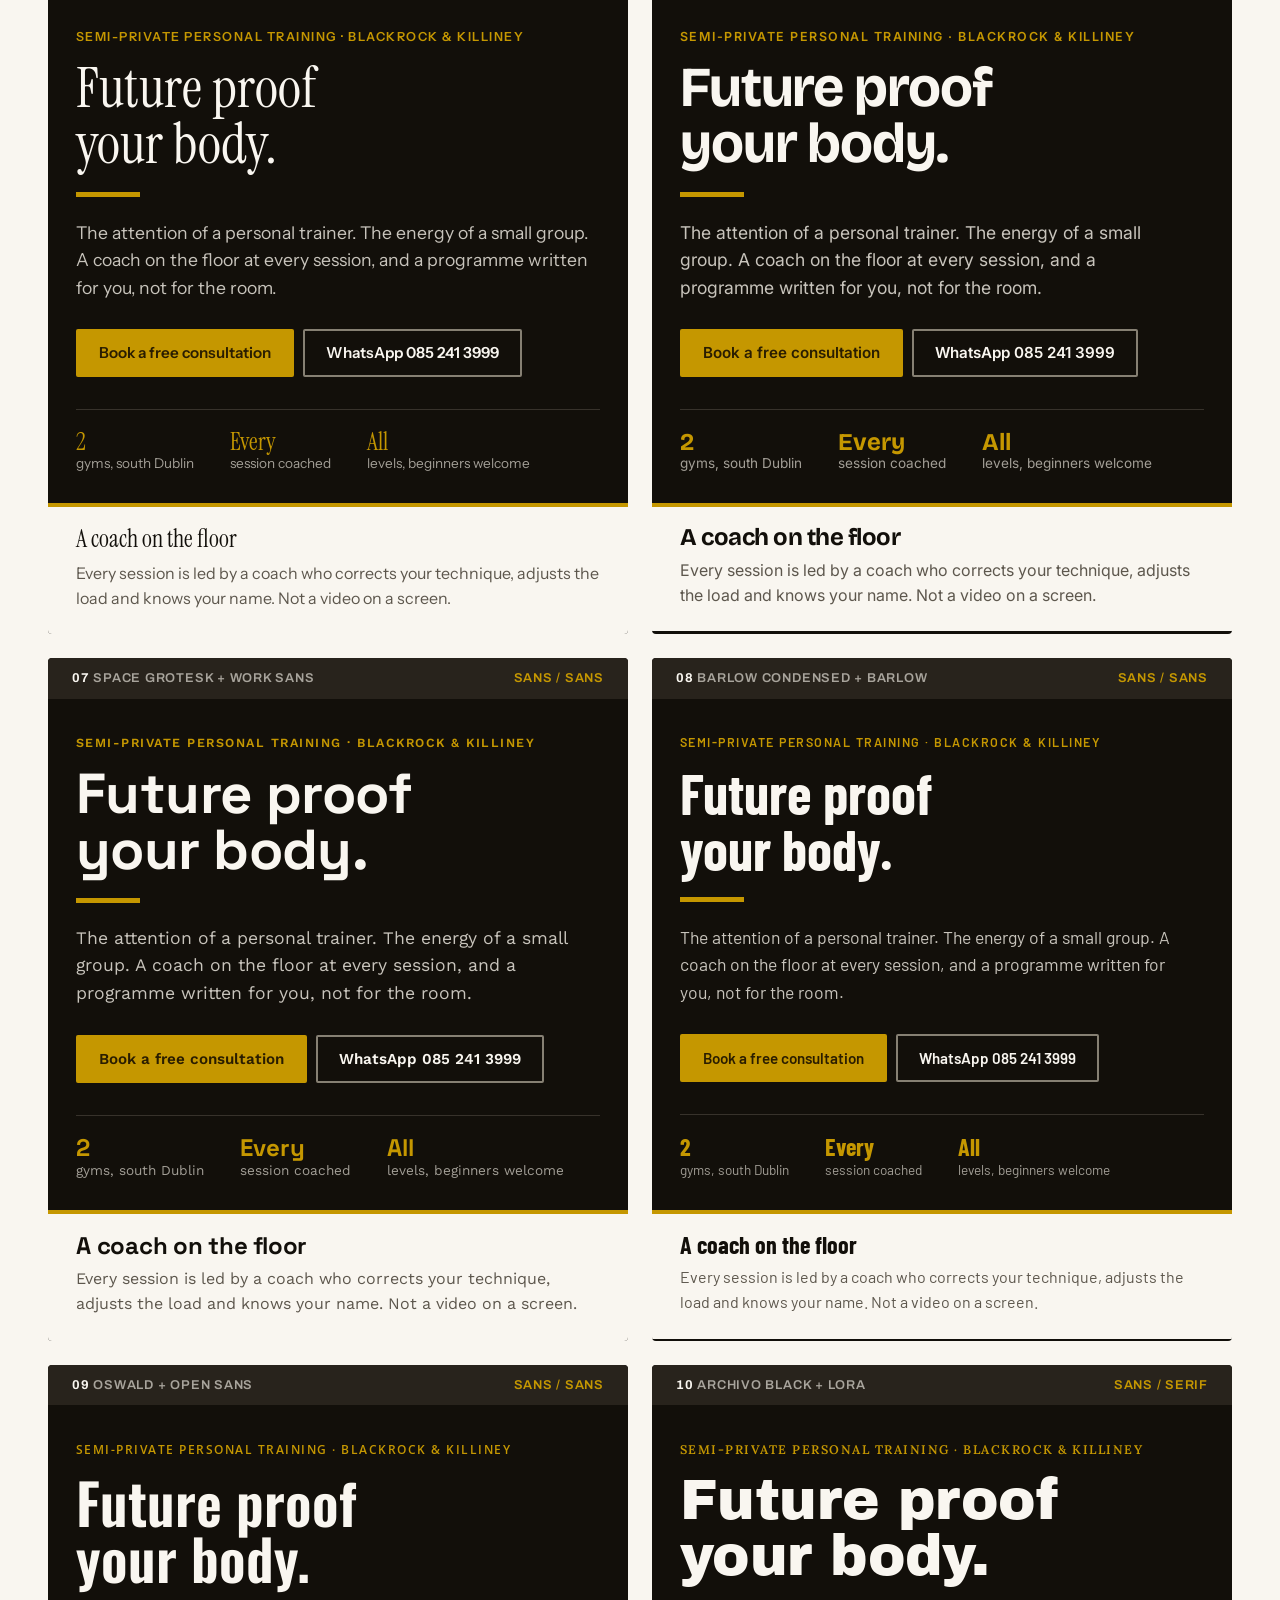
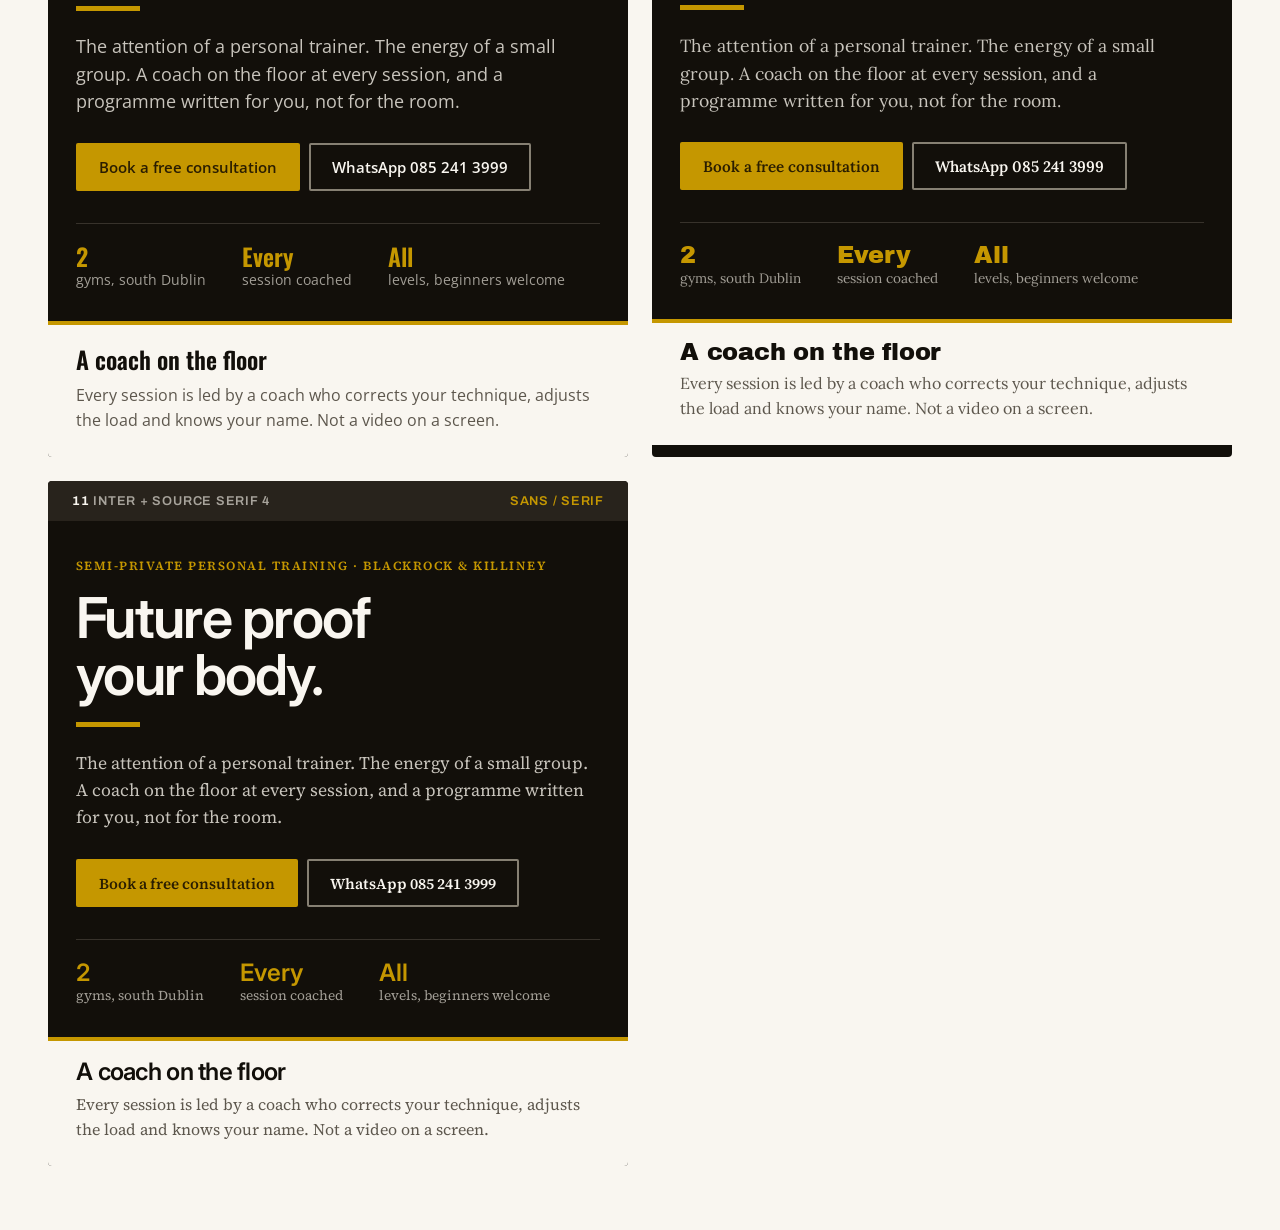
<file: site/fonts.html>
<!doctype html>
<html lang="en-IE">
<head>
<meta charset="utf-8">
<meta name="viewport" content="width=device-width, initial-scale=1">
<title>Bo7 · Font pairings</title>
<meta name="robots" content="noindex">
<link rel="preconnect" href="https://fonts.googleapis.com">
<link rel="preconnect" href="https://fonts.gstatic.com" crossorigin>
<link href="https://fonts.googleapis.com/css2?family=Archivo+Black&family=Archivo:wght@400;500;600&family=Fraunces:opsz,wght@9..144,600;9..144,700&family=Inter:wght@400;500;600&family=Playfair+Display:wght@700&family=Source+Sans+3:wght@400;600&family=DM+Serif+Display&family=DM+Sans:wght@400;500;600&family=Instrument+Serif&family=Instrument+Sans:wght@400;500;600&family=Bricolage+Grotesque:opsz,wght@12..96,700&family=Space+Grotesk:wght@700&family=Work+Sans:wght@400;500;600&family=Barlow+Condensed:wght@700&family=Barlow:wght@400;500;600&family=Oswald:wght@600&family=Open+Sans:wght@400;600&family=Lora:wght@400;500&family=Source+Serif+4:opsz,wght@8..60,400;8..60,500&display=swap" rel="stylesheet">
<style>
  :root {
    --ink: oklch(17% 0.012 80); --ink-2: oklch(26% 0.014 80);
    --paper: oklch(97.5% 0.009 85); --stone: oklch(84% 0.012 85); --muted: oklch(46% 0.018 80);
    --gold: oklch(70% 0.15 88); --gold-ink: oklch(24% 0.05 86);
  }
  * { box-sizing: border-box; }
  body { margin: 0; background: var(--paper); color: var(--ink); font-family: Archivo, sans-serif; }
  .top { padding: 2rem clamp(1rem, 4vw, 3rem) 1rem; max-width: 1320px; margin: 0 auto; }
  .top h1 { font: 700 1.5rem/1.2 Archivo, sans-serif; margin: 0 0 .5rem; }
  .top p { margin: 0; color: var(--muted); max-width: 46rem; }
  .grid { display: grid; gap: 1.5rem; padding: 1rem clamp(1rem, 4vw, 3rem) 4rem; max-width: 1320px; margin: 0 auto; grid-template-columns: 1fr; }
  @media (min-width: 900px) { .grid { grid-template-columns: 1fr 1fr; } }

  .card { background: var(--ink); color: var(--paper); border-radius: 4px; overflow: hidden; display: flex; flex-direction: column; }
  .card__label {
    display: flex; justify-content: space-between; align-items: baseline; gap: 1rem;
    padding: .75rem 1.5rem; background: var(--ink-2); font: 600 .8rem/1.3 Archivo, sans-serif; letter-spacing: .06em; text-transform: uppercase; color: oklch(72% 0.012 85);
  }
  .card__label b { color: var(--paper); }
  .card__label i { font-style: normal; color: var(--gold); }
  .hero { padding: 2.25rem 1.75rem 2rem; font-family: var(--body); }
  .eyebrow { font-size: .78rem; font-weight: 600; letter-spacing: .12em; text-transform: uppercase; color: var(--gold); margin: 0 0 1rem; }
  h2 { font-family: var(--display); font-weight: var(--display-weight, 700); font-size: clamp(2.4rem, 1.6rem + 2.4vw, 3.6rem); line-height: 1; letter-spacing: var(--display-track, -0.01em); margin: 0; text-wrap: balance; }
  h2::after { content: ""; display: block; width: 4rem; height: 5px; background: var(--gold); margin-top: 1.2rem; }
  .lede { margin: 1.4rem 0 0; max-width: 32rem; font-size: 1.1rem; line-height: 1.55; color: oklch(82% 0.012 85); }
  .actions { display: flex; flex-wrap: wrap; gap: .6rem; margin-top: 1.75rem; }
  .btn { display: inline-flex; align-items: center; min-height: 3rem; padding: 0 1.3rem; font-weight: 600; font-size: .95rem; border-radius: 2px; border: 2px solid transparent; text-decoration: none; }
  .btn--gold { background: var(--gold); color: var(--gold-ink); }
  .btn--ghost { color: var(--paper); border-color: oklch(60% 0.02 85); }
  .facts { list-style: none; padding: 1.2rem 0 0; margin: 2rem 0 0; display: flex; gap: 2.25rem; border-top: 1px solid oklch(32% 0.014 80); color: oklch(70% 0.012 85); font-size: .85rem; }
  .facts strong { display: block; font-family: var(--display); font-weight: var(--display-weight, 700); font-size: 1.5rem; color: var(--gold); line-height: 1.1; }
  .sub { padding: 1rem 1.75rem 1.5rem; background: var(--paper); color: var(--ink); font-family: var(--body); border-top: 4px solid var(--gold); }
  .sub h3 { font-family: var(--display); font-weight: var(--display-weight, 700); font-size: 1.5rem; margin: 0 0 .4rem; letter-spacing: var(--display-track, -0.01em); }
  .sub p { margin: 0; color: var(--muted); font-size: 1rem; line-height: 1.55; max-width: 34rem; }
</style>
</head>
<body>
<div class="top">
  <h1>Bo7 font pairings</h1>
  <p>Same hero copy in each pairing, plus a light section sample underneath. Card 01 is what the site uses now. All fonts are free on Google Fonts, so any choice is a one-line swap.</p>
</div>

<div class="grid" id="grid"></div>

<template id="card">
  <article class="card">
    <div class="card__label"><span><b class="n"></b> <span class="names"></span></span><i class="kind"></i></div>
    <div class="hero">
      <p class="eyebrow">Semi-private personal training · Blackrock & Killiney</p>
      <h2>Future proof<br>your body.</h2>
      <p class="lede">The attention of a personal trainer. The energy of a small group. A coach on the floor at every session, and a programme written for you, not for the room.</p>
      <div class="actions"><a class="btn btn--gold" href="#">Book a free consultation</a><a class="btn btn--ghost" href="#">WhatsApp 085 241 3999</a></div>
      <ul class="facts"><li><strong>2</strong> gyms, south Dublin</li><li><strong>Every</strong> session coached</li><li><strong>All</strong> levels, beginners welcome</li></ul>
    </div>
    <div class="sub">
      <h3>A coach on the floor</h3>
      <p>Every session is led by a coach who corrects your technique, adjusts the load and knows your name. Not a video on a screen.</p>
    </div>
  </article>
</template>

<script>
  const pairs = [
    { d: '"Archivo Black"', b: 'Archivo', w: 400, kind: 'current · sans / sans' },
    { d: 'Fraunces', b: 'Inter', w: 700, kind: 'serif / sans', track: '-0.02em' },
    { d: '"Playfair Display"', b: '"Source Sans 3"', w: 700, kind: 'serif / sans' },
    { d: '"DM Serif Display"', b: '"DM Sans"', w: 400, kind: 'serif / sans' },
    { d: '"Instrument Serif"', b: '"Instrument Sans"', w: 400, kind: 'serif / sans', track: '0' },
    { d: '"Bricolage Grotesque"', b: 'Inter', w: 700, kind: 'sans / sans', track: '-0.02em' },
    { d: '"Space Grotesk"', b: '"Work Sans"', w: 700, kind: 'sans / sans' },
    { d: '"Barlow Condensed"', b: 'Barlow', w: 700, kind: 'sans / sans', track: '0' },
    { d: 'Oswald', b: '"Open Sans"', w: 600, kind: 'sans / sans', track: '0' },
    { d: '"Archivo Black"', b: 'Lora', w: 400, kind: 'sans / serif' },
    { d: 'Inter', b: '"Source Serif 4"', w: 600, kind: 'sans / serif', track: '-0.03em' },
  ];
  const grid = document.getElementById('grid'), tpl = document.getElementById('card');
  pairs.forEach((p, i) => {
    const el = tpl.content.cloneNode(true);
    const card = el.querySelector('.card');
    card.style.setProperty('--display', p.d);
    card.style.setProperty('--body', p.b);
    card.style.setProperty('--display-weight', p.w);
    if (p.track) card.style.setProperty('--display-track', p.track);
    el.querySelector('.n').textContent = String(i + 1).padStart(2, '0');
    el.querySelector('.names').textContent = `${p.d.replace(/"/g, '')} + ${p.b.replace(/"/g, '')}`;
    el.querySelector('.kind').textContent = p.kind;
    grid.appendChild(el);
  });
</script>
</body>
</html>
</file>
